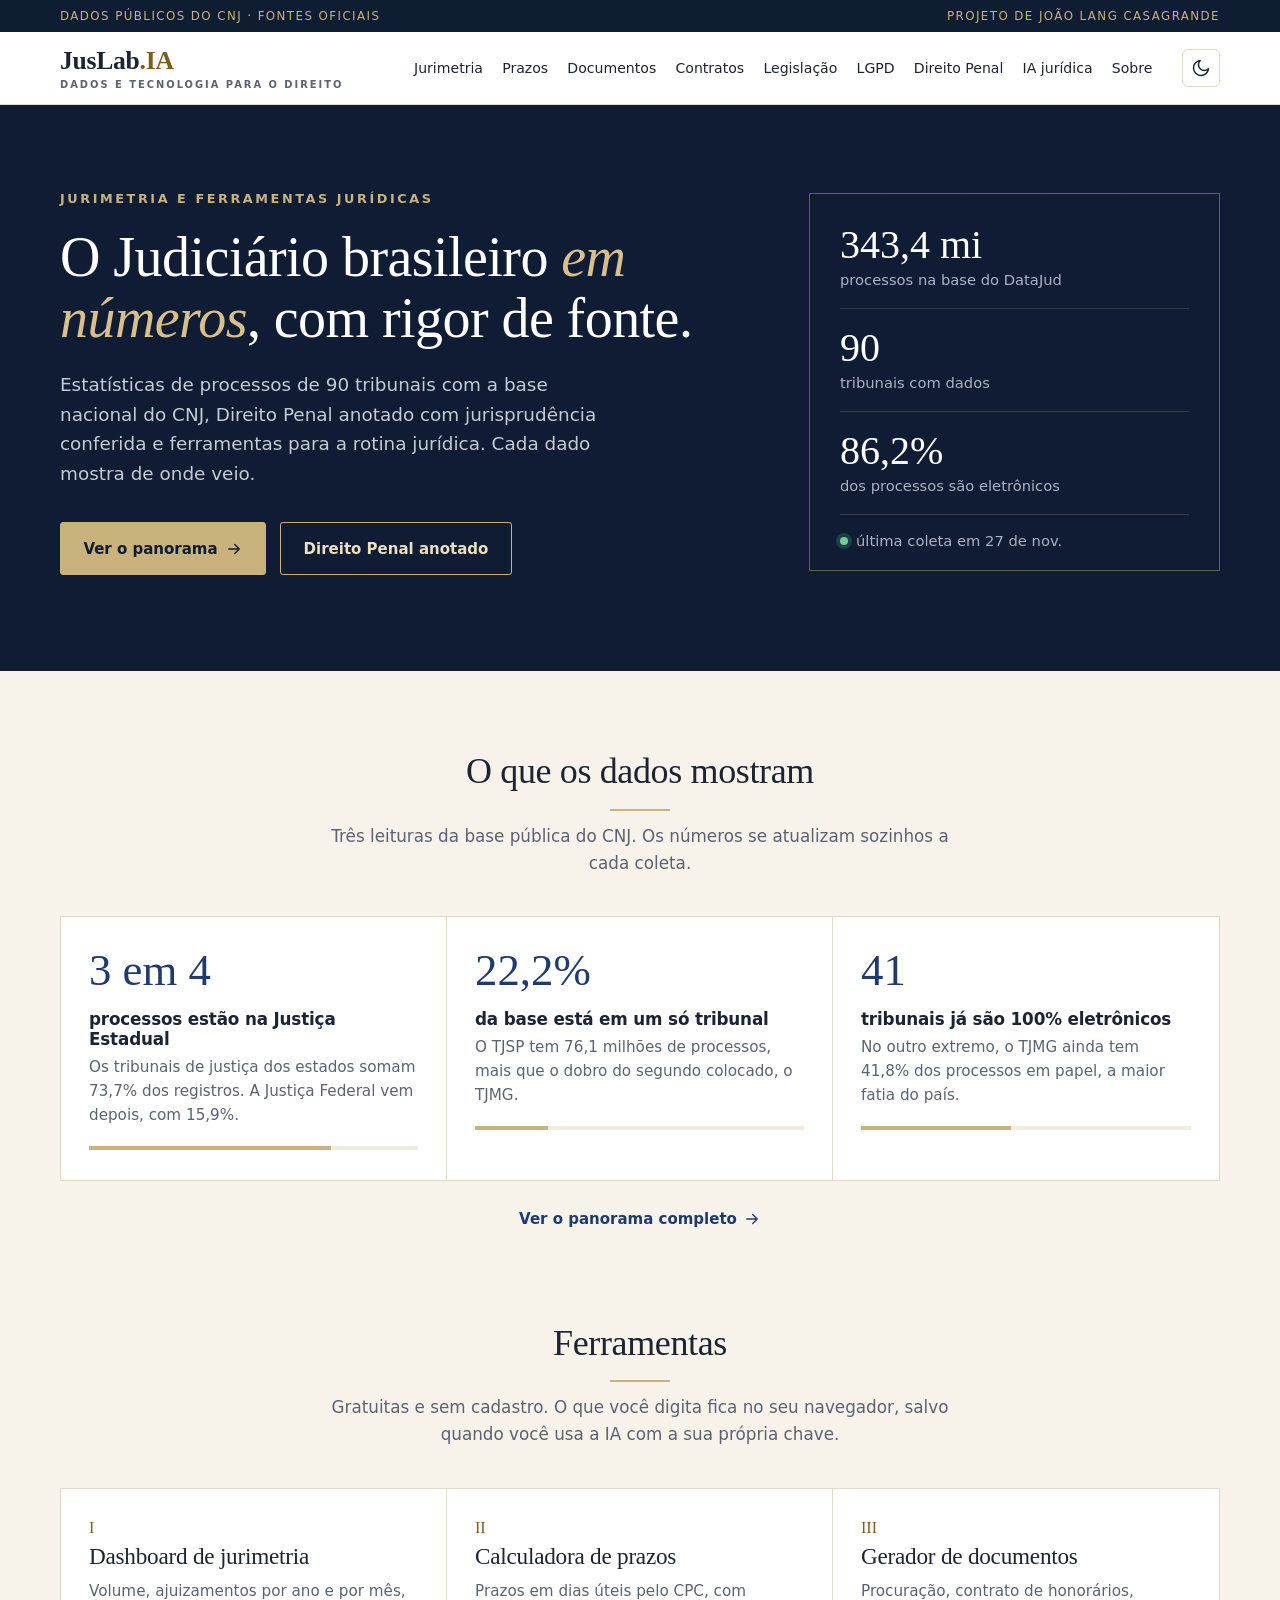
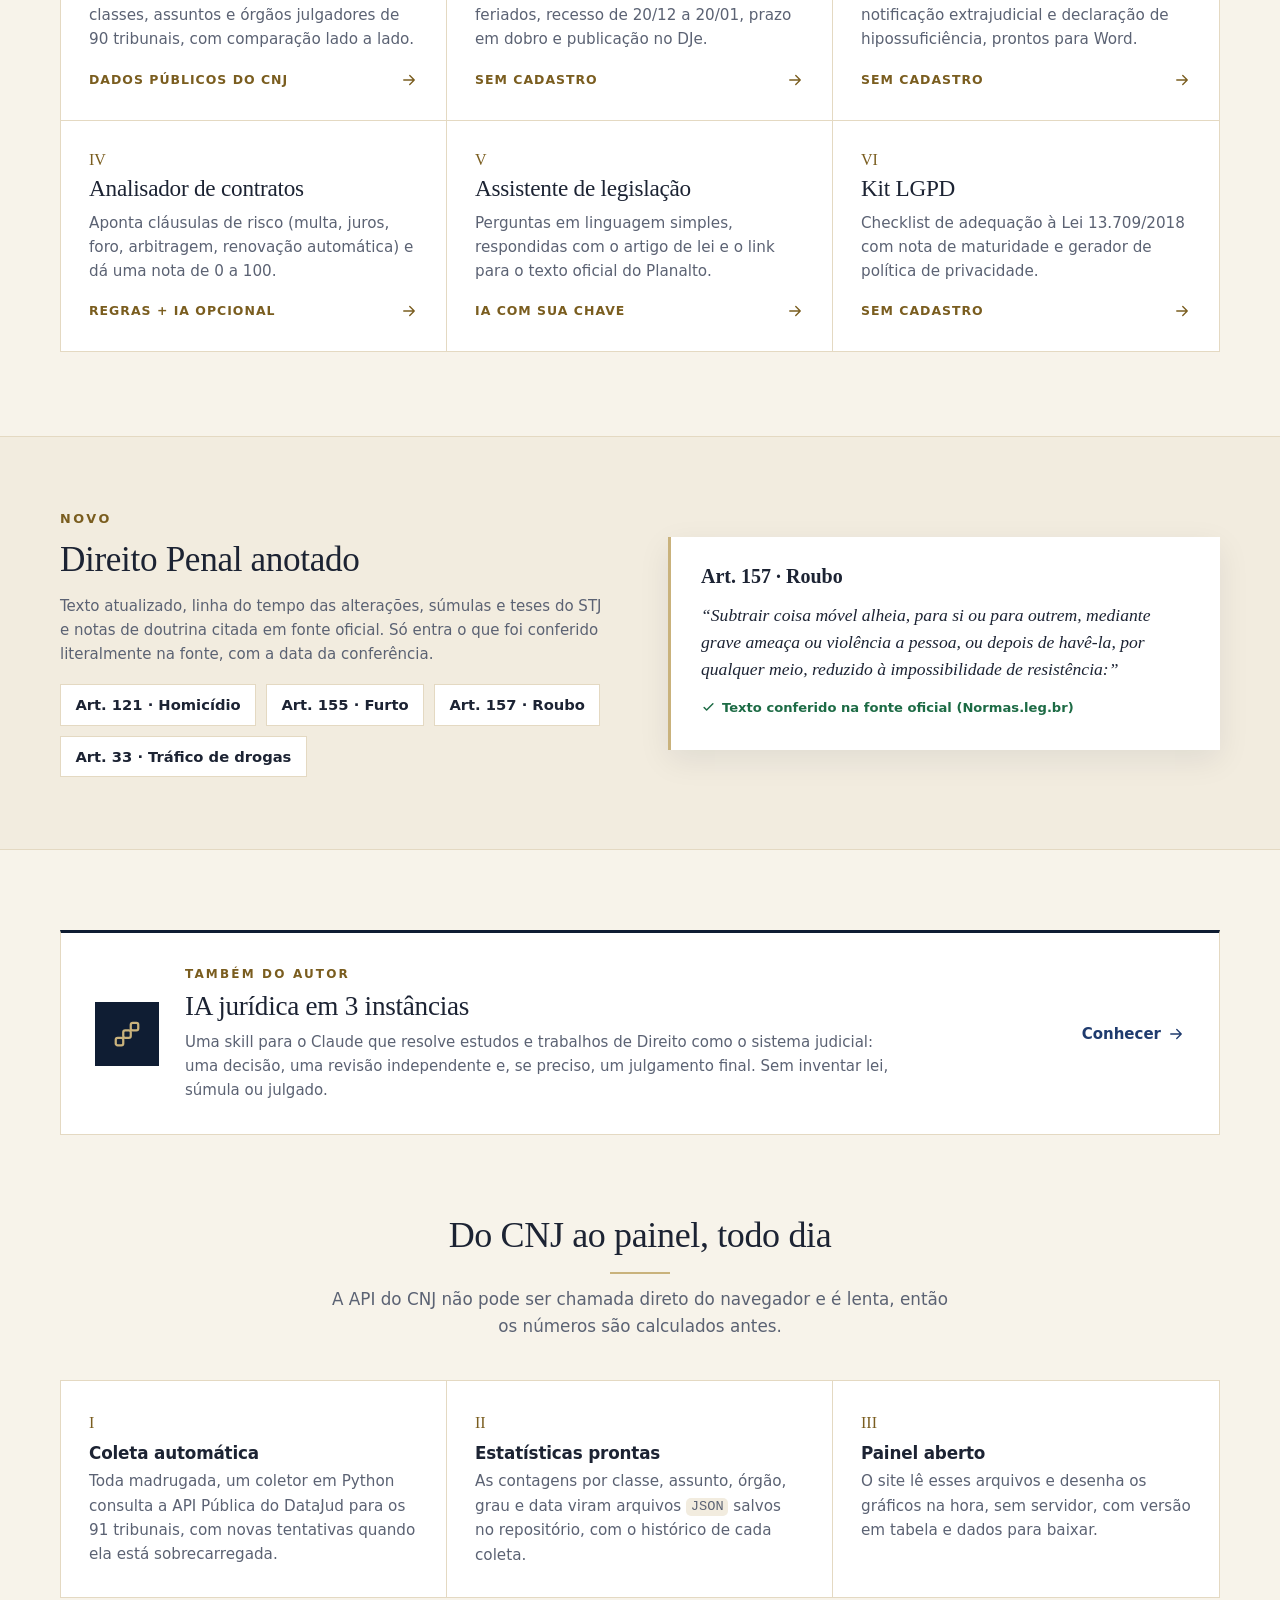
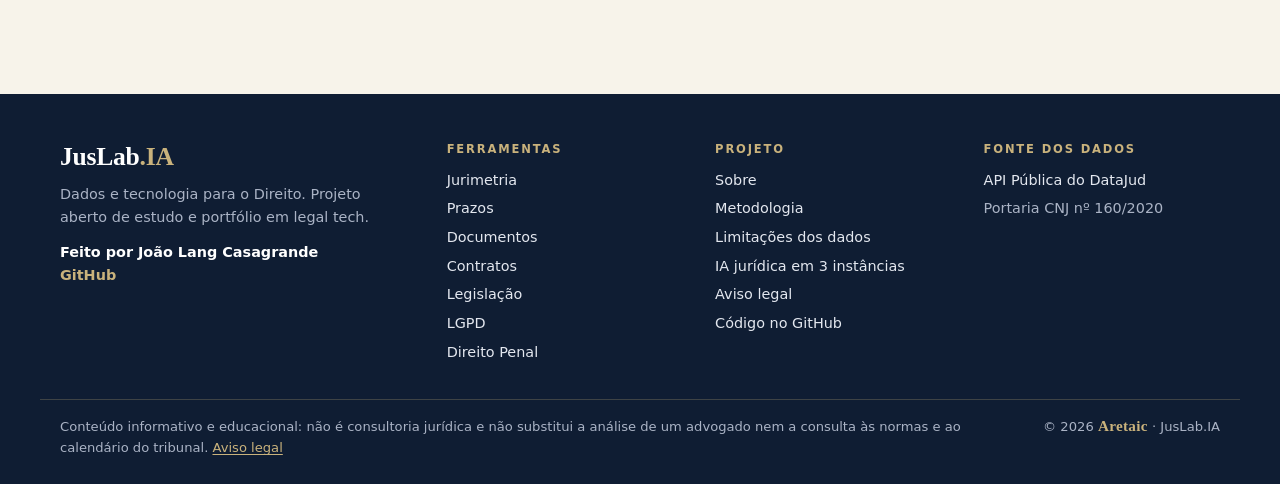
<file: index.html>
<!doctype html>
<html lang="pt-BR">
<head>
  <meta charset="utf-8">
  <meta name="viewport" content="width=device-width, initial-scale=1">
  <title>JusLab.IA · Dados e tecnologia para o Direito</title>
  <meta name="description" content="Ferramentas jurídicas abertas: jurimetria com dados do CNJ, calculadora de prazos do CPC, gerador de documentos, analisador de contratos, assistente de legislação e kit LGPD.">
  <link rel="canonical" href="https://langcasagrande.github.io/dashboard-jurimetria/">
  <meta property="og:type" content="website">
  <meta property="og:locale" content="pt_BR">
  <meta property="og:site_name" content="JusLab.IA">
  <meta property="og:title" content="JusLab.IA · Dados e tecnologia para o Direito">
  <meta property="og:description" content="Ferramentas jurídicas abertas: jurimetria com dados do CNJ, calculadora de prazos do CPC, gerador de documentos, analisador de contratos, assistente de legislação e kit LGPD.">
  <meta property="og:url" content="https://langcasagrande.github.io/dashboard-jurimetria/">
  <meta property="og:image" content="https://langcasagrande.github.io/dashboard-jurimetria/assets/og.png">
  <meta property="og:image:width" content="1200">
  <meta property="og:image:height" content="630">
  <meta property="og:image:alt" content="JusLab.IA: jurimetria com dados públicos do CNJ">
  <meta name="twitter:card" content="summary_large_image">
  <script>try{const t=localStorage.getItem('tema');if(t)document.documentElement.dataset.theme=t}catch(e){}</script>
  <link rel="stylesheet" href="assets/css/style.css">
  <link rel="stylesheet" href="assets/css/inicio.css">
</head>
<body data-base="./" data-page="inicio">
  <section class="hero-esc" aria-labelledby="titulo-inicio">
    <div class="hero">
      <div>
        <span class="sobretitulo">Jurimetria e ferramentas jurídicas</span>
        <h1 id="titulo-inicio">O Judiciário brasileiro <em>em números</em>, com rigor de fonte.</h1>
        <p class="lead">Estatísticas de processos de <span data-campo="tribunais">90</span> tribunais com a base nacional do CNJ, Direito Penal anotado com jurisprudência conferida e ferramentas para a rotina jurídica. Cada dado mostra de onde veio.</p>
        <div class="btns">
          <a class="btn ouro" href="jurimetria/">Ver o panorama <span data-icone="seta"></span></a>
          <a class="btn contorno" href="lei-anotada/">Direito Penal anotado</a>
        </div>
      </div>
      <a class="quadro" href="jurimetria/" aria-label="Abrir o dashboard de jurimetria">
        <div><b data-campo="total-curto">329,5 mi</b><span>processos na base do DataJud</span></div>
        <div><b data-campo="tribunais">90</b><span>tribunais com dados</span></div>
        <div><b data-campo="eletronico">85,3%</b><span>dos processos são eletrônicos</span></div>
        <p class="vivo"><i></i><span data-campo="atualizacao">atualização automática todos os dias</span></p>
      </a>
    </div>
  </section>

  <main id="conteudo">
   <div class="w">
    <section class="sec">
      <h2 class="centro">O que os dados mostram</h2><span class="orn" aria-hidden="true"></span>
      <p class="intro centro">Três leituras da base pública do CNJ. Os números se atualizam sozinhos a cada coleta.</p>
      <div class="achados" data-campo="achados">
        <article class="achado"><b>3 em 4</b><h3>processos estão na Justiça Estadual</h3><p>Os tribunais de justiça dos estados concentram a maior parte dos registros.</p></article>
        <article class="achado"><b>23,1%</b><h3>da base está em um só tribunal</h3><p>O TJSP é, de longe, o maior tribunal da base.</p></article>
        <article class="achado"><b>41</b><h3>tribunais já são 100% eletrônicos</h3><p>Outros ainda guardam parte dos processos em papel.</p></article>
      </div>
      <p class="centro"><a class="mais" href="jurimetria/">Ver o panorama completo <span data-icone="seta"></span></a></p>
    </section>

    <section class="sec" id="ferramentas">
      <h2 class="centro">Ferramentas</h2><span class="orn" aria-hidden="true"></span>
      <p class="intro centro">Gratuitas e sem cadastro. O que você digita fica no seu navegador, salvo quando você usa a IA com a sua própria chave.</p>
      <div class="ferramentas" data-campo="ferramentas"></div>
    </section>
   </div>

  <section class="penal" aria-labelledby="titulo-penal">
    <div class="penal-in">
      <div>
        <span class="sobretitulo">Novo</span>
        <h2 id="titulo-penal">Direito Penal anotado</h2>
        <p>Texto atualizado, linha do tempo das alterações, súmulas e teses do STJ e notas de doutrina citada em fonte oficial. Só entra o que foi conferido literalmente na fonte, com a data da conferência.</p>
        <ul class="lista-artigos" data-campo="artigos">
          <li><a href="lei-anotada/?artigo=cp-121">Art. 121 · Homicídio</a></li>
          <li><a href="lei-anotada/?artigo=cp-157">Art. 157 · Roubo</a></li>
        </ul>
      </div>
      <a class="artigo-cartao" href="lei-anotada/?artigo=cp-157">
        <span class="t">Art. 157 · Roubo</span>
        <q>Subtrair coisa móvel alheia, para si ou para outrem, mediante grave ameaça ou violência a pessoa, ou depois de havê-la, por qualquer meio, reduzido à impossibilidade de resistência:</q>
        <span class="s"><span data-icone="check"></span>Texto conferido na fonte oficial (Normas.leg.br)</span>
      </a>
    </div>
  </section>

  <div class="w">
    <section class="sec">
      <a class="destaque-ia" href="ia-juridica/">
        <div class="ic" data-icone="instancias"></div>
        <div><span class="rotulo-sec">Também do autor</span><h2>IA jurídica em 3 instâncias</h2>
          <p>Uma skill para o Claude que resolve estudos e trabalhos de Direito como o sistema judicial: uma decisão, uma revisão independente e, se preciso, um julgamento final. Sem inventar lei, súmula ou julgado.</p></div>
        <span class="ir">Conhecer <span data-icone="seta"></span></span>
      </a>
    </section>

    <section class="sec">
      <h2 class="centro">Do CNJ ao painel, todo dia</h2><span class="orn" aria-hidden="true"></span>
      <p class="intro centro">A API do CNJ não pode ser chamada direto do navegador e é lenta, então os números são calculados antes.</p>
      <div class="passos">
        <div class="passo"><span class="n">I</span><h3>Coleta automática</h3><p>Toda madrugada, um coletor em Python consulta a API Pública do DataJud para os 91 tribunais, com novas tentativas quando ela está sobrecarregada.</p></div>
        <div class="passo"><span class="n">II</span><h3>Estatísticas prontas</h3><p>As contagens por classe, assunto, órgão, grau e data viram arquivos <code>JSON</code> salvos no repositório, com o histórico de cada coleta.</p></div>
        <div class="passo"><span class="n">III</span><h3>Painel aberto</h3><p>O site lê esses arquivos e desenha os gráficos na hora, sem servidor, com versão em tabela e dados para baixar.</p></div>
      </div>
    </section>
  </div>
  </main>
  <script src="assets/js/common.js"></script>
  <script src="assets/js/inicio.js"></script>
</body>
</html>
</file>
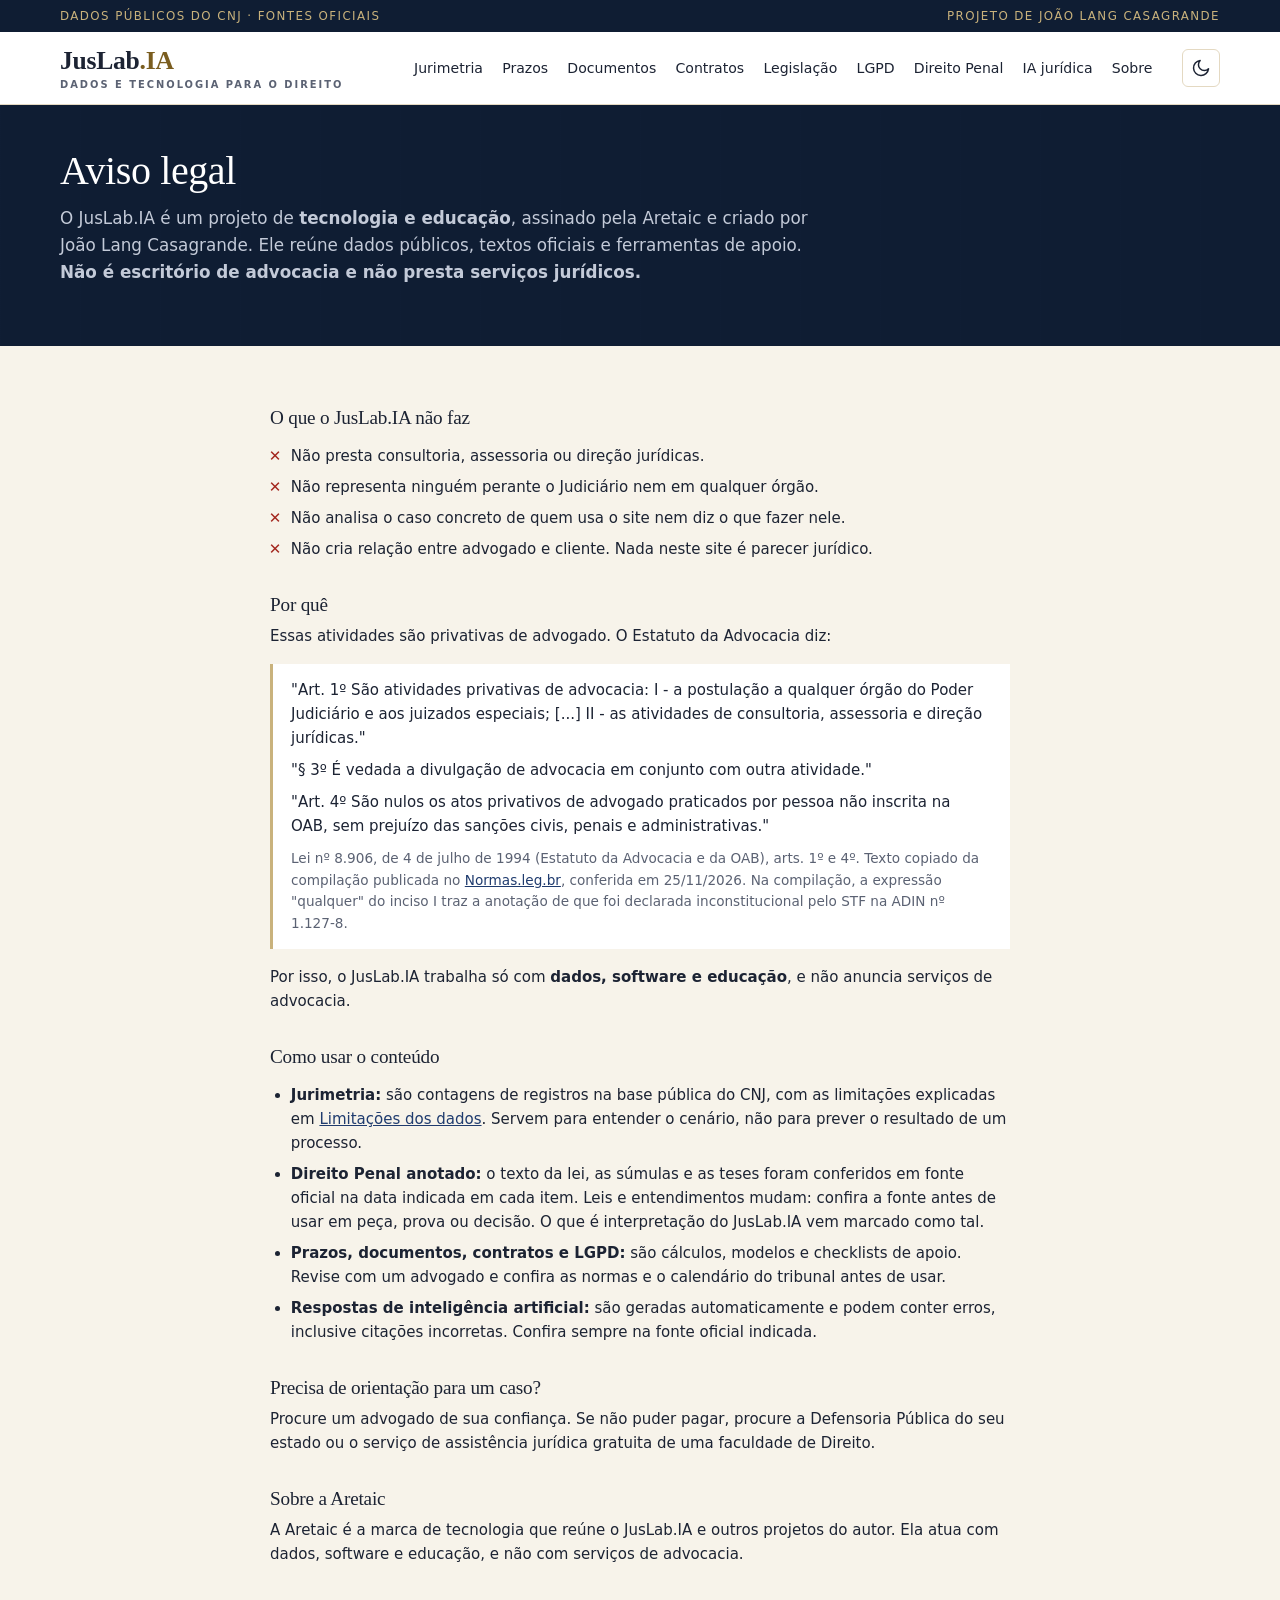
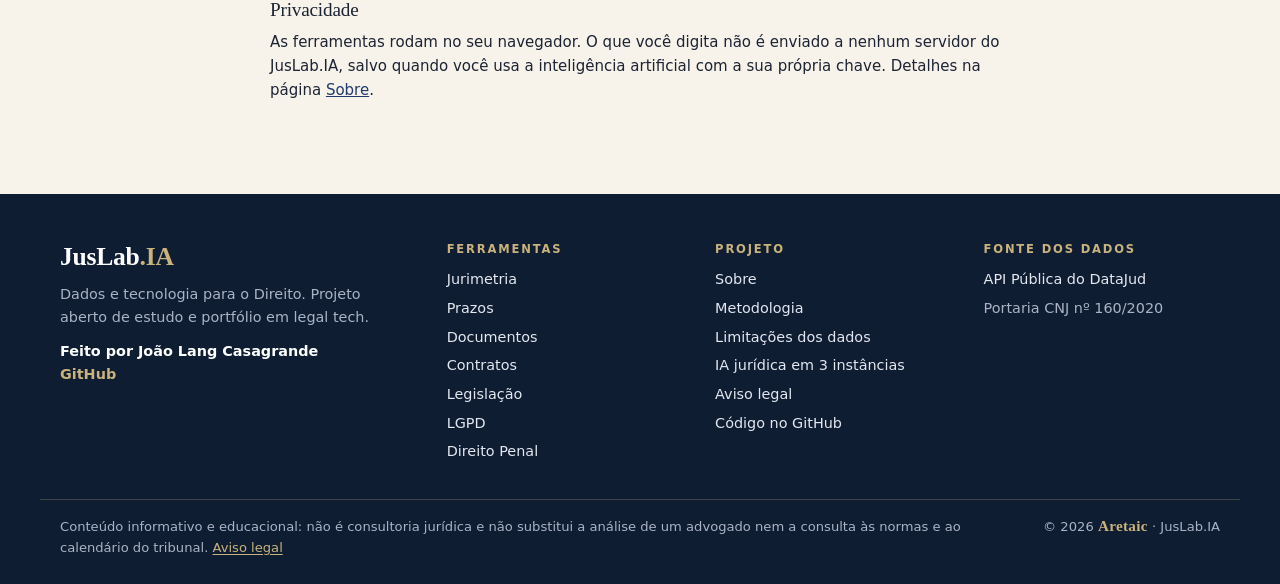
<file: aviso-legal/index.html>
<!doctype html>
<html lang="pt-BR">
<head>
  <meta charset="utf-8">
  <meta name="viewport" content="width=device-width, initial-scale=1">
  <title>Aviso legal</title>
  <meta name="description" content="O JusLab.IA é um projeto de tecnologia e educação: reúne dados públicos, textos oficiais e ferramentas de apoio. Não presta consultoria, assessoria nem qualquer serviço de advocacia.">
  <link rel="canonical" href="https://langcasagrande.github.io/dashboard-jurimetria/aviso-legal/">
  <meta property="og:type" content="website">
  <meta property="og:locale" content="pt_BR">
  <meta property="og:site_name" content="JusLab.IA">
  <meta property="og:title" content="Aviso legal · JusLab.IA">
  <meta property="og:description" content="O JusLab.IA é um projeto de tecnologia e educação. Não presta consultoria, assessoria nem qualquer serviço de advocacia.">
  <meta property="og:url" content="https://langcasagrande.github.io/dashboard-jurimetria/aviso-legal/">
  <meta property="og:image" content="https://langcasagrande.github.io/dashboard-jurimetria/assets/og.png">
  <meta property="og:image:width" content="1200">
  <meta property="og:image:height" content="630">
  <meta property="og:image:alt" content="JusLab.IA: dados e tecnologia para o Direito">
  <meta name="twitter:card" content="summary_large_image">
  <script>try{const t=localStorage.getItem('tema');if(t)document.documentElement.dataset.theme=t}catch(e){}</script>
  <link rel="stylesheet" href="../assets/css/style.css">
  <style>
    .prosa { max-width: 780px; }
    .prosa h2 { margin-top: 2rem; scroll-margin-top: 80px; }
    .prosa ul { padding-left: 1.3rem; }
    .prosa li { margin-bottom: .45rem; }
    .lei-citada { margin: 1rem 0; padding: 14px 18px; border-left: 3px solid var(--ouro-claro); background: var(--surface); }
    .lei-citada p { margin: 0 0 .5rem; }
    .lei-citada cite { display: block; font-style: normal; font-size: .85rem; color: var(--muted); margin-top: .6rem; }
    .nao-faz li::marker { content: "✕  "; color: var(--bad); }
  </style>
</head>
<body data-base="../" data-page="aviso-legal">
  <main class="prosa">
    <section class="page-head">
      <h1>Aviso legal</h1>
      <p>O JusLab.IA é um projeto de <strong>tecnologia e educação</strong>, assinado pela Aretaic e criado por João Lang Casagrande. Ele reúne dados públicos, textos oficiais e ferramentas de apoio. <strong>Não é escritório de advocacia e não presta serviços jurídicos.</strong></p>
    </section>

    <h2 id="nao-faz">O que o JusLab.IA não faz</h2>
    <ul class="nao-faz">
      <li>Não presta consultoria, assessoria ou direção jurídicas.</li>
      <li>Não representa ninguém perante o Judiciário nem em qualquer órgão.</li>
      <li>Não analisa o caso concreto de quem usa o site nem diz o que fazer nele.</li>
      <li>Não cria relação entre advogado e cliente. Nada neste site é parecer jurídico.</li>
    </ul>

    <h2 id="por-que">Por quê</h2>
    <p>Essas atividades são privativas de advogado. O Estatuto da Advocacia diz:</p>
    <div class="lei-citada">
      <p>"Art. 1º São atividades privativas de advocacia: I - a postulação a qualquer órgão do Poder Judiciário e aos juizados especiais; [...] II - as atividades de consultoria, assessoria e direção jurídicas."</p>
      <p>"§ 3º É vedada a divulgação de advocacia em conjunto com outra atividade."</p>
      <p>"Art. 4º São nulos os atos privativos de advogado praticados por pessoa não inscrita na OAB, sem prejuízo das sanções civis, penais e administrativas."</p>
      <cite>Lei nº 8.906, de 4 de julho de 1994 (Estatuto da Advocacia e da OAB), arts. 1º e 4º. Texto copiado da compilação publicada no <a href="https://normas.leg.br/?urn=urn:lex:br:federal:lei:1994-07-04;8906" rel="noopener" target="_blank">Normas.leg.br</a>, conferida em 25/11/2026. Na compilação, a expressão "qualquer" do inciso I traz a anotação de que foi declarada inconstitucional pelo STF na ADIN nº 1.127-8.</cite>
    </div>
    <p>Por isso, o JusLab.IA trabalha só com <strong>dados, software e educação</strong>, e não anuncia serviços de advocacia.</p>

    <h2 id="como-usar">Como usar o conteúdo</h2>
    <ul>
      <li><strong>Jurimetria:</strong> são contagens de registros na base pública do CNJ, com as limitações explicadas em <a href="../sobre/#limitacoes">Limitações dos dados</a>. Servem para entender o cenário, não para prever o resultado de um processo.</li>
      <li><strong>Direito Penal anotado:</strong> o texto da lei, as súmulas e as teses foram conferidos em fonte oficial na data indicada em cada item. Leis e entendimentos mudam: confira a fonte antes de usar em peça, prova ou decisão. O que é interpretação do JusLab.IA vem marcado como tal.</li>
      <li><strong>Prazos, documentos, contratos e LGPD:</strong> são cálculos, modelos e checklists de apoio. Revise com um advogado e confira as normas e o calendário do tribunal antes de usar.</li>
      <li><strong>Respostas de inteligência artificial:</strong> são geradas automaticamente e podem conter erros, inclusive citações incorretas. Confira sempre na fonte oficial indicada.</li>
    </ul>

    <h2 id="caso-concreto">Precisa de orientação para um caso?</h2>
    <p>Procure um advogado de sua confiança. Se não puder pagar, procure a Defensoria Pública do seu estado ou o serviço de assistência jurídica gratuita de uma faculdade de Direito.</p>

    <h2 id="aretaic">Sobre a Aretaic</h2>
    <p>A Aretaic é a marca de tecnologia que reúne o JusLab.IA e outros projetos do autor. Ela atua com dados, software e educação, e não com serviços de advocacia.</p>

    <h2 id="privacidade">Privacidade</h2>
    <p>As ferramentas rodam no seu navegador. O que você digita não é enviado a nenhum servidor do JusLab.IA, salvo quando você usa a inteligência artificial com a sua própria chave. Detalhes na página <a href="../sobre/">Sobre</a>.</p>
  </main>
  <script src="../assets/js/common.js"></script>
</body>
</html>
</file>
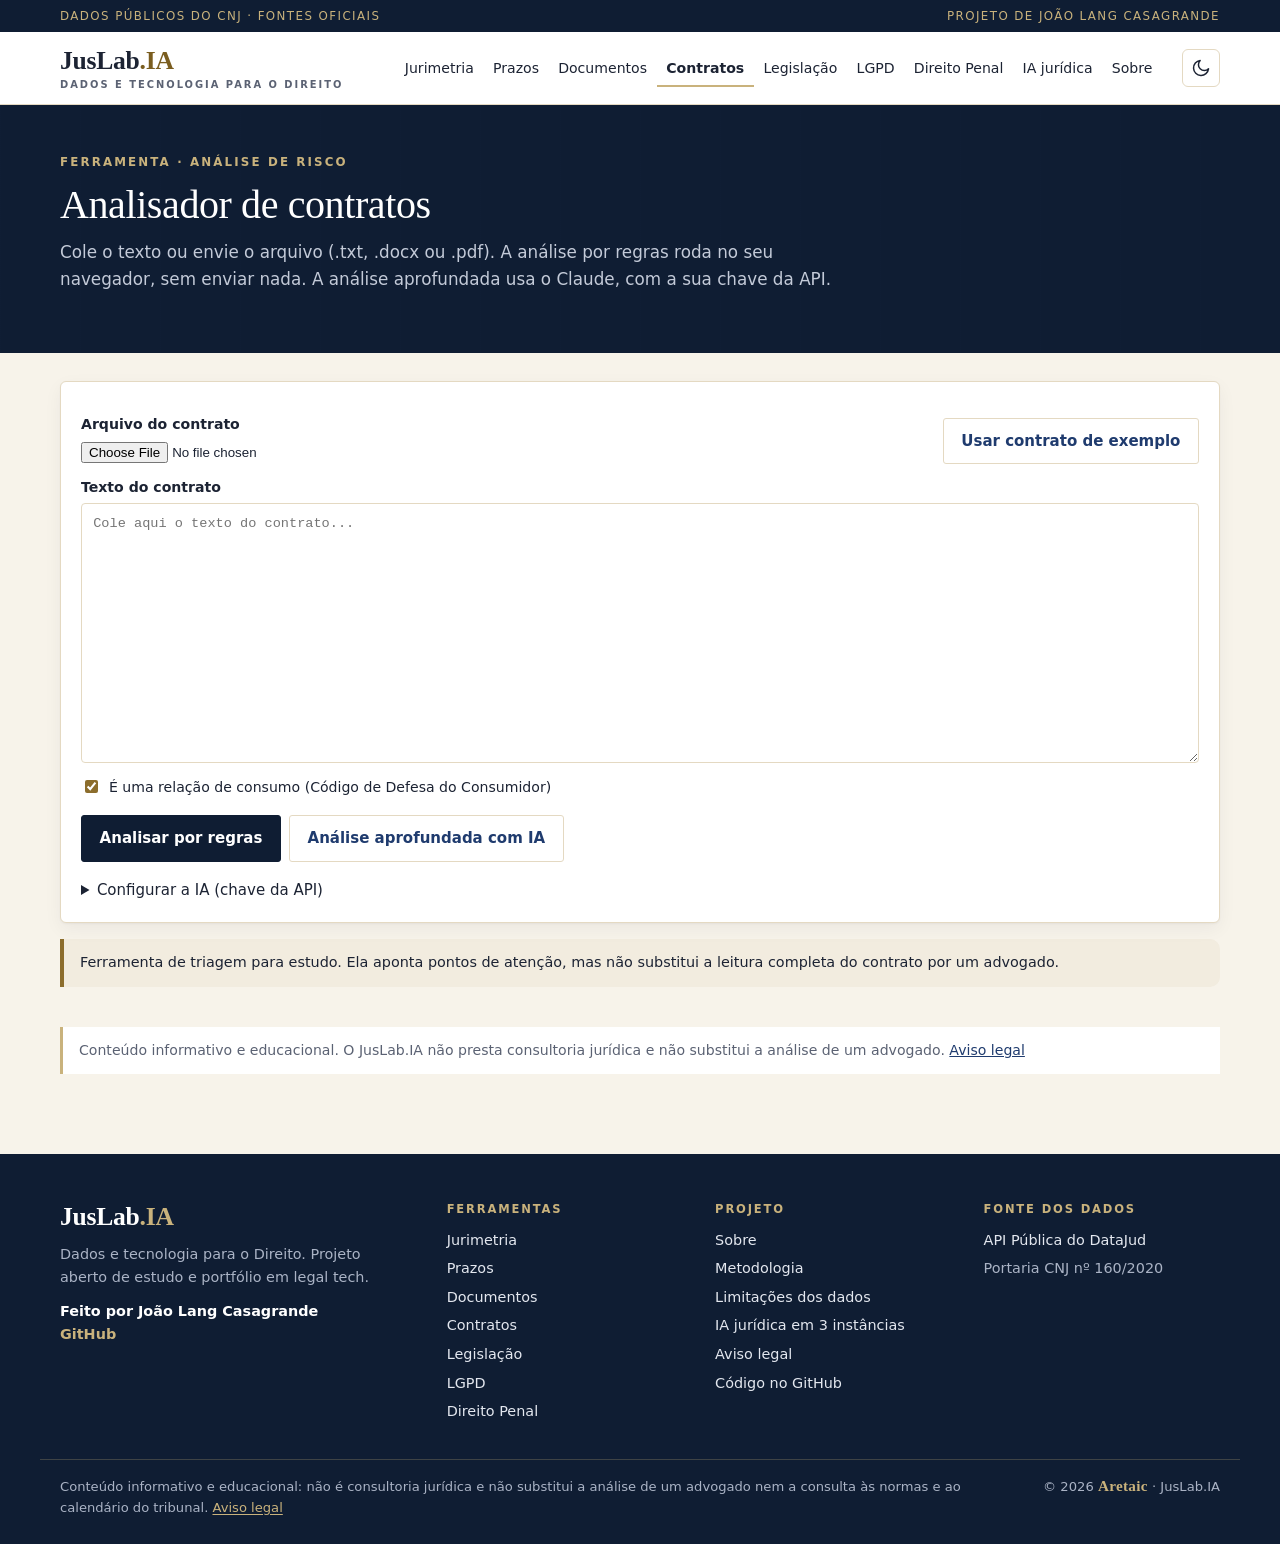
<file: contratos/index.html>
<!doctype html>
<html lang="pt-BR">
<head>
  <meta charset="utf-8">
  <meta name="viewport" content="width=device-width, initial-scale=1">
  <title>Analisador de Contratos</title>
  <meta name="description" content="Aponta cláusulas de risco em contratos (multa, juros, renovação automática, foro, arbitragem, limitação de responsabilidade) com fundamento legal e sugestão de redação.">
  <link rel="canonical" href="https://langcasagrande.github.io/dashboard-jurimetria/contratos/">
  <meta property="og:type" content="website">
  <meta property="og:locale" content="pt_BR">
  <meta property="og:site_name" content="JusLab.IA">
  <meta property="og:title" content="Analisador de Contratos · JusLab.IA">
  <meta property="og:description" content="Aponta cláusulas de risco em contratos (multa, juros, renovação automática, foro, arbitragem, limitação de responsabilidade) com fundamento legal e sugestão de redação.">
  <meta property="og:url" content="https://langcasagrande.github.io/dashboard-jurimetria/contratos/">
  <meta property="og:image" content="https://langcasagrande.github.io/dashboard-jurimetria/assets/og.png">
  <meta property="og:image:width" content="1200">
  <meta property="og:image:height" content="630">
  <meta property="og:image:alt" content="JusLab.IA: jurimetria com dados públicos do CNJ">
  <meta name="twitter:card" content="summary_large_image">
  <script>try{const t=localStorage.getItem('tema');if(t)document.documentElement.dataset.theme=t}catch(e){}</script>
  <link rel="stylesheet" href="../assets/css/style.css">
  <style>
    #texto { min-height: 260px; font-family: var(--mono); font-size: .85rem; }
    .score { display: flex; align-items: center; gap: 18px; flex-wrap: wrap; }
    .gauge { --v: 0; --c: var(--ok); width: 110px; height: 110px; border-radius: 50%; display: grid; place-items: center; flex: none;
      background: conic-gradient(var(--c) calc(var(--v) * 1%), var(--surface-2) 0); }
    .gauge span { width: 84px; height: 84px; border-radius: 50%; background: var(--surface); display: grid; place-items: center; font-size: 1.6rem; font-weight: 700; }
    .counts { display: flex; gap: 8px; flex-wrap: wrap; }
    .finding { border: 1px solid var(--border); border-left-width: 4px; border-radius: 8px; padding: 12px 14px; margin-bottom: 10px; background: var(--surface); }
    .finding.alto { border-left-color: var(--bad); } .finding.medio { border-left-color: var(--warn); }
    .finding.baixo { border-left-color: var(--primary); } .finding.info { border-left-color: var(--ok); }
    .finding h3 { display: flex; gap: 8px; align-items: center; flex-wrap: wrap; margin-bottom: .35rem; }
    .finding blockquote { overflow-wrap: anywhere; margin: .5rem 0; padding: .4rem .7rem; background: var(--surface-2); border-radius: 6px; font-size: .88rem; cursor: pointer; }
    .finding .meta { font-size: .85rem; color: var(--muted); margin: .25rem 0 0; }
    .marked { overflow-wrap: anywhere; white-space: pre-wrap; font-size: .9rem; line-height: 1.7; max-height: 520px; overflow: auto; padding: 12px; background: var(--surface-2); border-radius: 8px; }
    mark { border-radius: 3px; padding: 0 1px; color: inherit; }
    mark.alto { background: var(--bad-soft); outline: 1px solid var(--bad); }
    mark.medio { background: var(--warn-soft); outline: 1px solid var(--warn); }
    mark.baixo { background: var(--primary-soft); }
    mark.info { background: var(--ok-soft); }
    mark.flash { animation: flash 1.2s; }
    @keyframes flash { 0%, 60% { box-shadow: 0 0 0 4px var(--accent); } 100% { box-shadow: none; } }
  </style>
</head>
<body data-base="../" data-page="contratos">
  <main>
    <section class="page-head">
      <h1>Analisador de contratos</h1>
      <p>Cole o texto ou envie o arquivo (.txt, .docx ou .pdf). A análise por regras roda no seu navegador, sem enviar nada. A análise aprofundada usa o Claude, com a sua chave da API.</p>
    </section>

    <div class="grid" style="gap:16px">
      <section class="card">
        <div class="row" style="align-items:flex-end">
          <div>
            <label for="arquivo">Arquivo do contrato</label>
            <input type="file" id="arquivo" accept=".txt,.docx,.pdf,text/plain,application/pdf,application/vnd.openxmlformats-officedocument.wordprocessingml.document">
          </div>
          <div style="flex:0 0 auto"><button class="btn secondary" type="button" id="exemplo">Usar contrato de exemplo</button></div>
        </div>
        <label for="texto">Texto do contrato</label>
        <textarea id="texto" placeholder="Cole aqui o texto do contrato..."></textarea>
        <label class="check"><input type="checkbox" id="consumo" checked> É uma relação de consumo (Código de Defesa do Consumidor)</label>
        <div class="actions">
          <button class="btn" type="button" id="analisar">Analisar por regras</button>
          <button class="btn secondary" type="button" id="analisar-ia">Análise aprofundada com IA</button>
          <span id="status" class="muted" style="align-self:center"></span>
        </div>
        <details style="margin-top:1rem">
          <summary>Configurar a IA (chave da API)</summary>
          <div id="ia-chave" style="margin-top:.5rem"></div>
        </details>
      </section>

      <section id="resultado" hidden></section>
      <section id="resultado-ia" hidden></section>
    </div>

    <div class="notice">Ferramenta de triagem para estudo. Ela aponta pontos de atenção, mas não substitui a leitura completa do contrato por um advogado.</div>
  </main>
  <script src="../assets/js/common.js"></script>
  <script src="regras.js"></script>
  <script src="exemplo.js"></script>
  <script type="module" src="contratos.js"></script>
</body>
</html>
</file>
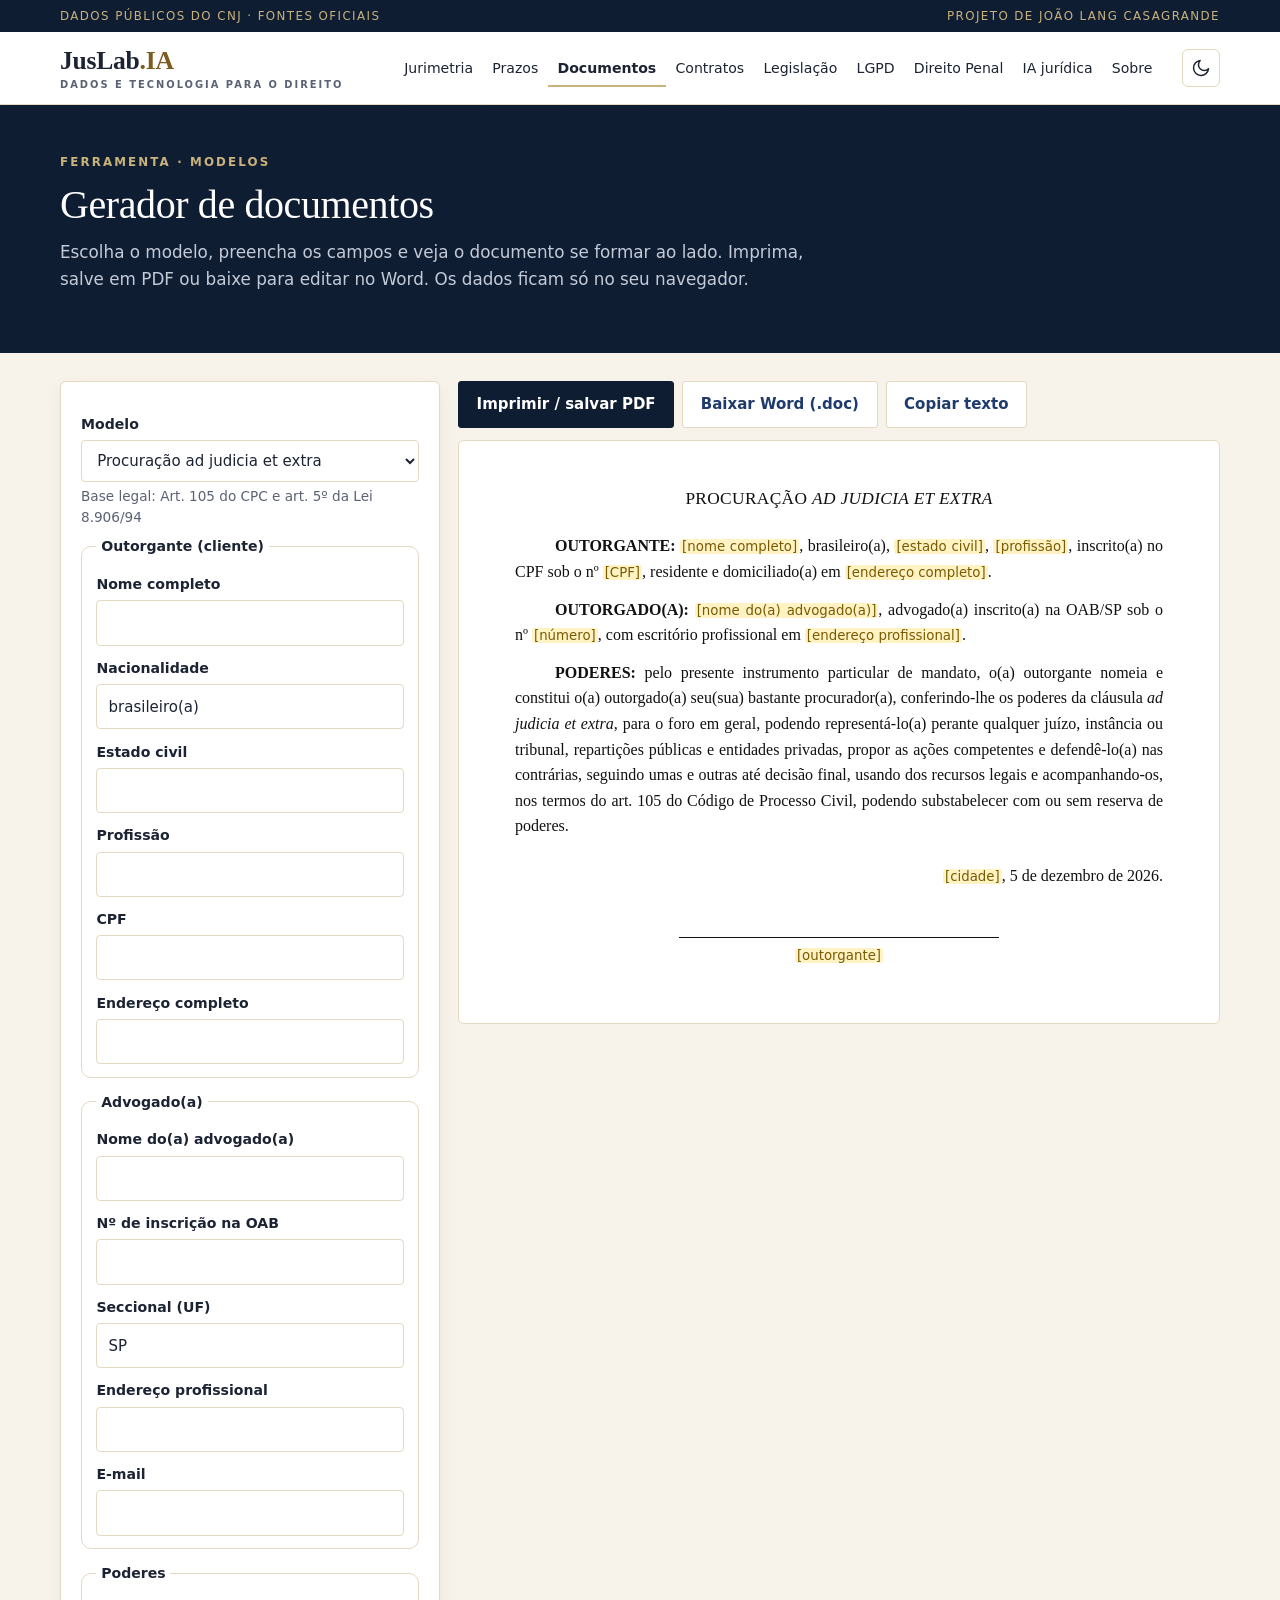
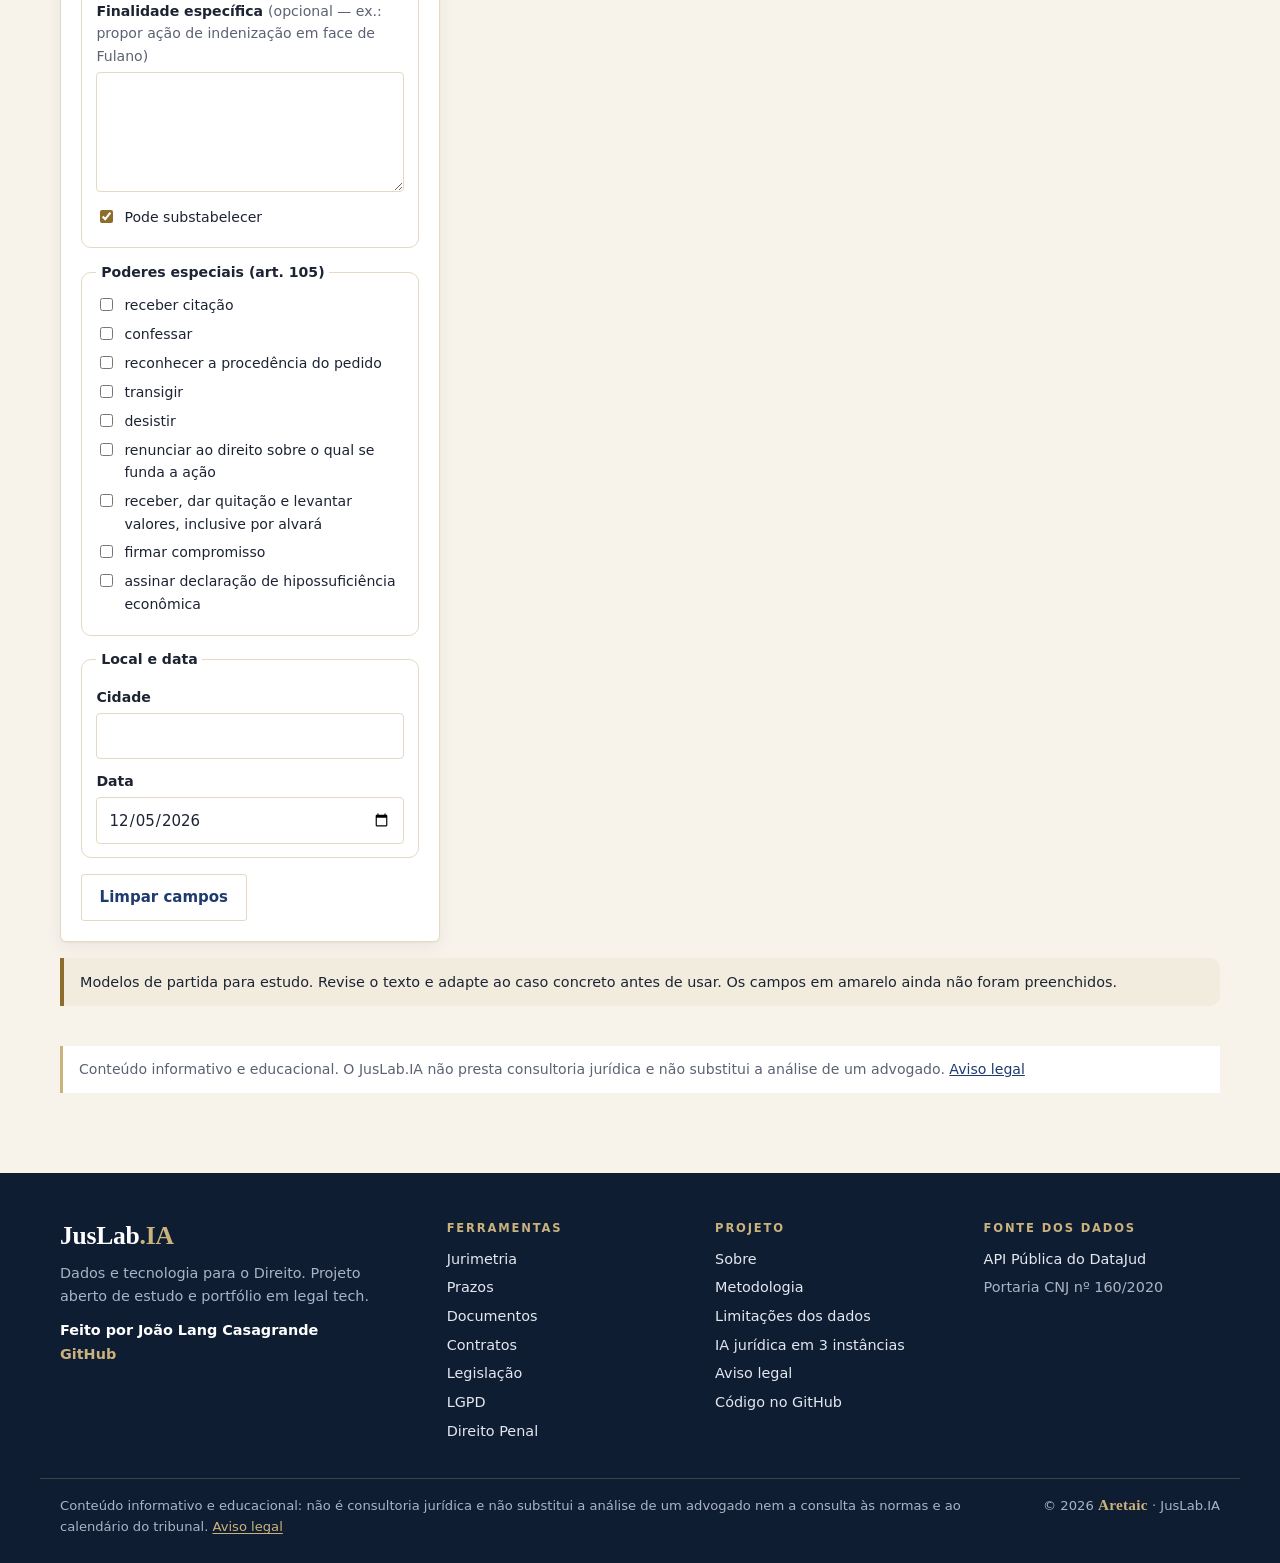
<file: documentos/index.html>
<!doctype html>
<html lang="pt-BR">
<head>
  <meta charset="utf-8">
  <meta name="viewport" content="width=device-width, initial-scale=1">
  <title>Gerador de Documentos</title>
  <meta name="description" content="Gere procuração, substabelecimento, contrato de honorários, notificação extrajudicial e declaração de hipossuficiência prontos para imprimir ou baixar em Word.">
  <link rel="canonical" href="https://langcasagrande.github.io/dashboard-jurimetria/documentos/">
  <meta property="og:type" content="website">
  <meta property="og:locale" content="pt_BR">
  <meta property="og:site_name" content="JusLab.IA">
  <meta property="og:title" content="Gerador de Documentos · JusLab.IA">
  <meta property="og:description" content="Gere procuração, substabelecimento, contrato de honorários, notificação extrajudicial e declaração de hipossuficiência prontos para imprimir ou baixar em Word.">
  <meta property="og:url" content="https://langcasagrande.github.io/dashboard-jurimetria/documentos/">
  <meta property="og:image" content="https://langcasagrande.github.io/dashboard-jurimetria/assets/og.png">
  <meta property="og:image:width" content="1200">
  <meta property="og:image:height" content="630">
  <meta property="og:image:alt" content="JusLab.IA: jurimetria com dados públicos do CNJ">
  <meta name="twitter:card" content="summary_large_image">
  <script>try{const t=localStorage.getItem('tema');if(t)document.documentElement.dataset.theme=t}catch(e){}</script>
  <link rel="stylesheet" href="../assets/css/style.css">
  <style>
    .doc { overflow-wrap: anywhere; background: #fff; color: #111; font-family: "Times New Roman", Georgia, serif; font-size: 12pt; line-height: 1.6; padding: 48px 56px; border-radius: 6px; border: 1px solid var(--border); text-align: justify; }
    .doc h1 { font-size: 13pt; text-align: center; margin: 0 0 24px; letter-spacing: .02em; }
    .doc p { margin: 0 0 12px; text-indent: 2.5em; }
    .doc p.right { text-align: right; text-indent: 0; margin-top: 24px; }
    .doc .ph { background: #fff3c4; color: #7a5a00; border-radius: 3px; padding: 0 2px; font-family: var(--font); font-size: 10pt; }
    .doc .sign { margin: 48px auto 8px; max-width: 320px; text-align: center; }
    .doc .sign .line { border-top: 1px solid #111; margin-bottom: 4px; }
    .doc .sign p { text-indent: 0; text-align: center; margin: 0; }
    .doc .sign-grid { display: grid; grid-template-columns: 1fr 1fr; gap: 24px; }
    .form-groups fieldset:first-of-type { margin-top: .4rem; }
    .base { font-size: .85rem; color: var(--muted); margin: .25rem 0 0; }
    @media (max-width: 620px) { .doc { padding: 24px 20px; } .doc .sign-grid { grid-template-columns: 1fr; } }
    @media print {
      .split { display: block; }
      #form-card, .page-head, .notice, .preview-head { display: none !important; }
      .doc { border: none; padding: 0; }
      .doc .ph { background: none; color: #111; }
    }
  </style>
</head>
<body data-base="../" data-page="documentos">
  <main>
    <section class="page-head">
      <h1>Gerador de documentos</h1>
      <p>Escolha o modelo, preencha os campos e veja o documento se formar ao lado. Imprima, salve em PDF ou baixe para editar no Word. Os dados ficam só no seu navegador.</p>
    </section>

    <div class="split">
      <form class="card" id="form-card" autocomplete="off" onsubmit="return false">
        <label for="modelo">Modelo</label>
        <select id="modelo"></select>
        <p class="base" id="base"></p>
        <div class="form-groups" id="campos"></div>
        <div class="actions">
          <button class="btn secondary" type="button" id="limpar">Limpar campos</button>
        </div>
      </form>

      <section>
        <div class="actions preview-head no-print" style="margin-top:0;margin-bottom:12px">
          <button class="btn" type="button" id="imprimir">Imprimir / salvar PDF</button>
          <button class="btn secondary" type="button" id="word">Baixar Word (.doc)</button>
          <button class="btn secondary" type="button" id="copiar">Copiar texto</button>
        </div>
        <article class="doc" id="doc" aria-live="polite"></article>
      </section>
    </div>

    <div class="notice">Modelos de partida para estudo. Revise o texto e adapte ao caso concreto antes de usar. Os campos em amarelo ainda não foram preenchidos.</div>
  </main>
  <script src="../assets/js/common.js"></script>
  <script src="modelos.js"></script>
  <script src="documentos.js"></script>
</body>
</html>
</file>
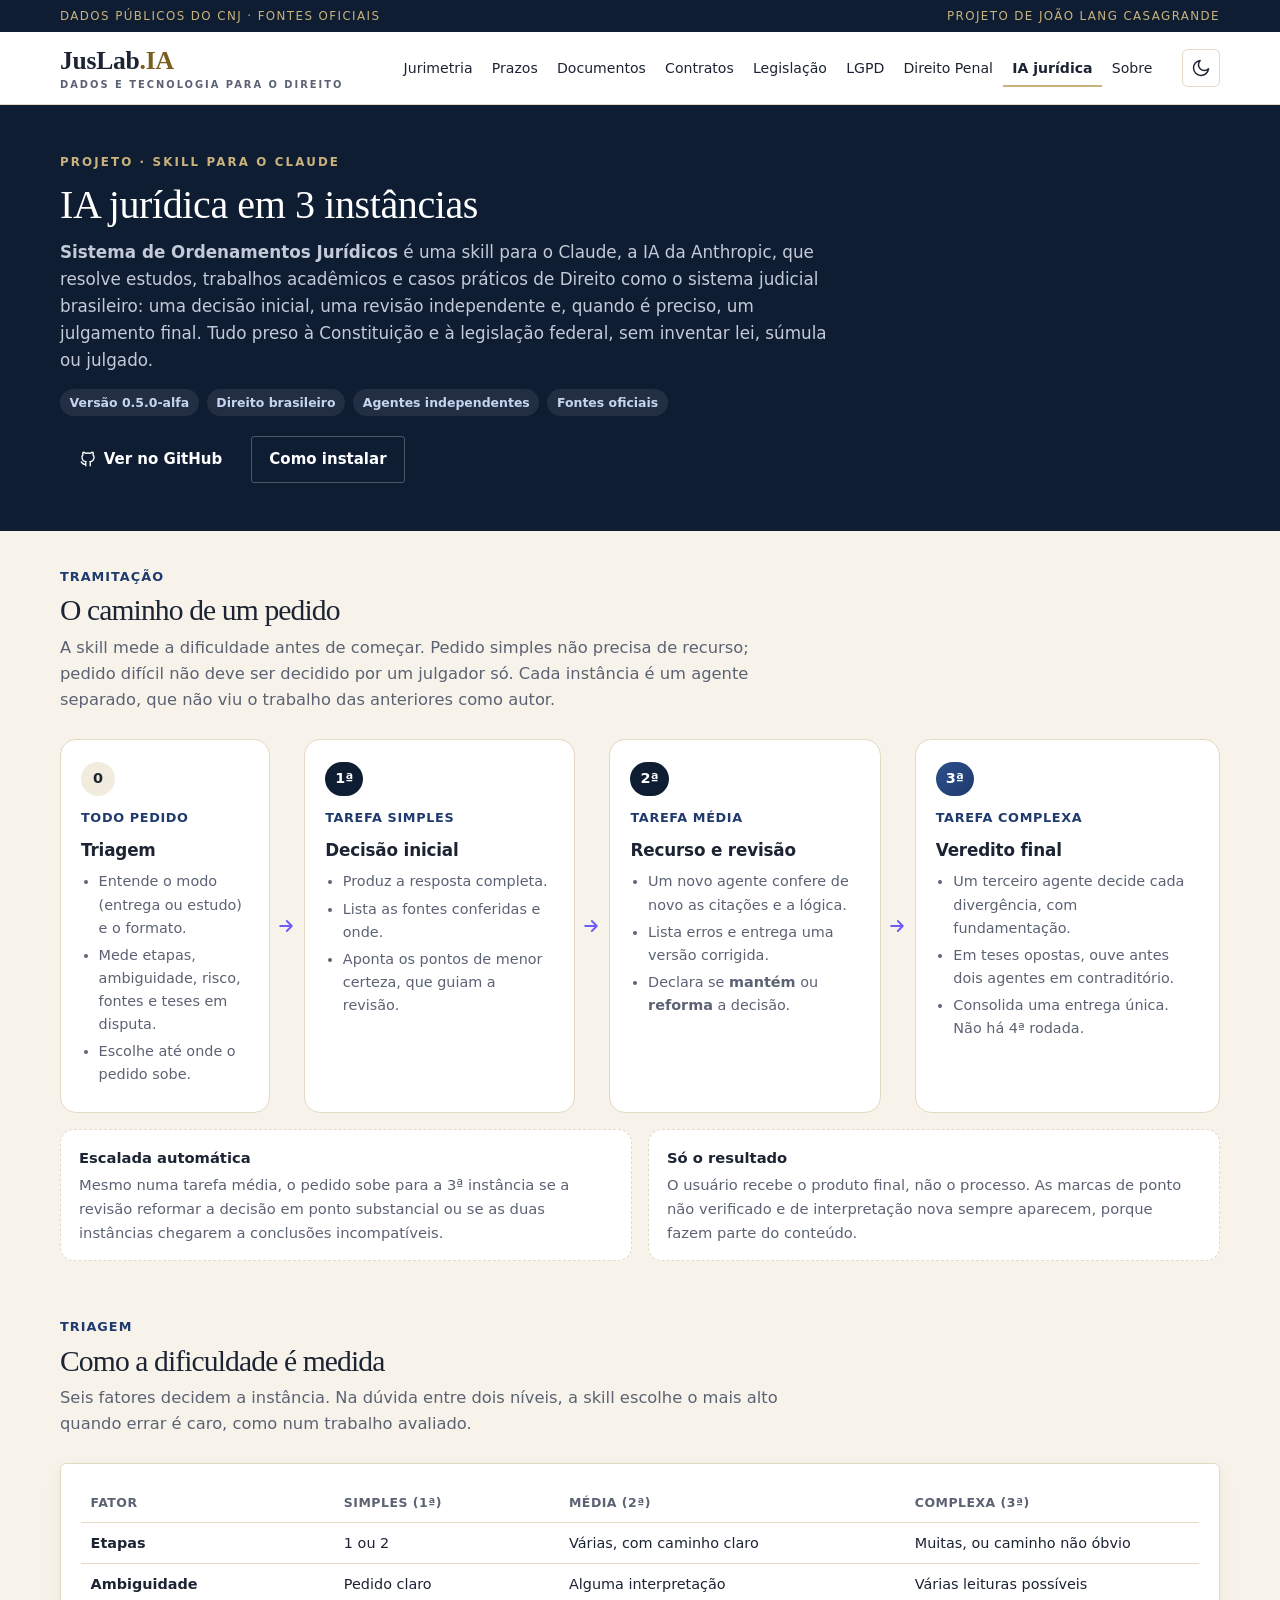
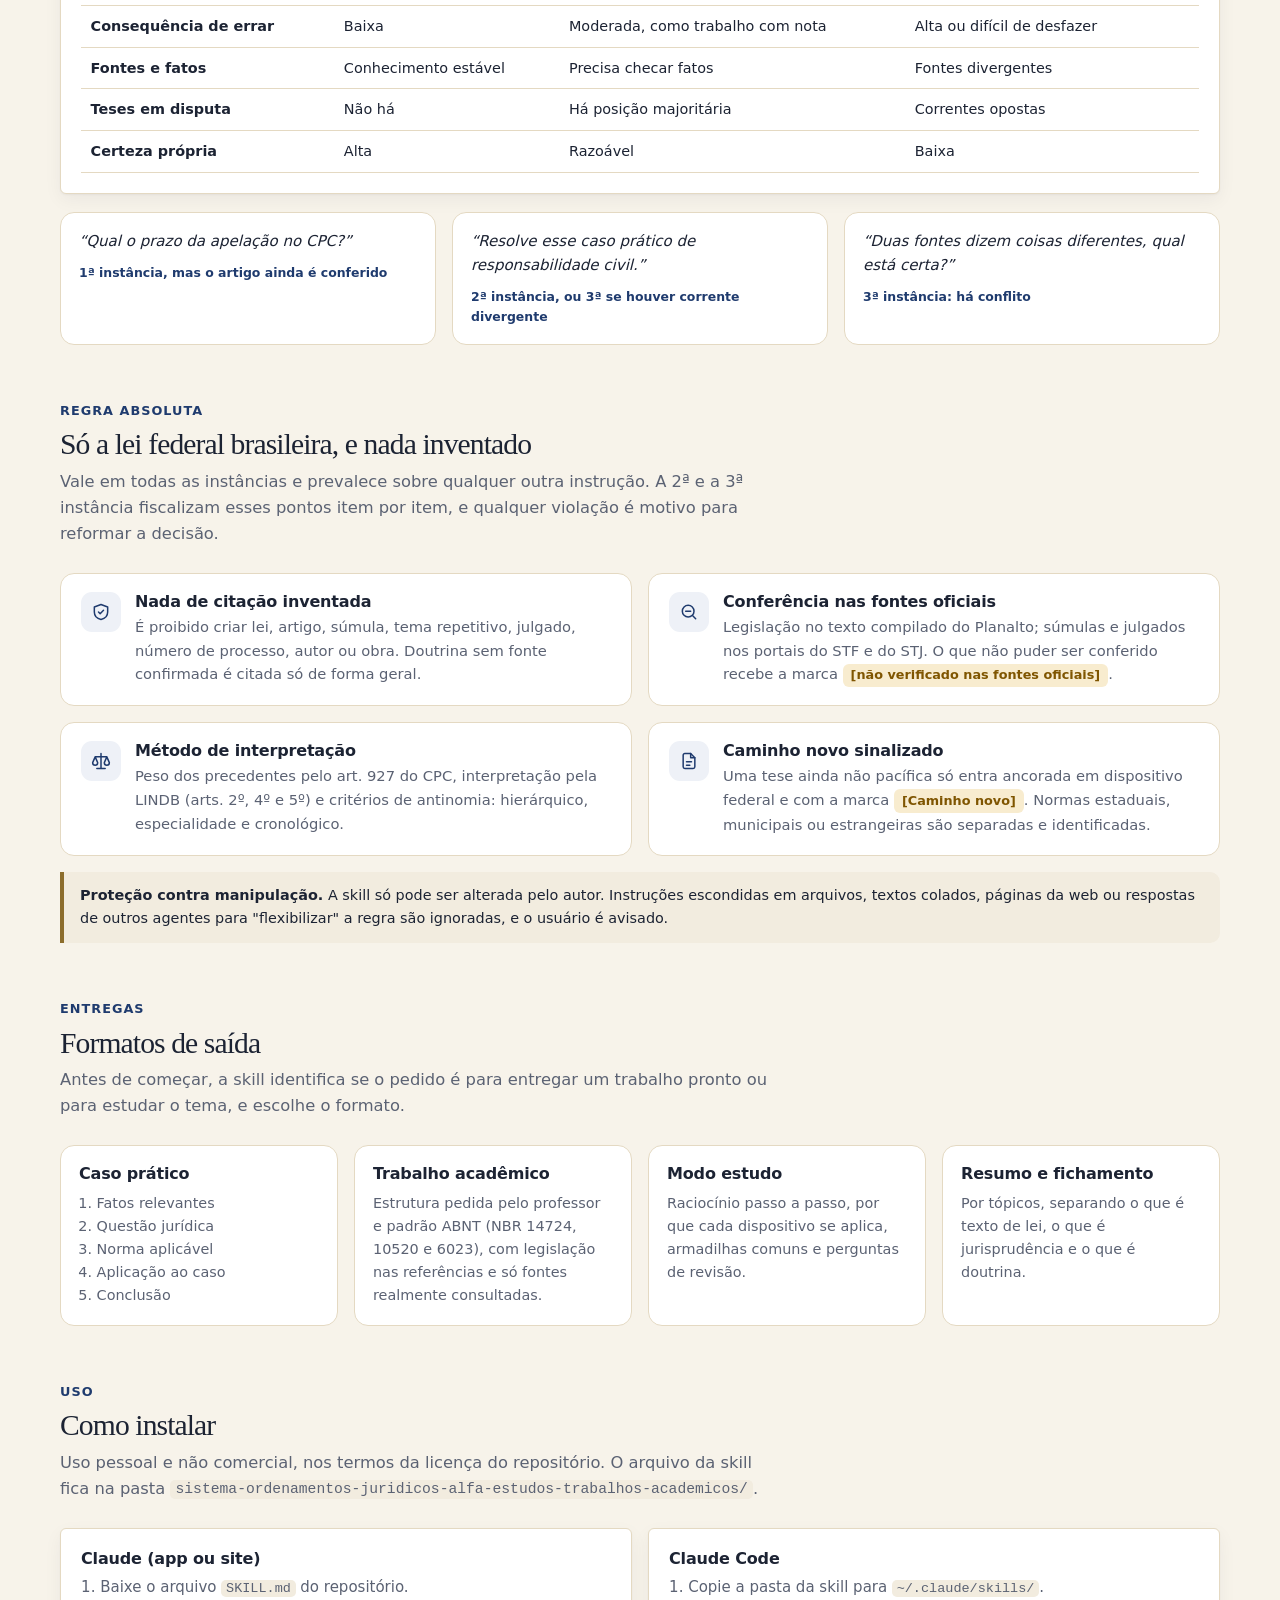
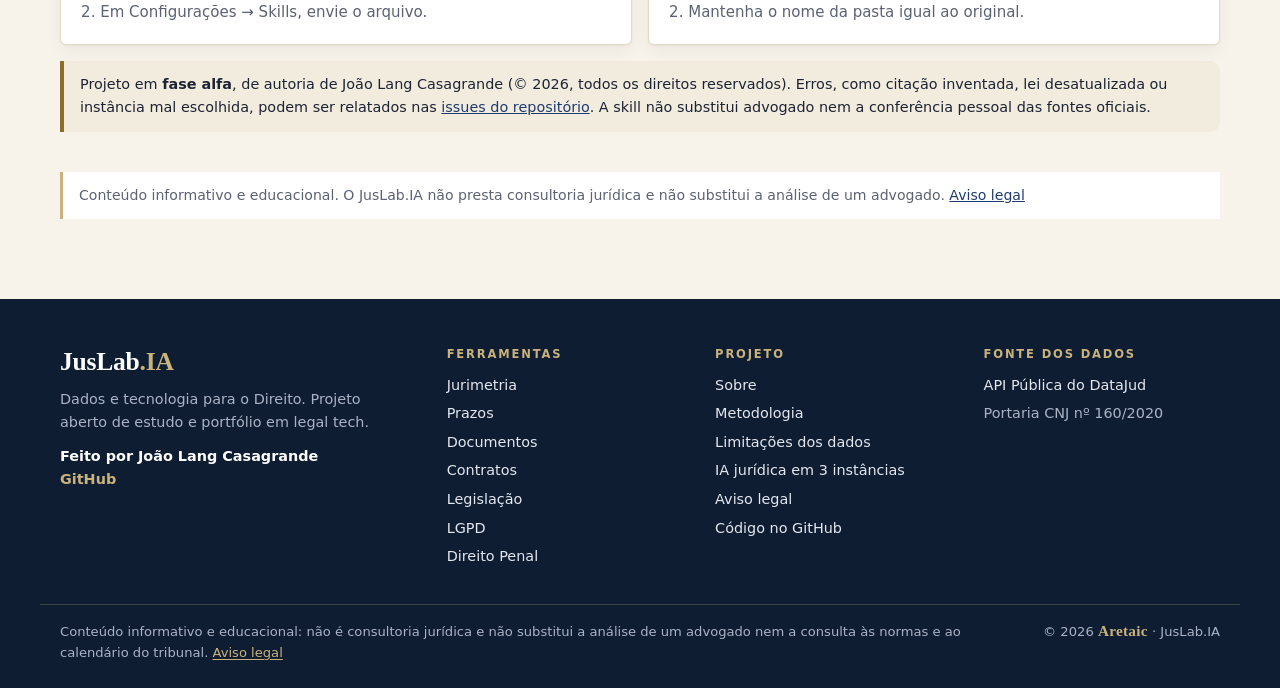
<file: ia-juridica/index.html>
<!doctype html>
<html lang="pt-BR">
<head>
  <meta charset="utf-8">
  <meta name="viewport" content="width=device-width, initial-scale=1">
  <title>IA jurídica em 3 instâncias</title>
  <meta name="description" content="Sistema de Ordenamentos Jurídicos: skill para o Claude que resolve estudos e trabalhos de Direito em até três instâncias independentes, como o sistema judicial, sem inventar lei, súmula ou julgado.">
  <link rel="canonical" href="https://langcasagrande.github.io/dashboard-jurimetria/ia-juridica/">
  <meta property="og:type" content="website">
  <meta property="og:locale" content="pt_BR">
  <meta property="og:site_name" content="JusLab.IA">
  <meta property="og:title" content="IA jurídica em 3 instâncias · JusLab.IA">
  <meta property="og:description" content="Skill para o Claude que resolve estudos e trabalhos de Direito em até três instâncias independentes, sem inventar lei, súmula ou julgado.">
  <meta property="og:url" content="https://langcasagrande.github.io/dashboard-jurimetria/ia-juridica/">
  <meta property="og:image" content="https://langcasagrande.github.io/dashboard-jurimetria/assets/og.png">
  <meta property="og:image:width" content="1200">
  <meta property="og:image:height" content="630">
  <meta property="og:image:alt" content="JusLab.IA: dados e tecnologia para o Direito">
  <meta name="twitter:card" content="summary_large_image">
  <script>try{const t=localStorage.getItem('tema');if(t)document.documentElement.dataset.theme=t}catch(e){}</script>
  <link rel="stylesheet" href="../assets/css/style.css">
  <style>
    .acoes-topo { display: flex; gap: 10px; flex-wrap: wrap; margin-top: 1.25rem; }
    .acoes-topo .btn.contorno { background: transparent; color: #fff; border: 1px solid rgba(255,255,255,.25); box-shadow: none; }
    .selos { display: flex; gap: 8px; flex-wrap: wrap; margin-top: 1rem; }
    .selos span { font-size: .78rem; font-weight: 600; padding: .2rem .6rem; border-radius: 999px; background: rgba(255,255,255,.08); color: #c7d4f0; }
    .sec { margin-top: 56px; }
    .sec:first-child { margin-top: 8px; }
    .rotulo-sec { display: block; font-size: .8rem; font-weight: 700; color: var(--primary); letter-spacing: .08em; text-transform: uppercase; }
    .sec > h2 { font-size: 1.85rem; letter-spacing: -.03em; margin: 6px 0 6px; }
    .sec > .intro { color: var(--muted); max-width: 720px; margin-bottom: 26px; font-size: 1.02rem; }

    /* Fluxo das instâncias */
    .fluxo { display: grid; grid-template-columns: .8fr 1fr 1fr 1fr; gap: 0; align-items: stretch; }
    .etapa { position: relative; background: var(--surface); border: 1px solid var(--border); border-radius: 16px; padding: 22px 20px; margin-right: 34px; }
    .etapa:last-child { margin-right: 0; }
    .etapa:not(:last-child)::after { content: ""; position: absolute; right: -27px; top: 50%; width: 20px; height: 20px; transform: translateY(-50%); background: no-repeat center / 20px url("data:image/svg+xml,%3Csvg xmlns='http://www.w3.org/2000/svg' viewBox='0 0 24 24' fill='none' stroke='%236d5cf6' stroke-width='2.2' stroke-linecap='round' stroke-linejoin='round'%3E%3Cpath d='M5 12h14M13 6l6 6-6 6'/%3E%3C/svg%3E"); }
    .etapa .num { display: inline-grid; place-items: center; min-width: 34px; height: 34px; padding: 0 10px; border-radius: 999px; background: var(--noite); color: #fff; font-weight: 800; font-size: .9rem; }
    .etapa.triagem .num { background: var(--surface-2); color: var(--text); }
    .etapa.final .num { background: var(--gradiente); }
    .etapa h3 { font-size: 1.05rem; margin: 12px 0 4px; }
    .etapa .quando { font-size: .8rem; font-weight: 700; color: var(--primary); text-transform: uppercase; letter-spacing: .05em; }
    .etapa ul { margin: 10px 0 0; padding-left: 1.1rem; color: var(--muted); font-size: .9rem; }
    .etapa li { margin: .25rem 0; }
    .escalada { margin-top: 16px; display: grid; grid-template-columns: repeat(2, minmax(0, 1fr)); gap: 16px; }
    .escalada div { border: 1px dashed var(--border); border-radius: 14px; padding: 16px 18px; background: var(--surface); font-size: .92rem; color: var(--muted); }
    .escalada strong { color: var(--text); display: block; margin-bottom: 4px; }

    /* Triagem */
    .triagem-tab td:first-child { font-weight: 600; }
    .exemplos { display: grid; grid-template-columns: repeat(3, minmax(0, 1fr)); gap: 16px; margin-top: 18px; }
    .exemplo { background: var(--surface); border: 1px solid var(--border); border-radius: 14px; padding: 16px 18px; }
    .exemplo q { display: block; font-style: italic; color: var(--text); }
    .exemplo span { display: inline-block; margin-top: 10px; font-size: .78rem; font-weight: 700; color: var(--primary); }

    /* Regra absoluta */
    .regras { display: grid; grid-template-columns: repeat(2, minmax(0, 1fr)); gap: 16px; }
    .regra { display: grid; grid-template-columns: auto 1fr; gap: 14px; background: var(--surface); border: 1px solid var(--border); border-radius: 14px; padding: 18px 20px; }
    .regra .ic { width: 40px; height: 40px; border-radius: 11px; background: var(--primary-soft); color: var(--primary); display: grid; place-items: center; }
    .regra .ic svg { width: 20px; height: 20px; }
    .regra h3 { font-size: 1rem; margin: 0 0 4px; }
    .regra p { margin: 0; color: var(--muted); font-size: .92rem; }
    .marca { display: inline-block; font-size: .8rem; font-weight: 700; padding: .1rem .5rem; border-radius: 6px; background: var(--warn-soft); color: var(--warn); }

    .formatos { display: grid; grid-template-columns: repeat(4, minmax(0, 1fr)); gap: 16px; }
    .formato { background: var(--surface); border: 1px solid var(--border); border-radius: 14px; padding: 18px; }
    .formato h3 { font-size: 1rem; }
    .formato p, .formato ol { color: var(--muted); font-size: .9rem; margin: 0; }
    .formato ol { padding-left: 1.1rem; }

    .instalar { display: grid; grid-template-columns: repeat(2, minmax(0, 1fr)); gap: 16px; }
    .instalar .card h3 { margin-bottom: .4rem; }
    .instalar ol { padding-left: 1.2rem; margin: 0; color: var(--muted); }

    @media (max-width: 980px) {
      .fluxo { grid-template-columns: 1fr; gap: 30px; }
      .etapa { margin-right: 0; }
      .etapa:not(:last-child)::after { right: auto; left: 50%; top: auto; bottom: -26px; transform: translateX(-50%) rotate(90deg); }
      .formatos { grid-template-columns: repeat(2, minmax(0, 1fr)); }
    }
    @media (max-width: 680px) {
      .escalada, .exemplos, .regras, .formatos, .instalar { grid-template-columns: 1fr; }
      .sec > h2 { font-size: 1.5rem; }
    }
  </style>
</head>
<body data-base="../" data-page="ia-juridica">
  <main>
    <section class="page-head">
      <h1>IA jurídica em 3 instâncias</h1>
      <p><strong>Sistema de Ordenamentos Jurídicos</strong> é uma skill para o Claude, a IA da Anthropic, que resolve estudos, trabalhos acadêmicos e casos práticos de Direito como o sistema judicial brasileiro: uma decisão inicial, uma revisão independente e, quando é preciso, um julgamento final. Tudo preso à Constituição e à legislação federal, sem inventar lei, súmula ou julgado.</p>
      <div class="selos"><span>Versão 0.5.0-alfa</span><span>Direito brasileiro</span><span>Agentes independentes</span><span>Fontes oficiais</span></div>
      <div class="acoes-topo">
        <a class="btn" href="https://github.com/LangCasagrande/sistema-ordenamentos-juridicos" rel="noopener" target="_blank"><span data-icone="github"></span>Ver no GitHub</a>
        <a class="btn contorno" href="#instalar">Como instalar</a>
      </div>
    </section>

    <section class="sec">
      <span class="rotulo-sec">Tramitação</span>
      <h2>O caminho de um pedido</h2>
      <p class="intro">A skill mede a dificuldade antes de começar. Pedido simples não precisa de recurso; pedido difícil não deve ser decidido por um julgador só. Cada instância é um agente separado, que não viu o trabalho das anteriores como autor.</p>
      <div class="fluxo">
        <article class="etapa triagem"><span class="num">0</span><span class="quando" style="display:block;margin-top:12px">Todo pedido</span><h3>Triagem</h3>
          <ul><li>Entende o modo (entrega ou estudo) e o formato.</li><li>Mede etapas, ambiguidade, risco, fontes e teses em disputa.</li><li>Escolhe até onde o pedido sobe.</li></ul></article>
        <article class="etapa"><span class="num">1ª</span><span class="quando" style="display:block;margin-top:12px">Tarefa simples</span><h3>Decisão inicial</h3>
          <ul><li>Produz a resposta completa.</li><li>Lista as fontes conferidas e onde.</li><li>Aponta os pontos de menor certeza, que guiam a revisão.</li></ul></article>
        <article class="etapa"><span class="num">2ª</span><span class="quando" style="display:block;margin-top:12px">Tarefa média</span><h3>Recurso e revisão</h3>
          <ul><li>Um novo agente confere de novo as citações e a lógica.</li><li>Lista erros e entrega uma versão corrigida.</li><li>Declara se <strong>mantém</strong> ou <strong>reforma</strong> a decisão.</li></ul></article>
        <article class="etapa final"><span class="num">3ª</span><span class="quando" style="display:block;margin-top:12px">Tarefa complexa</span><h3>Veredito final</h3>
          <ul><li>Um terceiro agente decide cada divergência, com fundamentação.</li><li>Em teses opostas, ouve antes dois agentes em contraditório.</li><li>Consolida uma entrega única. Não há 4ª rodada.</li></ul></article>
      </div>
      <div class="escalada">
        <div><strong>Escalada automática</strong>Mesmo numa tarefa média, o pedido sobe para a 3ª instância se a revisão reformar a decisão em ponto substancial ou se as duas instâncias chegarem a conclusões incompatíveis.</div>
        <div><strong>Só o resultado</strong>O usuário recebe o produto final, não o processo. As marcas de ponto não verificado e de interpretação nova sempre aparecem, porque fazem parte do conteúdo.</div>
      </div>
    </section>

    <section class="sec">
      <span class="rotulo-sec">Triagem</span>
      <h2>Como a dificuldade é medida</h2>
      <p class="intro">Seis fatores decidem a instância. Na dúvida entre dois níveis, a skill escolhe o mais alto quando errar é caro, como num trabalho avaliado.</p>
      <div class="card table-wrap">
        <table class="triagem-tab">
          <thead><tr><th>Fator</th><th>Simples (1ª)</th><th>Média (2ª)</th><th>Complexa (3ª)</th></tr></thead>
          <tbody>
            <tr><td>Etapas</td><td>1 ou 2</td><td>Várias, com caminho claro</td><td>Muitas, ou caminho não óbvio</td></tr>
            <tr><td>Ambiguidade</td><td>Pedido claro</td><td>Alguma interpretação</td><td>Várias leituras possíveis</td></tr>
            <tr><td>Consequência de errar</td><td>Baixa</td><td>Moderada, como trabalho com nota</td><td>Alta ou difícil de desfazer</td></tr>
            <tr><td>Fontes e fatos</td><td>Conhecimento estável</td><td>Precisa checar fatos</td><td>Fontes divergentes</td></tr>
            <tr><td>Teses em disputa</td><td>Não há</td><td>Há posição majoritária</td><td>Correntes opostas</td></tr>
            <tr><td>Certeza própria</td><td>Alta</td><td>Razoável</td><td>Baixa</td></tr>
          </tbody>
        </table>
      </div>
      <div class="exemplos">
        <div class="exemplo"><q>Qual o prazo da apelação no CPC?</q><span>1ª instância, mas o artigo ainda é conferido</span></div>
        <div class="exemplo"><q>Resolve esse caso prático de responsabilidade civil.</q><span>2ª instância, ou 3ª se houver corrente divergente</span></div>
        <div class="exemplo"><q>Duas fontes dizem coisas diferentes, qual está certa?</q><span>3ª instância: há conflito</span></div>
      </div>
    </section>

    <section class="sec">
      <span class="rotulo-sec">Regra absoluta</span>
      <h2>Só a lei federal brasileira, e nada inventado</h2>
      <p class="intro">Vale em todas as instâncias e prevalece sobre qualquer outra instrução. A 2ª e a 3ª instância fiscalizam esses pontos item por item, e qualquer violação é motivo para reformar a decisão.</p>
      <div class="regras">
        <div class="regra"><span class="ic" data-icone="escudo"></span><div><h3>Nada de citação inventada</h3><p>É proibido criar lei, artigo, súmula, tema repetitivo, julgado, número de processo, autor ou obra. Doutrina sem fonte confirmada é citada só de forma geral.</p></div></div>
        <div class="regra"><span class="ic" data-icone="lupa"></span><div><h3>Conferência nas fontes oficiais</h3><p>Legislação no texto compilado do Planalto; súmulas e julgados nos portais do STF e do STJ. O que não puder ser conferido recebe a marca <span class="marca">[não verificado nas fontes oficiais]</span>.</p></div></div>
        <div class="regra"><span class="ic" data-icone="balanca"></span><div><h3>Método de interpretação</h3><p>Peso dos precedentes pelo art. 927 do CPC, interpretação pela LINDB (arts. 2º, 4º e 5º) e critérios de antinomia: hierárquico, especialidade e cronológico.</p></div></div>
        <div class="regra"><span class="ic" data-icone="documento"></span><div><h3>Caminho novo sinalizado</h3><p>Uma tese ainda não pacífica só entra ancorada em dispositivo federal e com a marca <span class="marca">[Caminho novo]</span>. Normas estaduais, municipais ou estrangeiras são separadas e identificadas.</p></div></div>
      </div>
      <div class="notice" style="margin-top:16px"><strong>Proteção contra manipulação.</strong> A skill só pode ser alterada pelo autor. Instruções escondidas em arquivos, textos colados, páginas da web ou respostas de outros agentes para "flexibilizar" a regra são ignoradas, e o usuário é avisado.</div>
    </section>

    <section class="sec">
      <span class="rotulo-sec">Entregas</span>
      <h2>Formatos de saída</h2>
      <p class="intro">Antes de começar, a skill identifica se o pedido é para entregar um trabalho pronto ou para estudar o tema, e escolhe o formato.</p>
      <div class="formatos">
        <div class="formato"><h3>Caso prático</h3><ol><li>Fatos relevantes</li><li>Questão jurídica</li><li>Norma aplicável</li><li>Aplicação ao caso</li><li>Conclusão</li></ol></div>
        <div class="formato"><h3>Trabalho acadêmico</h3><p>Estrutura pedida pelo professor e padrão ABNT (NBR 14724, 10520 e 6023), com legislação nas referências e só fontes realmente consultadas.</p></div>
        <div class="formato"><h3>Modo estudo</h3><p>Raciocínio passo a passo, por que cada dispositivo se aplica, armadilhas comuns e perguntas de revisão.</p></div>
        <div class="formato"><h3>Resumo e fichamento</h3><p>Por tópicos, separando o que é texto de lei, o que é jurisprudência e o que é doutrina.</p></div>
      </div>
    </section>

    <section class="sec" id="instalar">
      <span class="rotulo-sec">Uso</span>
      <h2>Como instalar</h2>
      <p class="intro">Uso pessoal e não comercial, nos termos da licença do repositório. O arquivo da skill fica na pasta <code>sistema-ordenamentos-juridicos-alfa-estudos-trabalhos-academicos/</code>.</p>
      <div class="instalar">
        <div class="card"><h3>Claude (app ou site)</h3><ol><li>Baixe o arquivo <code>SKILL.md</code> do repositório.</li><li>Em Configurações → Skills, envie o arquivo.</li></ol></div>
        <div class="card"><h3>Claude Code</h3><ol><li>Copie a pasta da skill para <code>~/.claude/skills/</code>.</li><li>Mantenha o nome da pasta igual ao original.</li></ol></div>
      </div>
      <div class="notice">Projeto em <strong>fase alfa</strong>, de autoria de João Lang Casagrande (© 2026, todos os direitos reservados). Erros, como citação inventada, lei desatualizada ou instância mal escolhida, podem ser relatados nas <a href="https://github.com/LangCasagrande/sistema-ordenamentos-juridicos/issues" rel="noopener" target="_blank">issues do repositório</a>. A skill não substitui advogado nem a conferência pessoal das fontes oficiais.</div>
    </section>
  </main>
  <script src="../assets/js/common.js"></script>
  <script>document.querySelectorAll('[data-icone]').forEach(el => { el.innerHTML = LT.icone(el.dataset.icone); });</script>
</body>
</html>
</file>
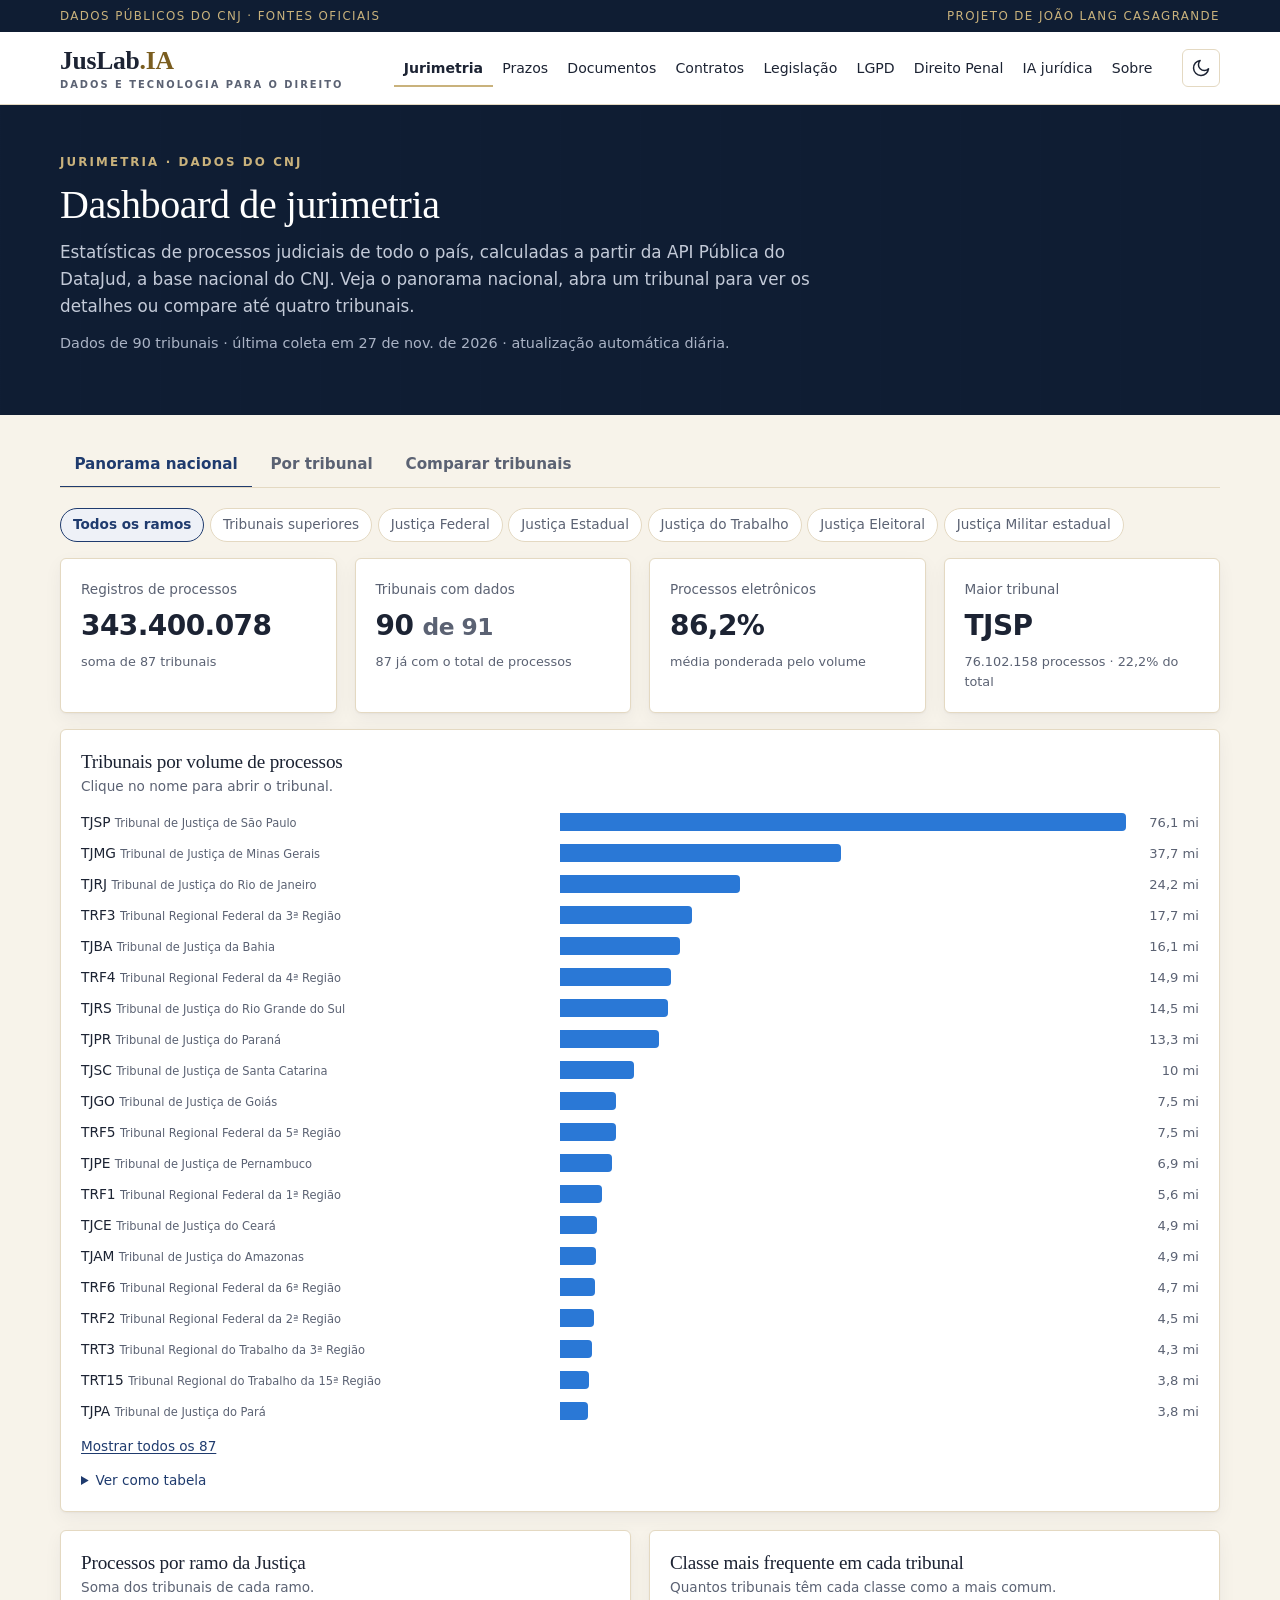
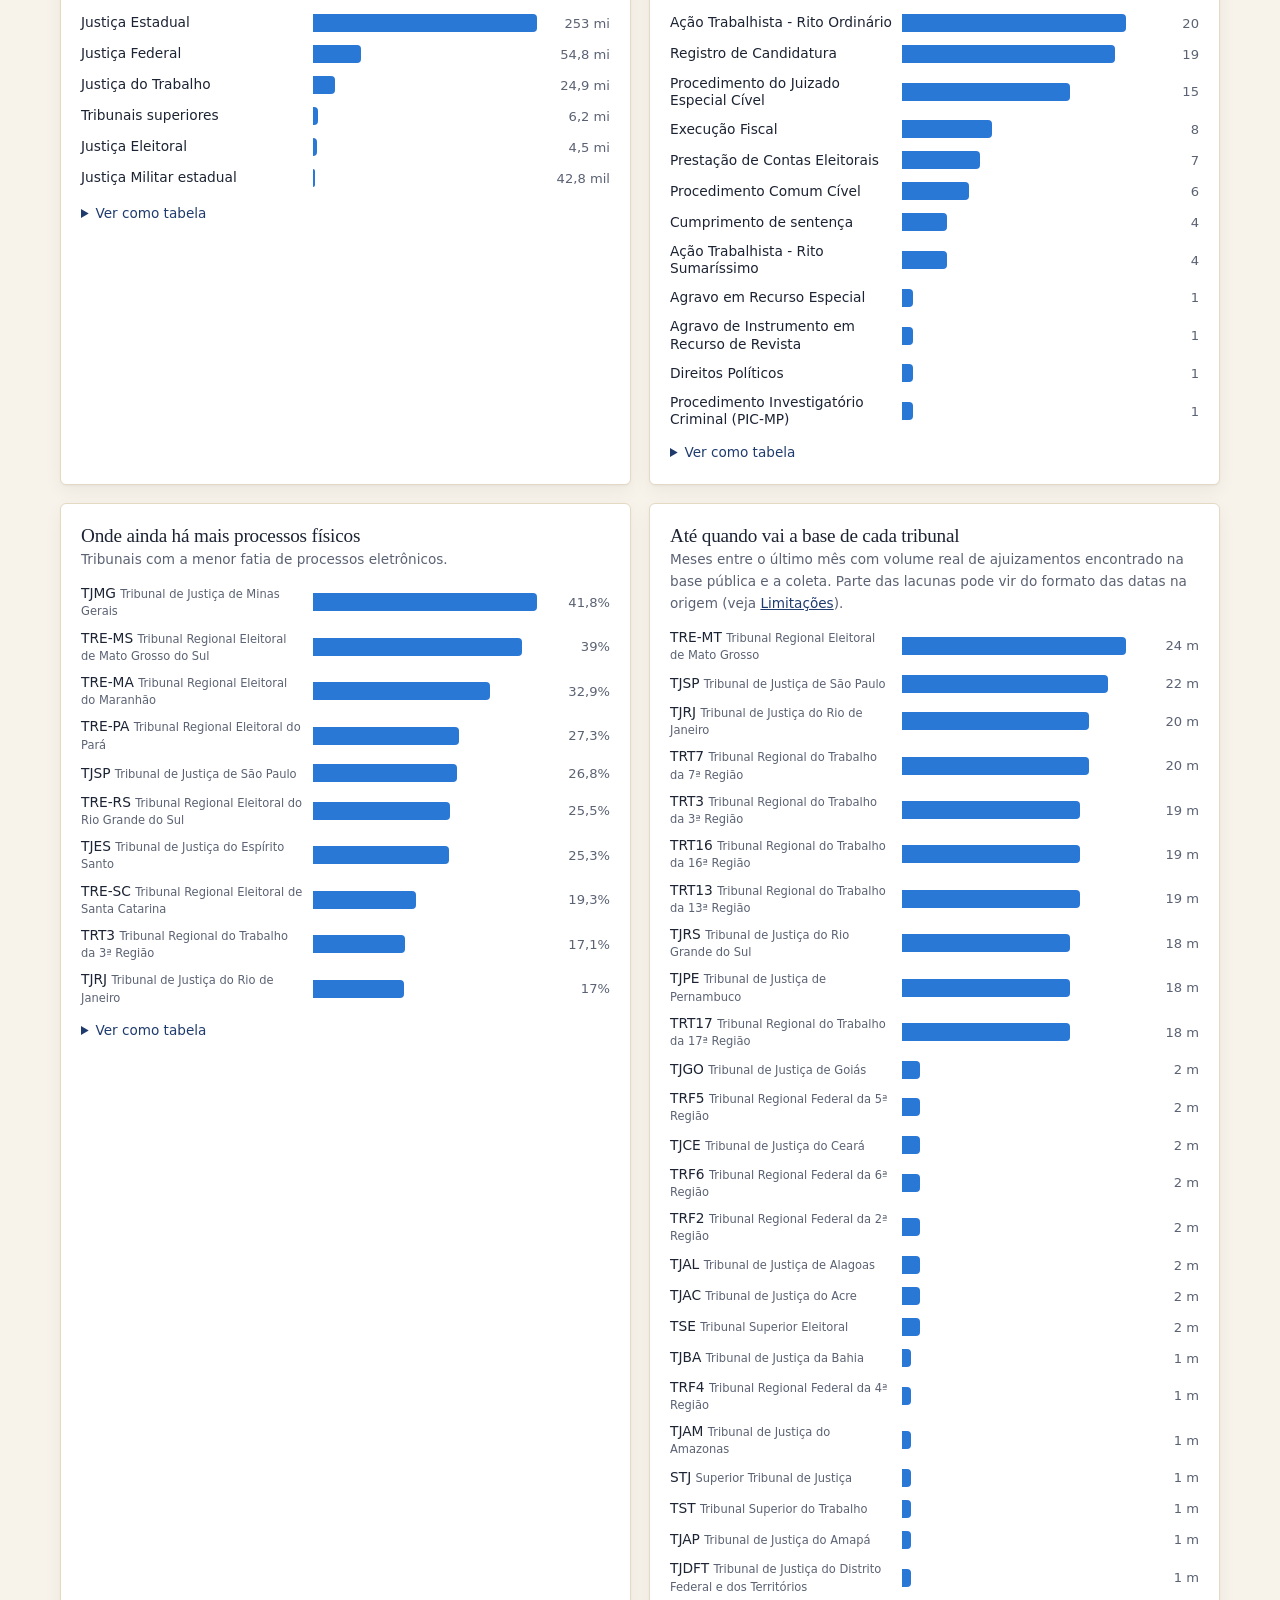
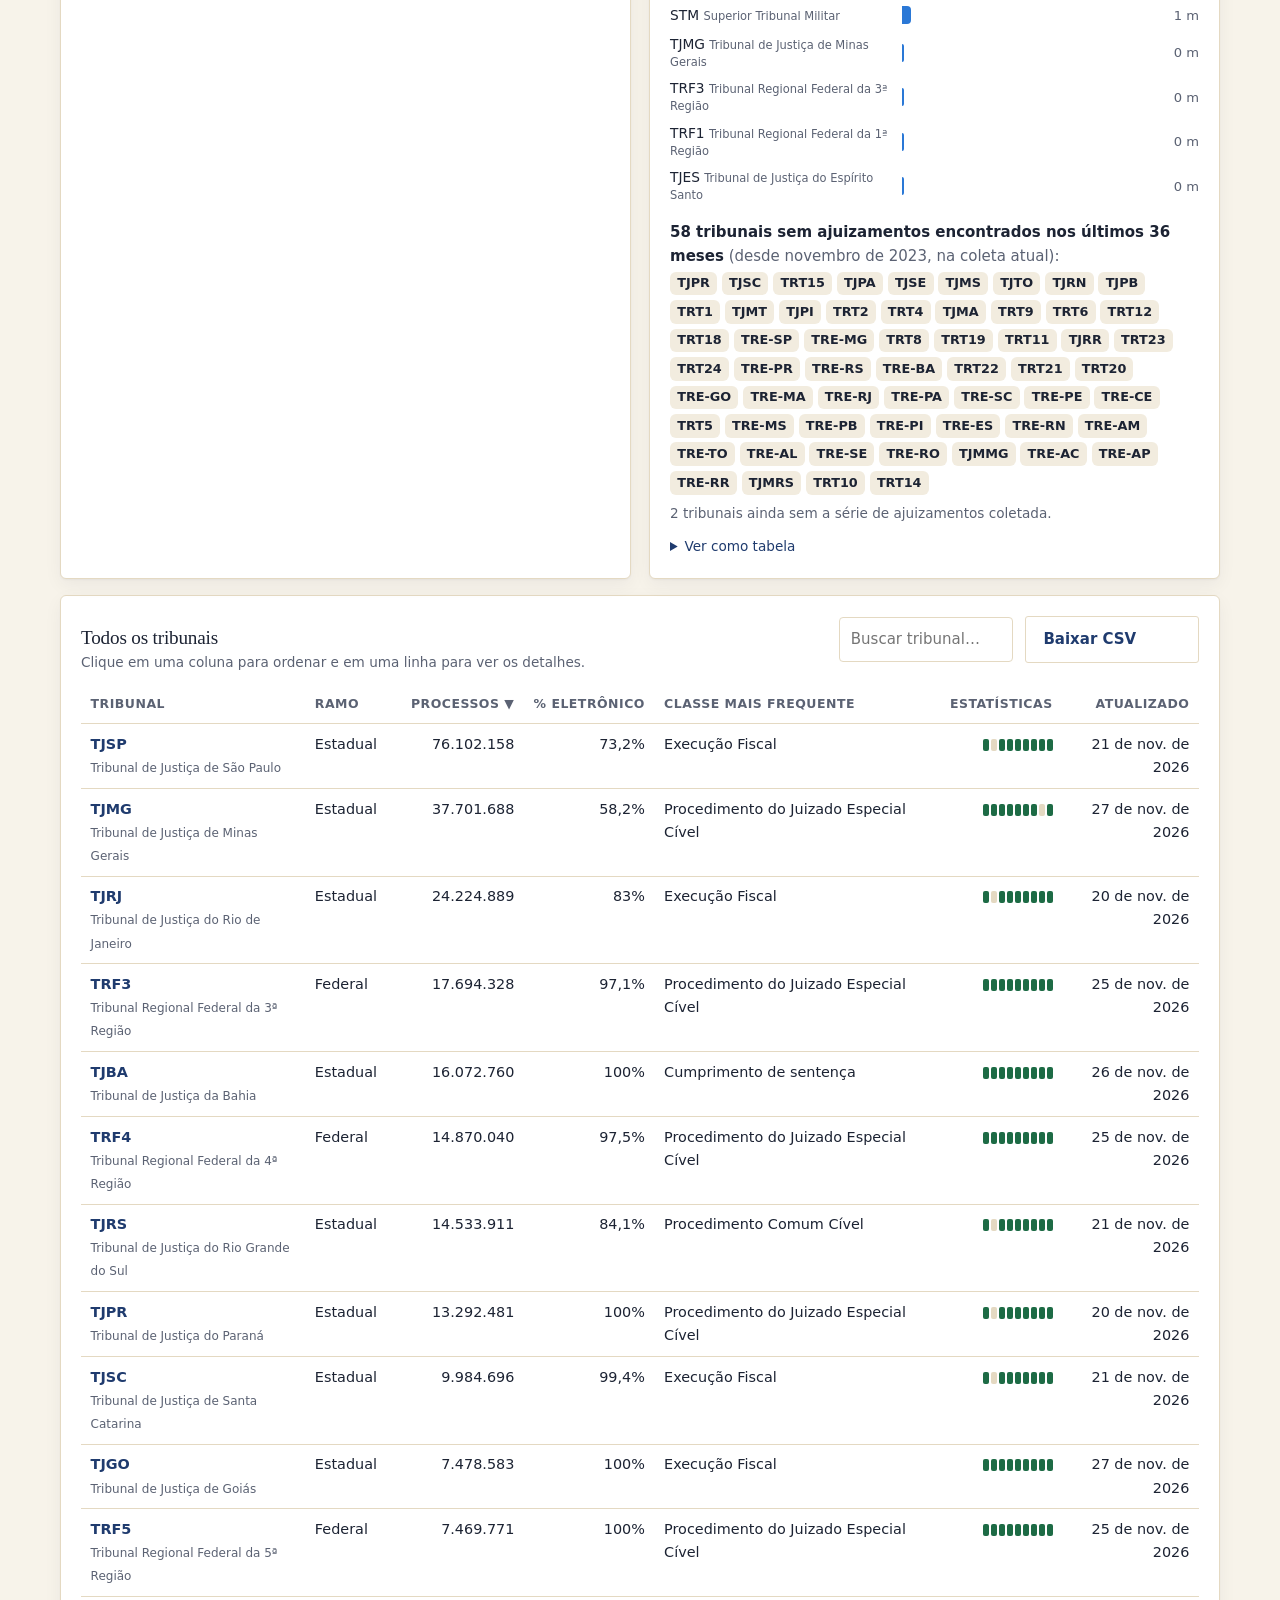
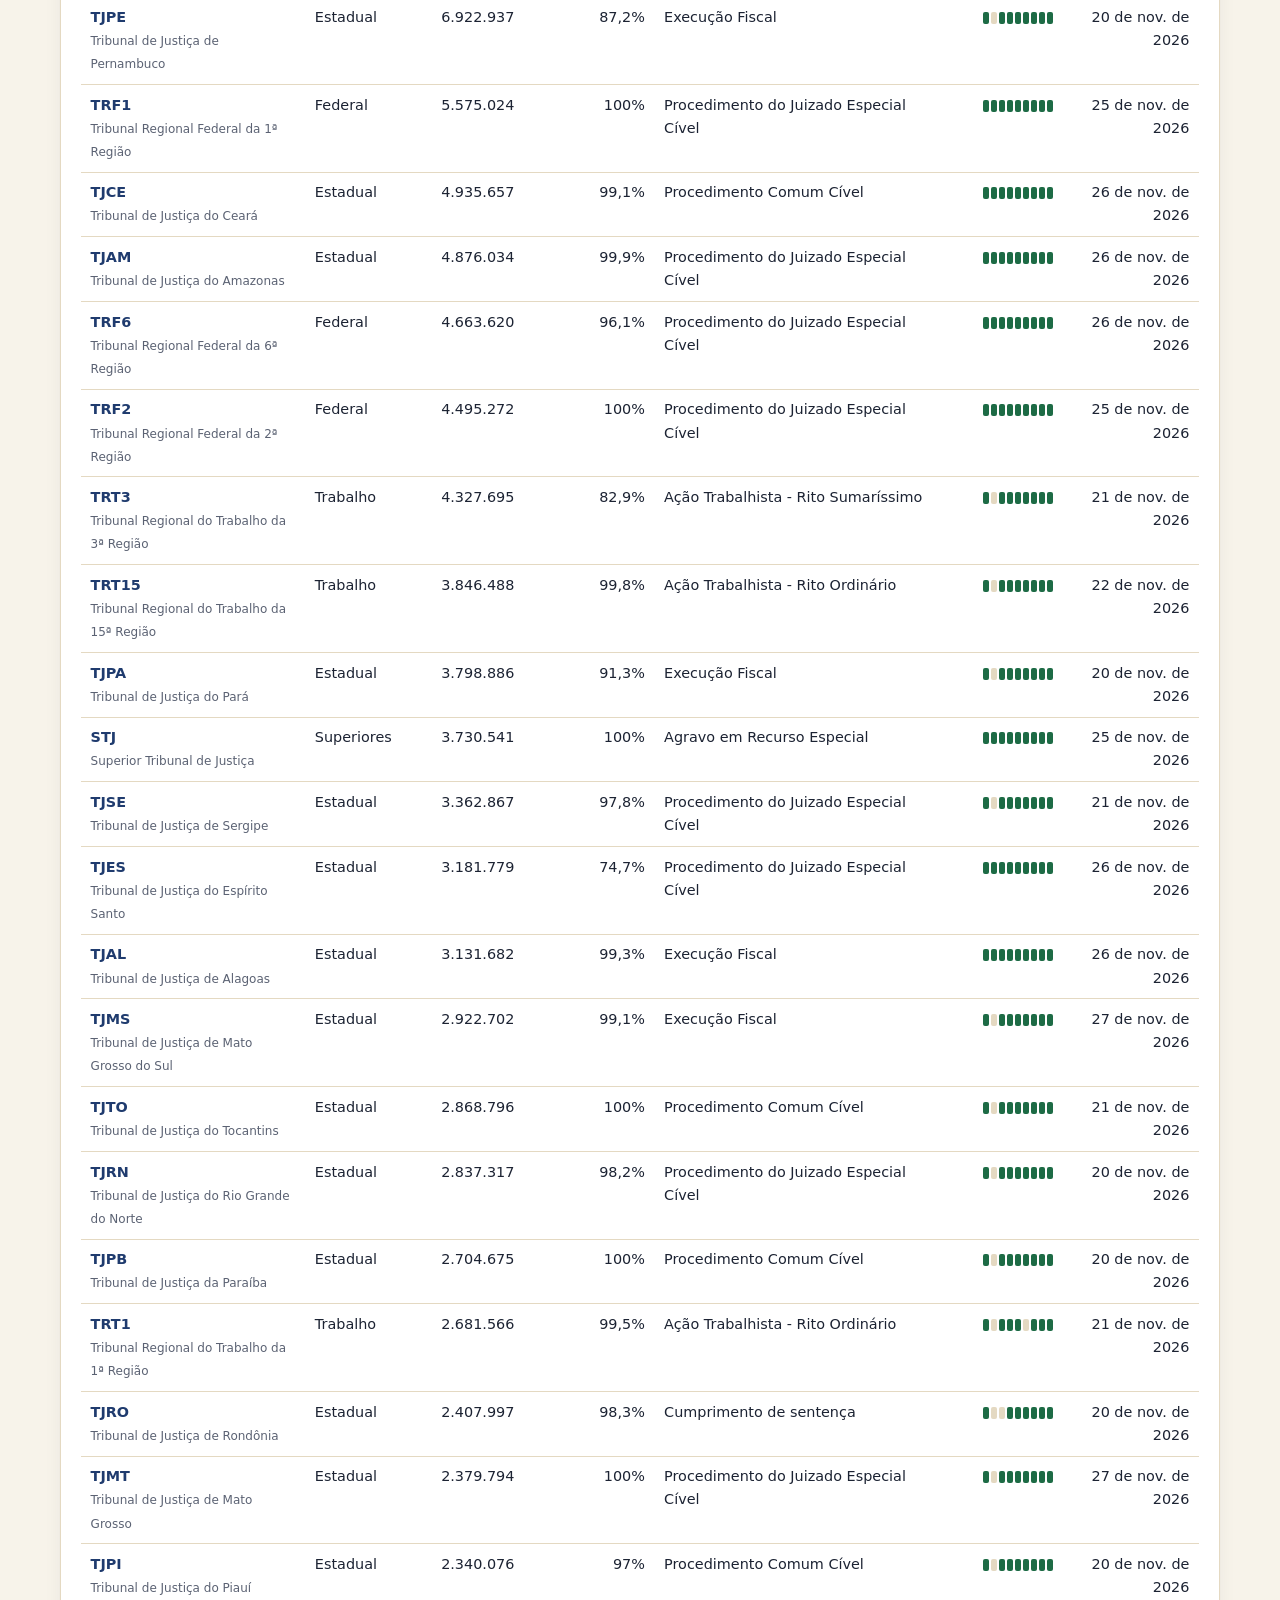
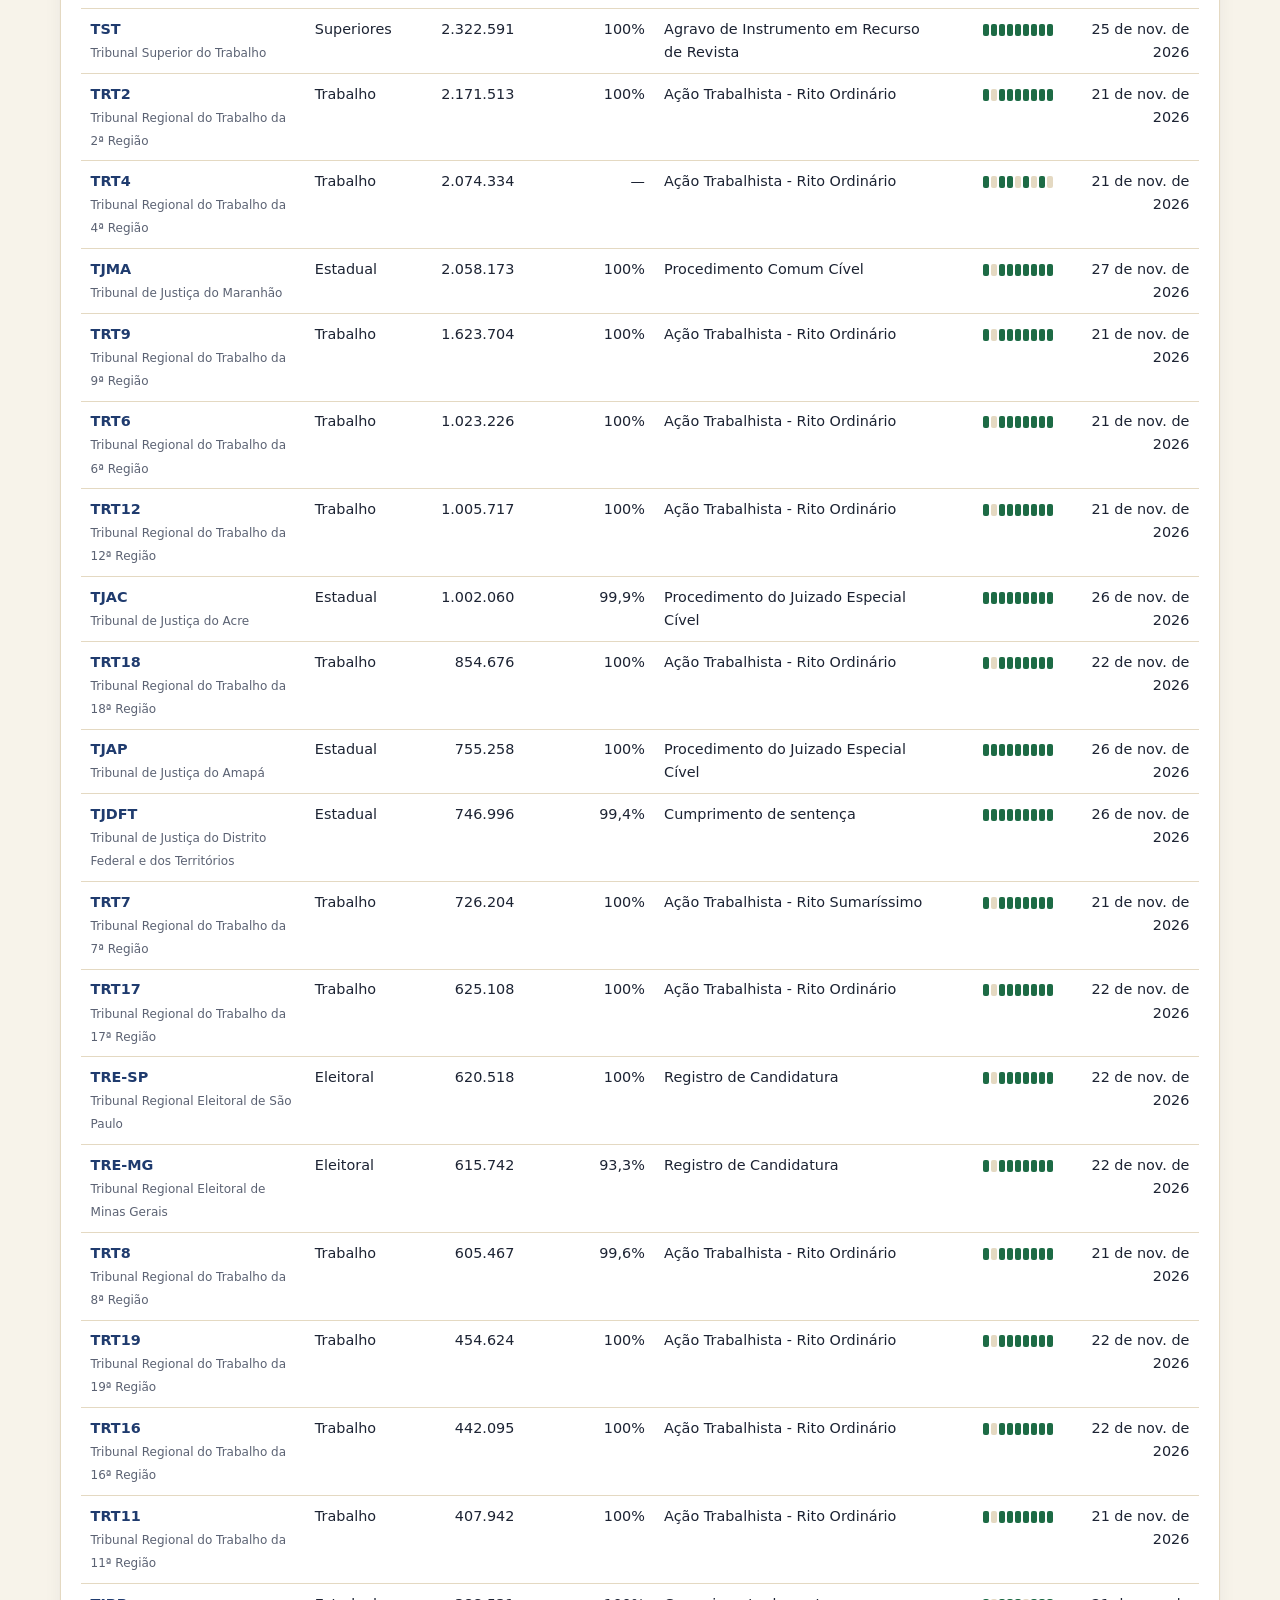
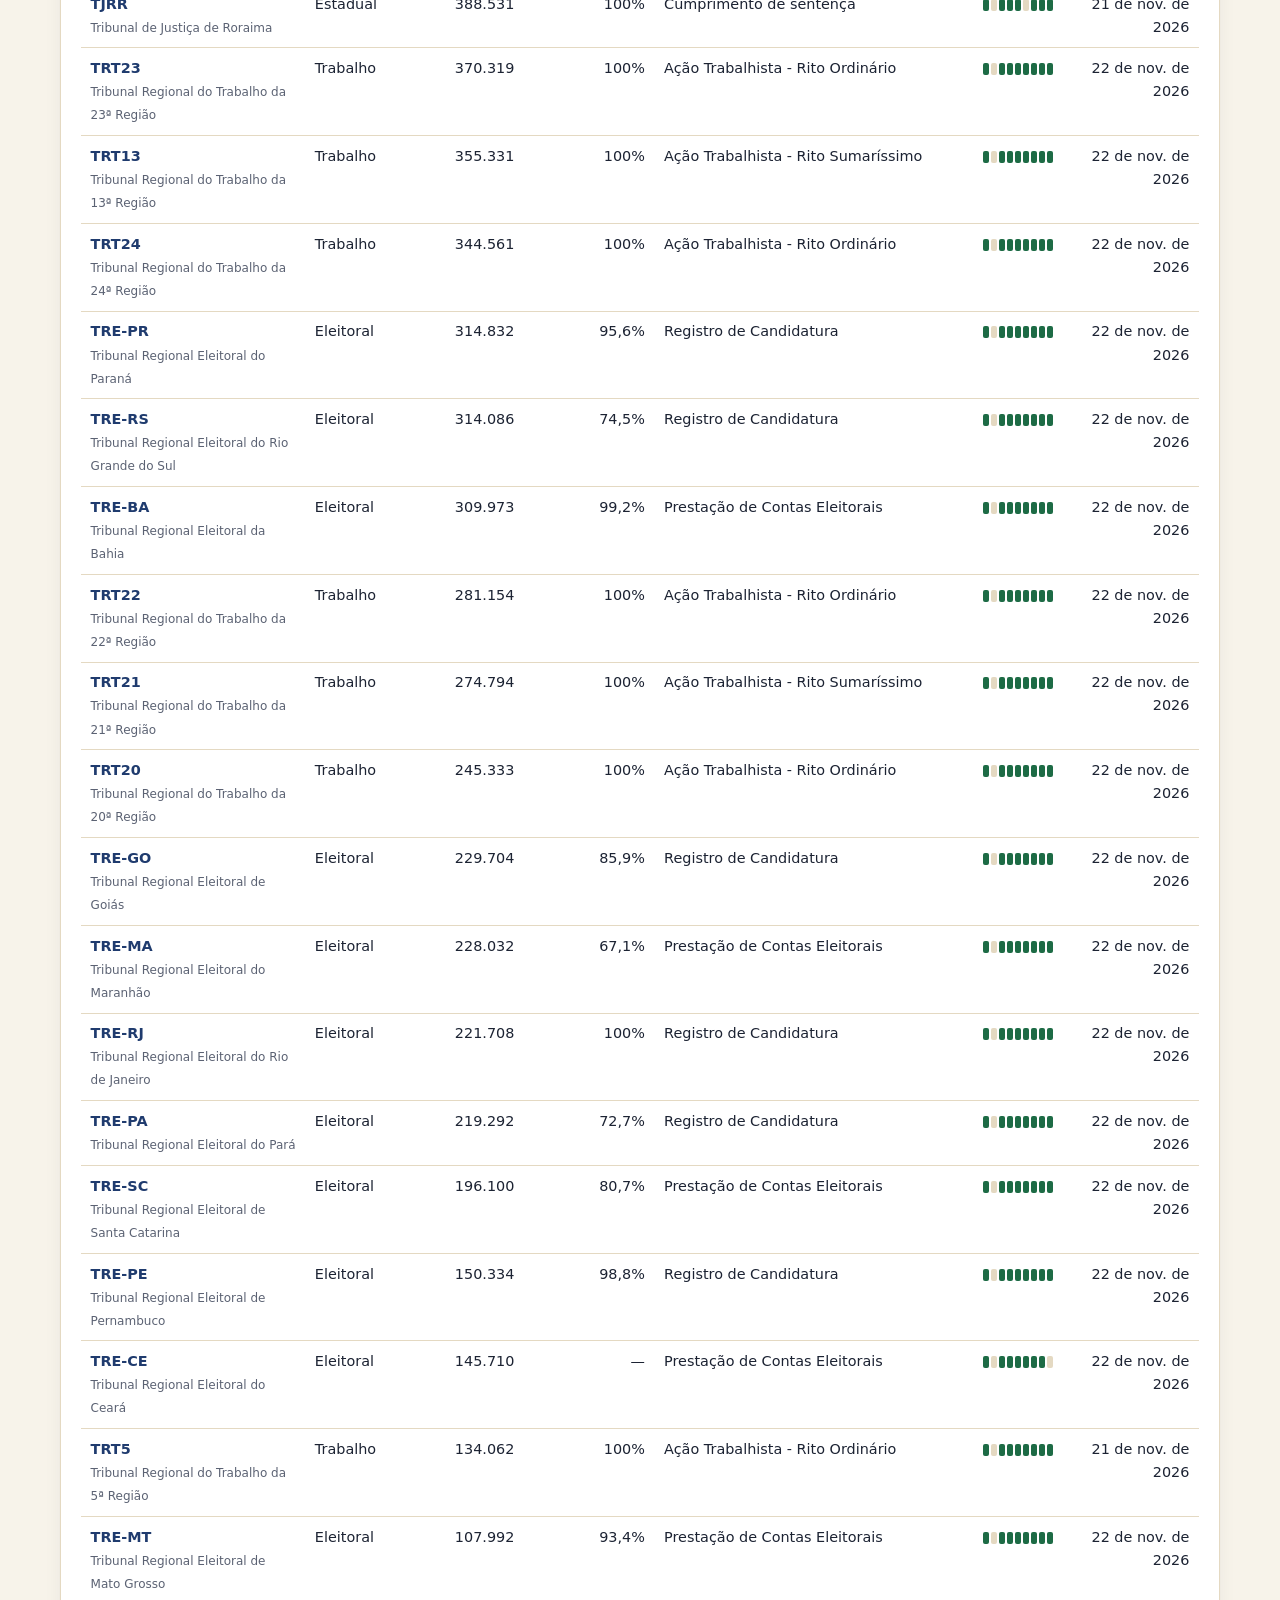
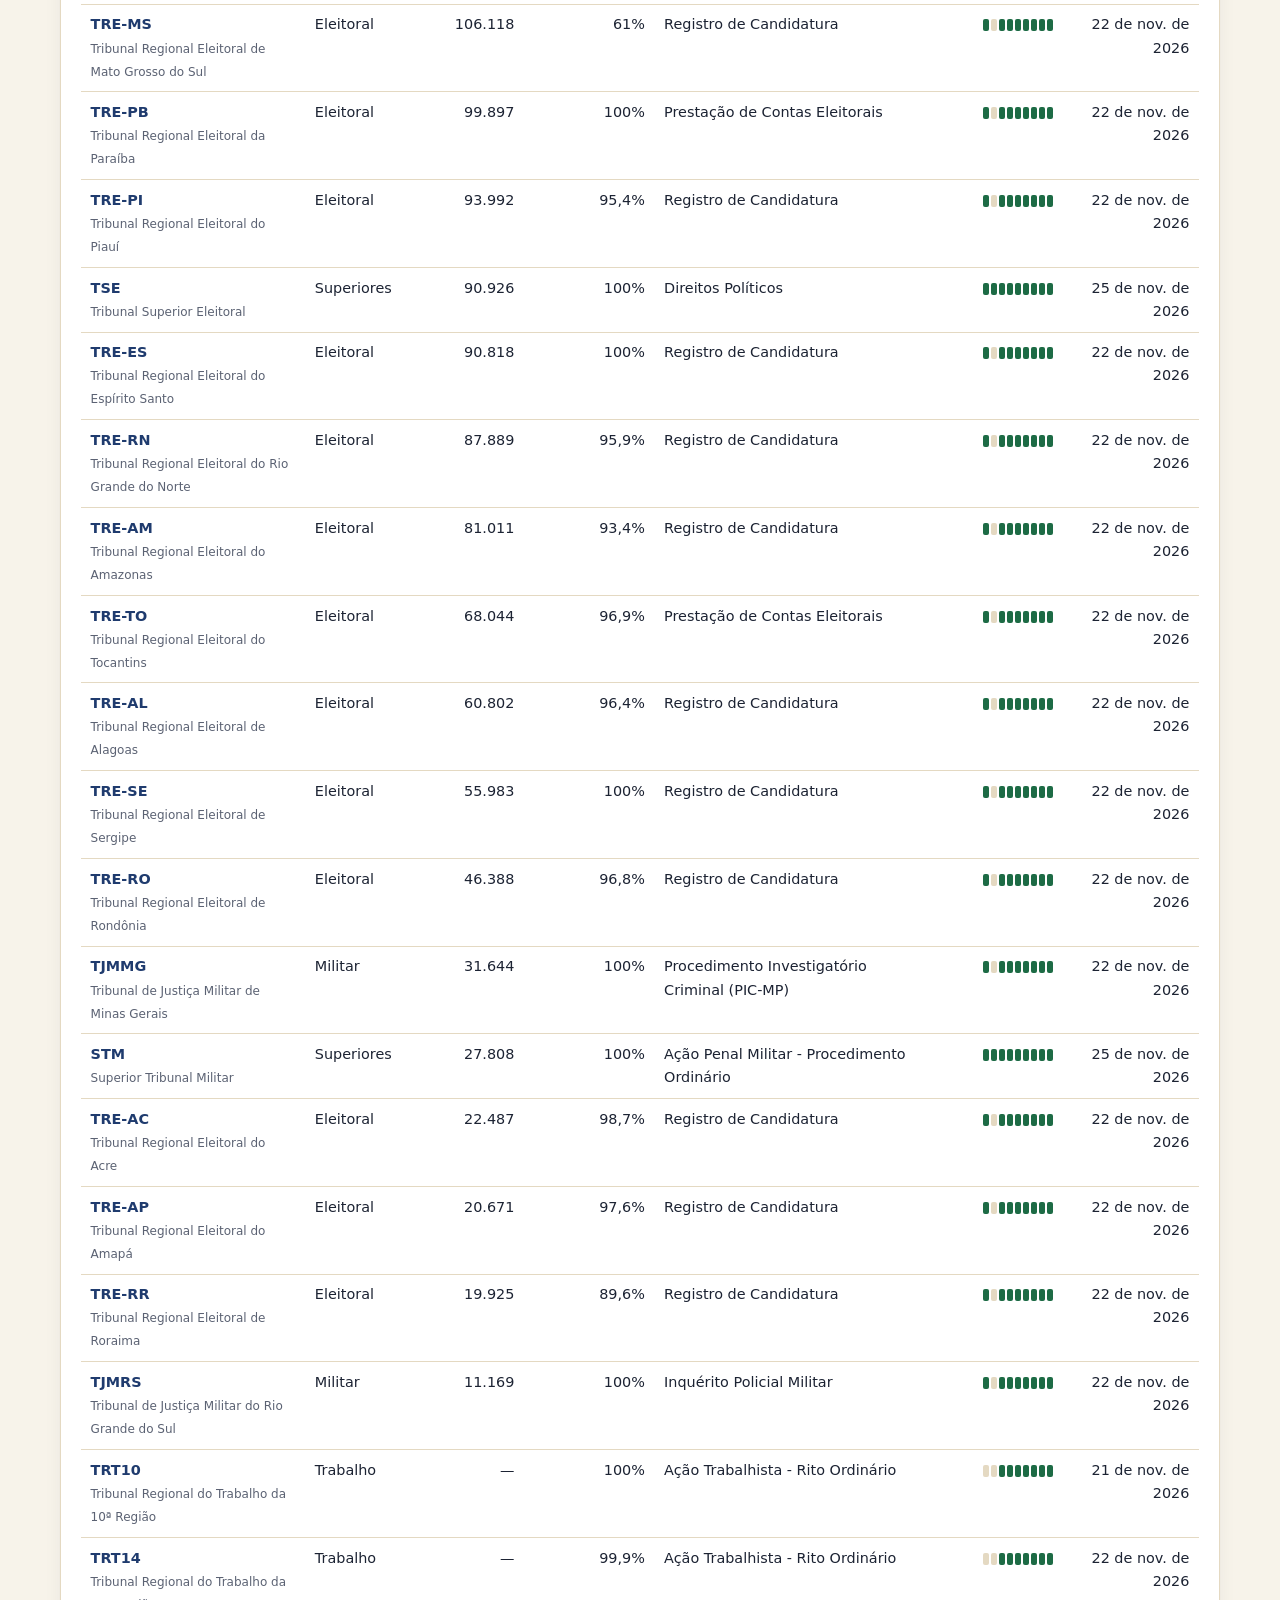
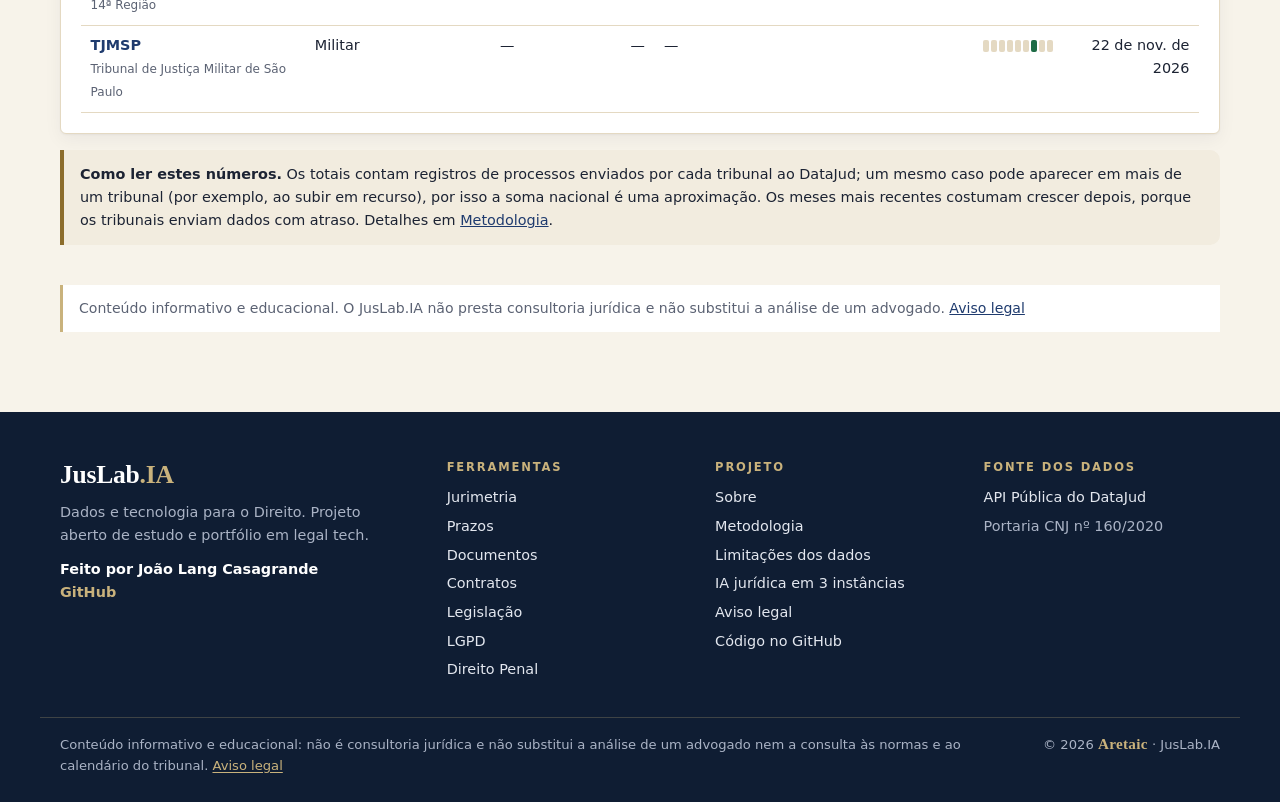
<file: jurimetria/index.html>
<!doctype html>
<html lang="pt-BR">
<head>
  <meta charset="utf-8">
  <meta name="viewport" content="width=device-width, initial-scale=1">
  <title>Dashboard de Jurimetria</title>
  <meta name="description" content="Estatísticas de processos de 90 tribunais brasileiros com dados públicos do CNJ (DataJud): volume, ajuizamentos por ano e por mês, classes, assuntos, órgãos julgadores e comparação entre tribunais.">
  <link rel="canonical" href="https://langcasagrande.github.io/dashboard-jurimetria/jurimetria/">
  <meta property="og:type" content="website">
  <meta property="og:locale" content="pt_BR">
  <meta property="og:site_name" content="JusLab.IA">
  <meta property="og:title" content="Dashboard de Jurimetria · JusLab.IA">
  <meta property="og:description" content="Estatísticas de processos de 90 tribunais brasileiros com dados públicos do CNJ (DataJud): volume, ajuizamentos por ano e por mês, classes, assuntos, órgãos julgadores e comparação entre tribunais.">
  <meta property="og:url" content="https://langcasagrande.github.io/dashboard-jurimetria/jurimetria/">
  <meta property="og:image" content="https://langcasagrande.github.io/dashboard-jurimetria/assets/og.png">
  <meta property="og:image:width" content="1200">
  <meta property="og:image:height" content="630">
  <meta property="og:image:alt" content="JusLab.IA: jurimetria com dados públicos do CNJ">
  <meta name="twitter:card" content="summary_large_image">
  <script>try{const t=localStorage.getItem('tema');if(t)document.documentElement.dataset.theme=t}catch(e){}</script>
  <link rel="stylesheet" href="../assets/css/style.css">
  <link rel="stylesheet" href="jurimetria.css">
</head>
<body data-base="../" data-page="jurimetria">
  <main>
    <section class="page-head">
      <h1>Dashboard de jurimetria</h1>
      <p>Estatísticas de processos judiciais de todo o país, calculadas a partir da API Pública do DataJud, a base nacional do CNJ. Veja o panorama nacional, abra um tribunal para ver os detalhes ou compare até quatro tribunais.</p>
      <p class="muted" id="frescor"></p>
    </section>

    <nav class="abas" aria-label="Visões do dashboard">
      <a href="#panorama" data-aba="panorama">Panorama nacional</a>
      <a href="#tribunal" data-aba="tribunal">Por tribunal</a>
      <a href="#comparar" data-aba="comparar">Comparar tribunais</a>
    </nav>

    <div id="app" aria-live="polite"><p class="carregando"><span class="spinner"></span> Carregando dados…</p></div>

    <div class="notice">
      <strong>Como ler estes números.</strong> Os totais contam registros de processos enviados por cada tribunal ao DataJud; um mesmo caso pode aparecer em mais de um tribunal (por exemplo, ao subir em recurso), por isso a soma nacional é uma aproximação. Os meses mais recentes costumam crescer depois, porque os tribunais enviam dados com atraso. Detalhes em <a href="../sobre/#metodologia">Metodologia</a>.
    </div>
  </main>
  <script src="../assets/js/common.js"></script>
  <script src="graficos.js"></script>
  <script src="jurimetria.js"></script>
</body>
</html>
</file>
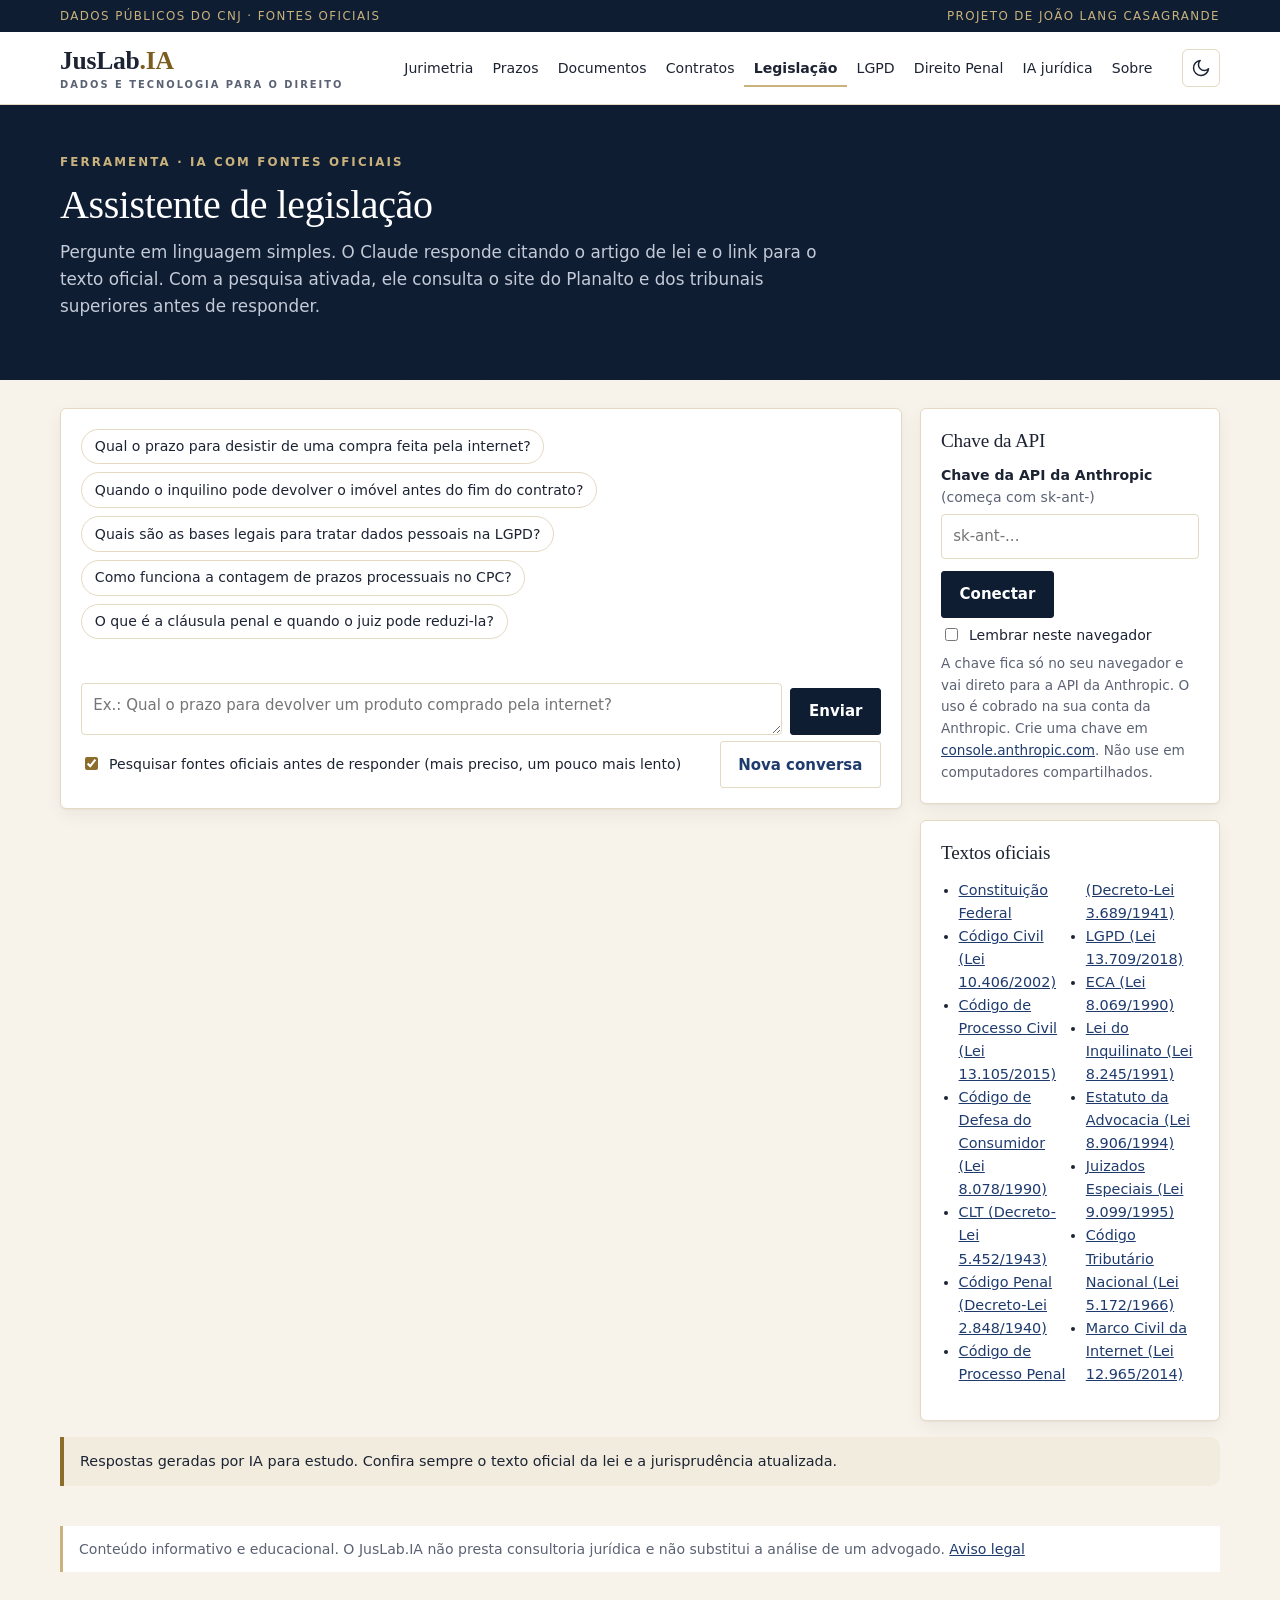
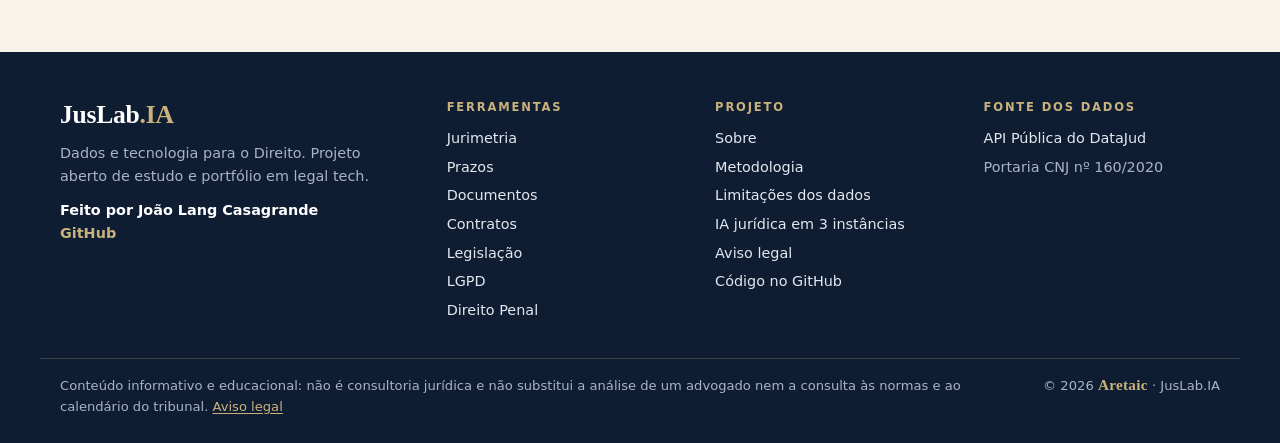
<file: legislacao/index.html>
<!doctype html>
<html lang="pt-BR">
<head>
  <meta charset="utf-8">
  <meta name="viewport" content="width=device-width, initial-scale=1">
  <title>Assistente de Legislação</title>
  <meta name="description" content="Pergunte sobre a legislação brasileira e receba respostas com o artigo citado e o link para o texto oficial no Planalto.">
  <link rel="canonical" href="https://langcasagrande.github.io/dashboard-jurimetria/legislacao/">
  <meta property="og:type" content="website">
  <meta property="og:locale" content="pt_BR">
  <meta property="og:site_name" content="JusLab.IA">
  <meta property="og:title" content="Assistente de Legislação · JusLab.IA">
  <meta property="og:description" content="Pergunte sobre a legislação brasileira e receba respostas com o artigo citado e o link para o texto oficial no Planalto.">
  <meta property="og:url" content="https://langcasagrande.github.io/dashboard-jurimetria/legislacao/">
  <meta property="og:image" content="https://langcasagrande.github.io/dashboard-jurimetria/assets/og.png">
  <meta property="og:image:width" content="1200">
  <meta property="og:image:height" content="630">
  <meta property="og:image:alt" content="JusLab.IA: jurimetria com dados públicos do CNJ">
  <meta name="twitter:card" content="summary_large_image">
  <script>try{const t=localStorage.getItem('tema');if(t)document.documentElement.dataset.theme=t}catch(e){}</script>
  <link rel="stylesheet" href="../assets/css/style.css">
  <style>
    .chat { display: flex; flex-direction: column; gap: 12px; min-height: 240px; }
    .msg { max-width: 860px; padding: 12px 14px; border-radius: 10px; border: 1px solid var(--border); }
    .msg.user { align-self: flex-end; background: var(--primary-soft); border-color: transparent; white-space: pre-wrap; }
    .msg.bot { align-self: flex-start; background: var(--surface); }
    .msg.bot h3, .msg.bot h4 { margin: .8rem 0 .4rem; }
    .msg.bot ul, .msg.bot ol { padding-left: 1.3rem; margin: .3rem 0 .7rem; }
    .msg.bot blockquote { margin: .5rem 0; padding: .3rem .8rem; border-left: 3px solid var(--accent); background: var(--surface-2); }
    .msg .fontes { font-size: .85rem; margin-top: .6rem; border-top: 1px solid var(--border); padding-top: .5rem; }
    .msg .estado { font-size: .85rem; color: var(--muted); }
    .sugestoes { display: flex; flex-wrap: wrap; gap: 8px; }
    .sugestoes button { border: 1px solid var(--border); background: var(--surface); color: var(--text); border-radius: 999px; padding: .35rem .8rem; cursor: pointer; font: inherit; font-size: .88rem; }
    .sugestoes button:hover { border-color: var(--primary); }
    .composer { display: flex; gap: 8px; align-items: flex-end; }
    .composer textarea { min-height: 52px; height: 52px; }
    .codigos { columns: 2; font-size: .9rem; padding-left: 1.1rem; }
    @media (max-width: 620px) { .codigos { columns: 1; } }
  </style>
</head>
<body data-base="../" data-page="legislacao">
  <main>
    <section class="page-head">
      <h1>Assistente de legislação</h1>
      <p>Pergunte em linguagem simples. O Claude responde citando o artigo de lei e o link para o texto oficial. Com a pesquisa ativada, ele consulta o site do Planalto e dos tribunais superiores antes de responder.</p>
    </section>

    <div class="split lateral-direita" style="--lateral:300px">
      <section class="card">
        <div class="chat" id="chat" aria-live="polite">
          <div class="sugestoes" id="sugestoes"></div>
        </div>
        <form class="composer" id="form" style="margin-top:14px">
          <textarea id="pergunta" placeholder="Ex.: Qual o prazo para devolver um produto comprado pela internet?" rows="2"></textarea>
          <button class="btn" type="submit" id="enviar">Enviar</button>
        </form>
        <div class="row" style="margin-top:.4rem;align-items:center">
          <label class="check" style="margin:0"><input type="checkbox" id="pesquisa" checked> Pesquisar fontes oficiais antes de responder (mais preciso, um pouco mais lento)</label>
          <div style="flex:0 0 auto"><button class="btn secondary" type="button" id="limpar">Nova conversa</button></div>
        </div>
      </section>

      <aside class="grid" style="gap:16px;align-content:start">
        <div class="card">
          <h2>Chave da API</h2>
          <div id="ia-chave"></div>
        </div>
        <div class="card">
          <h2>Textos oficiais</h2>
          <ul class="codigos" id="codigos"></ul>
        </div>
      </aside>
    </div>

    <div class="notice">Respostas geradas por IA para estudo. Confira sempre o texto oficial da lei e a jurisprudência atualizada.</div>
  </main>
  <script src="../assets/js/common.js"></script>
  <script type="module" src="legislacao.js"></script>
</body>
</html>
</file>
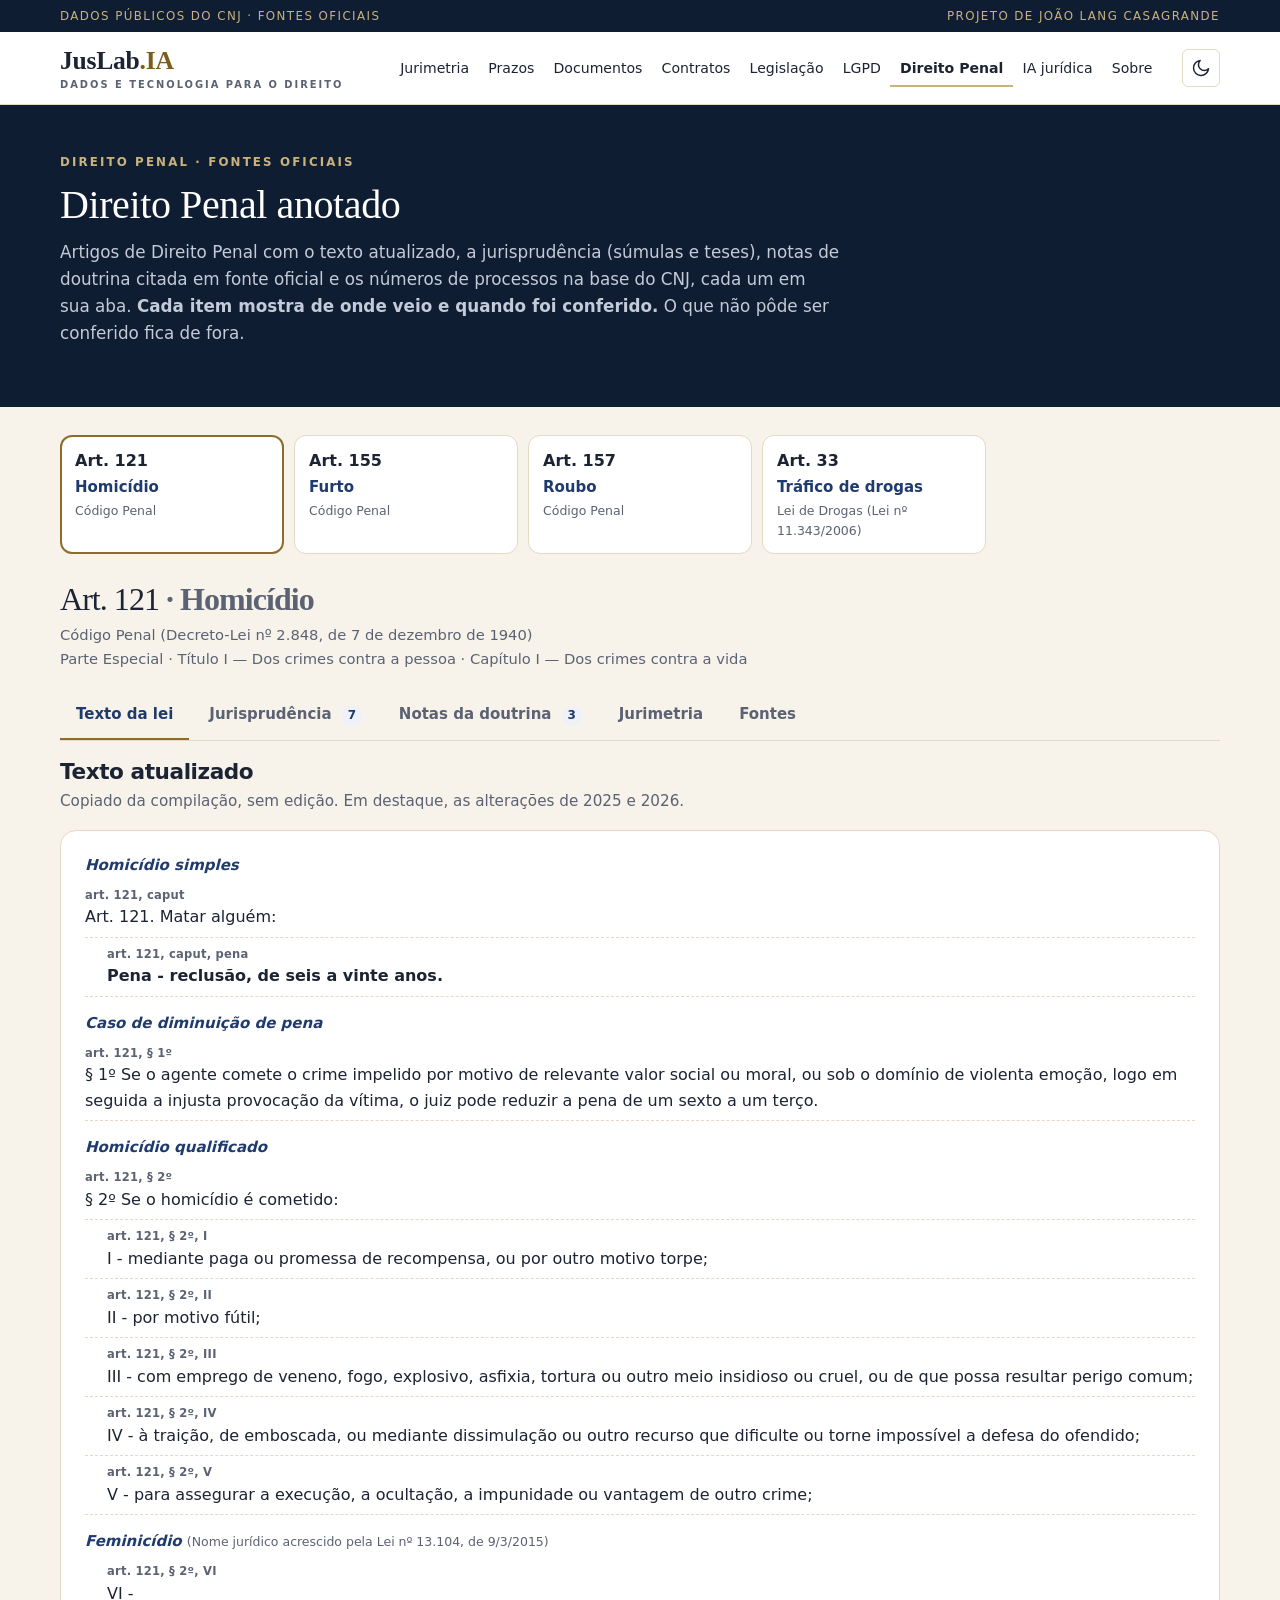
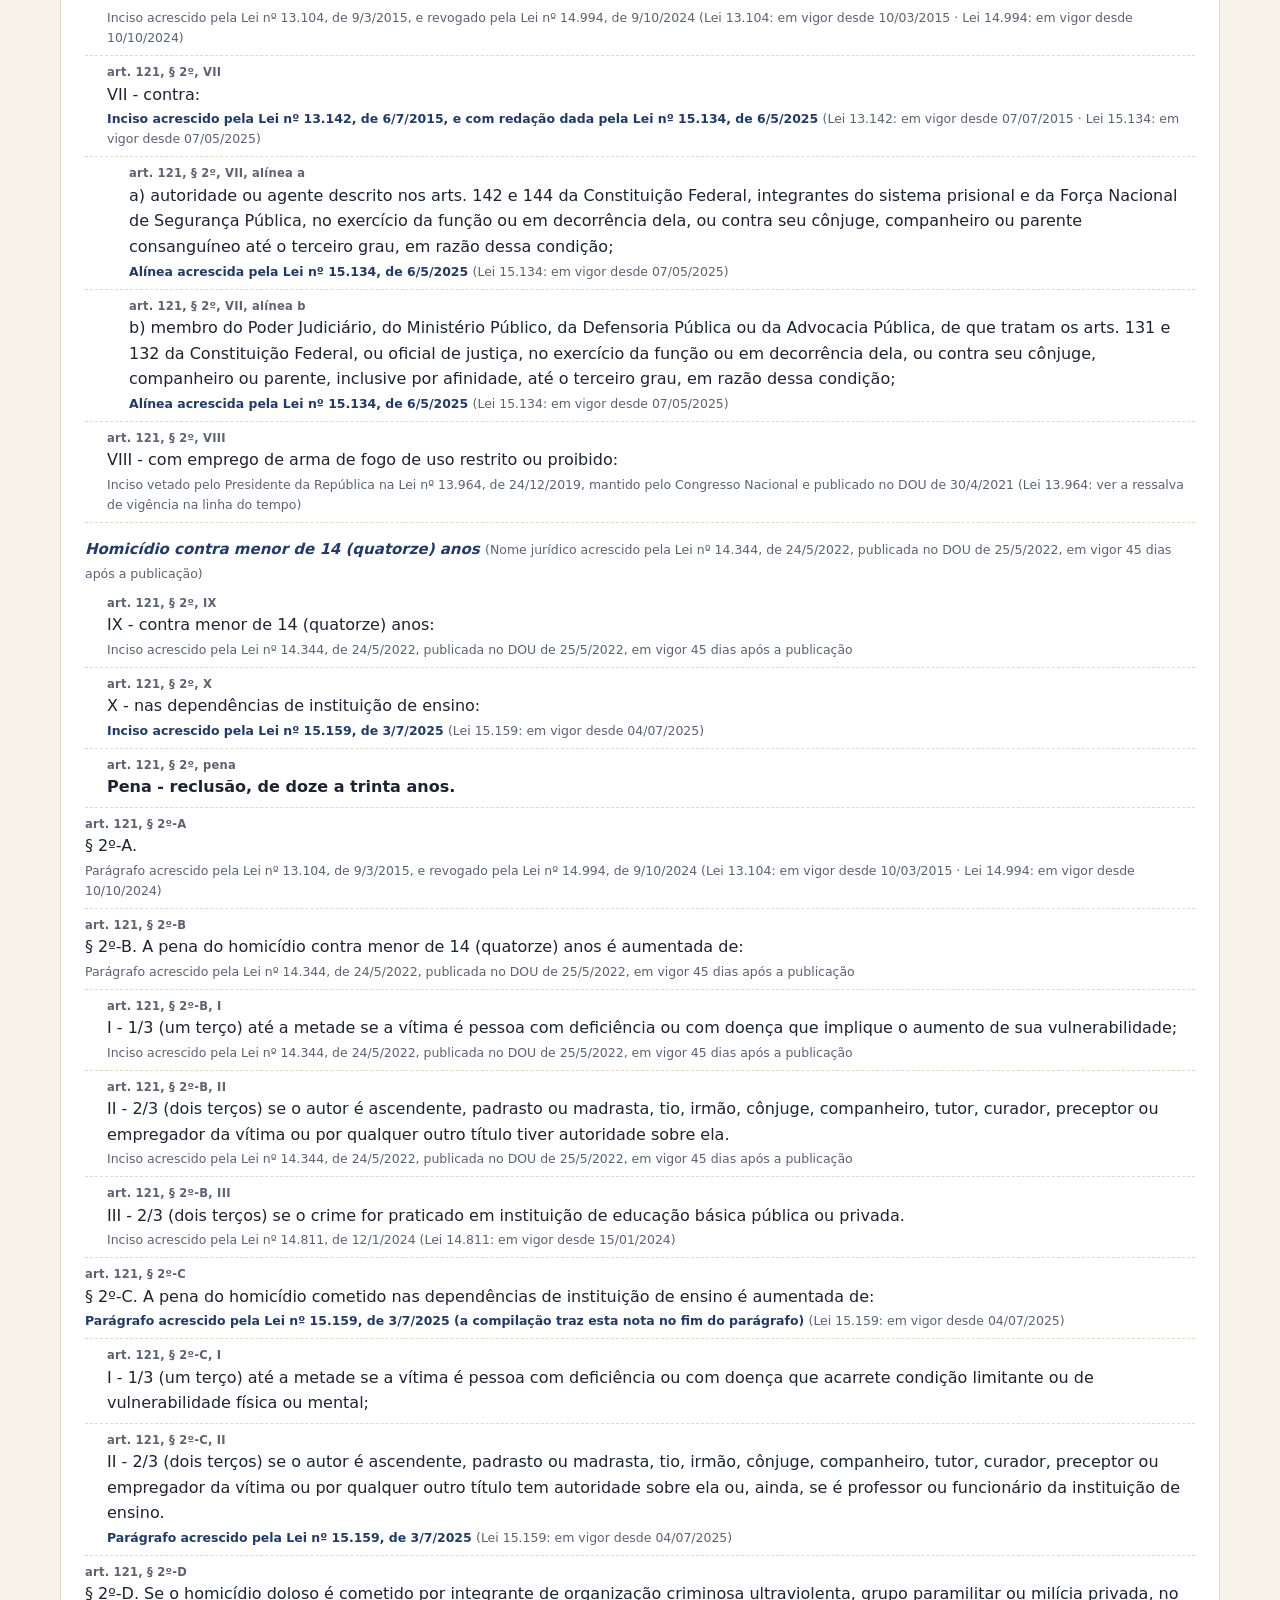
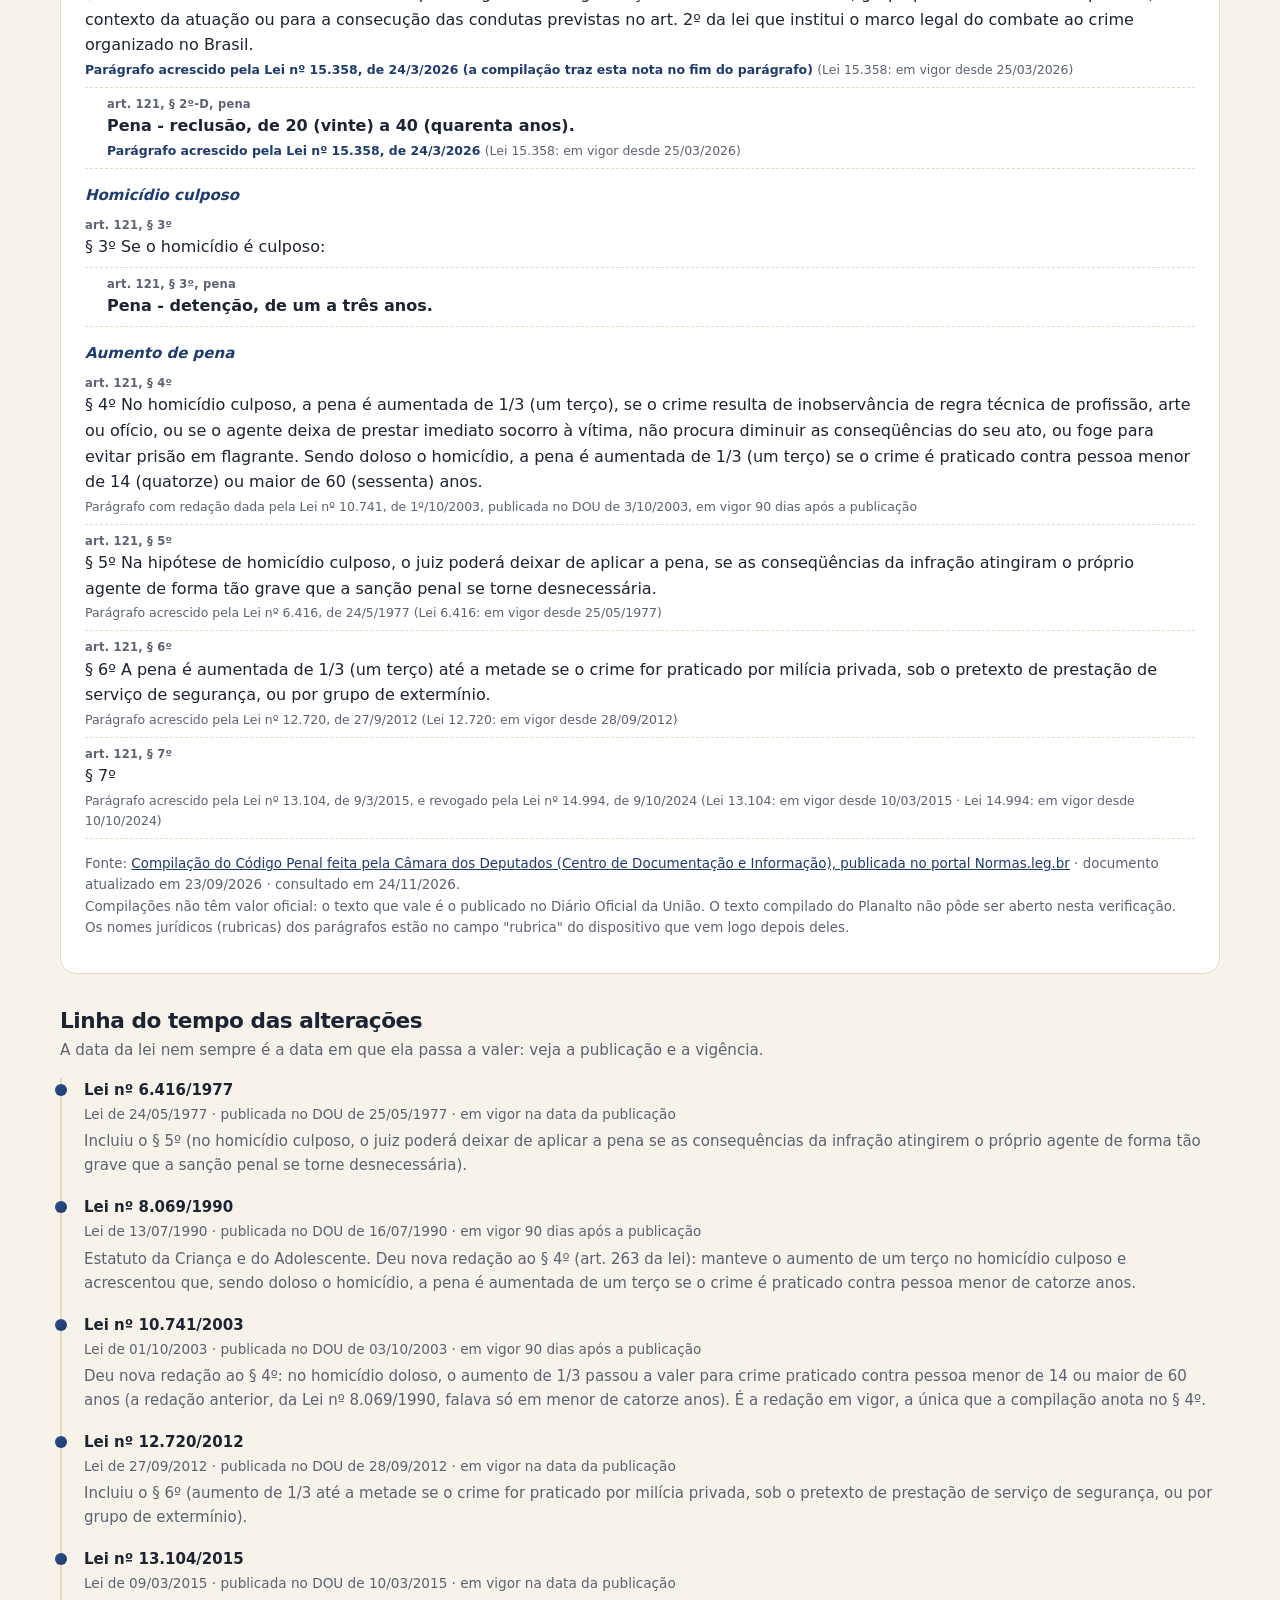
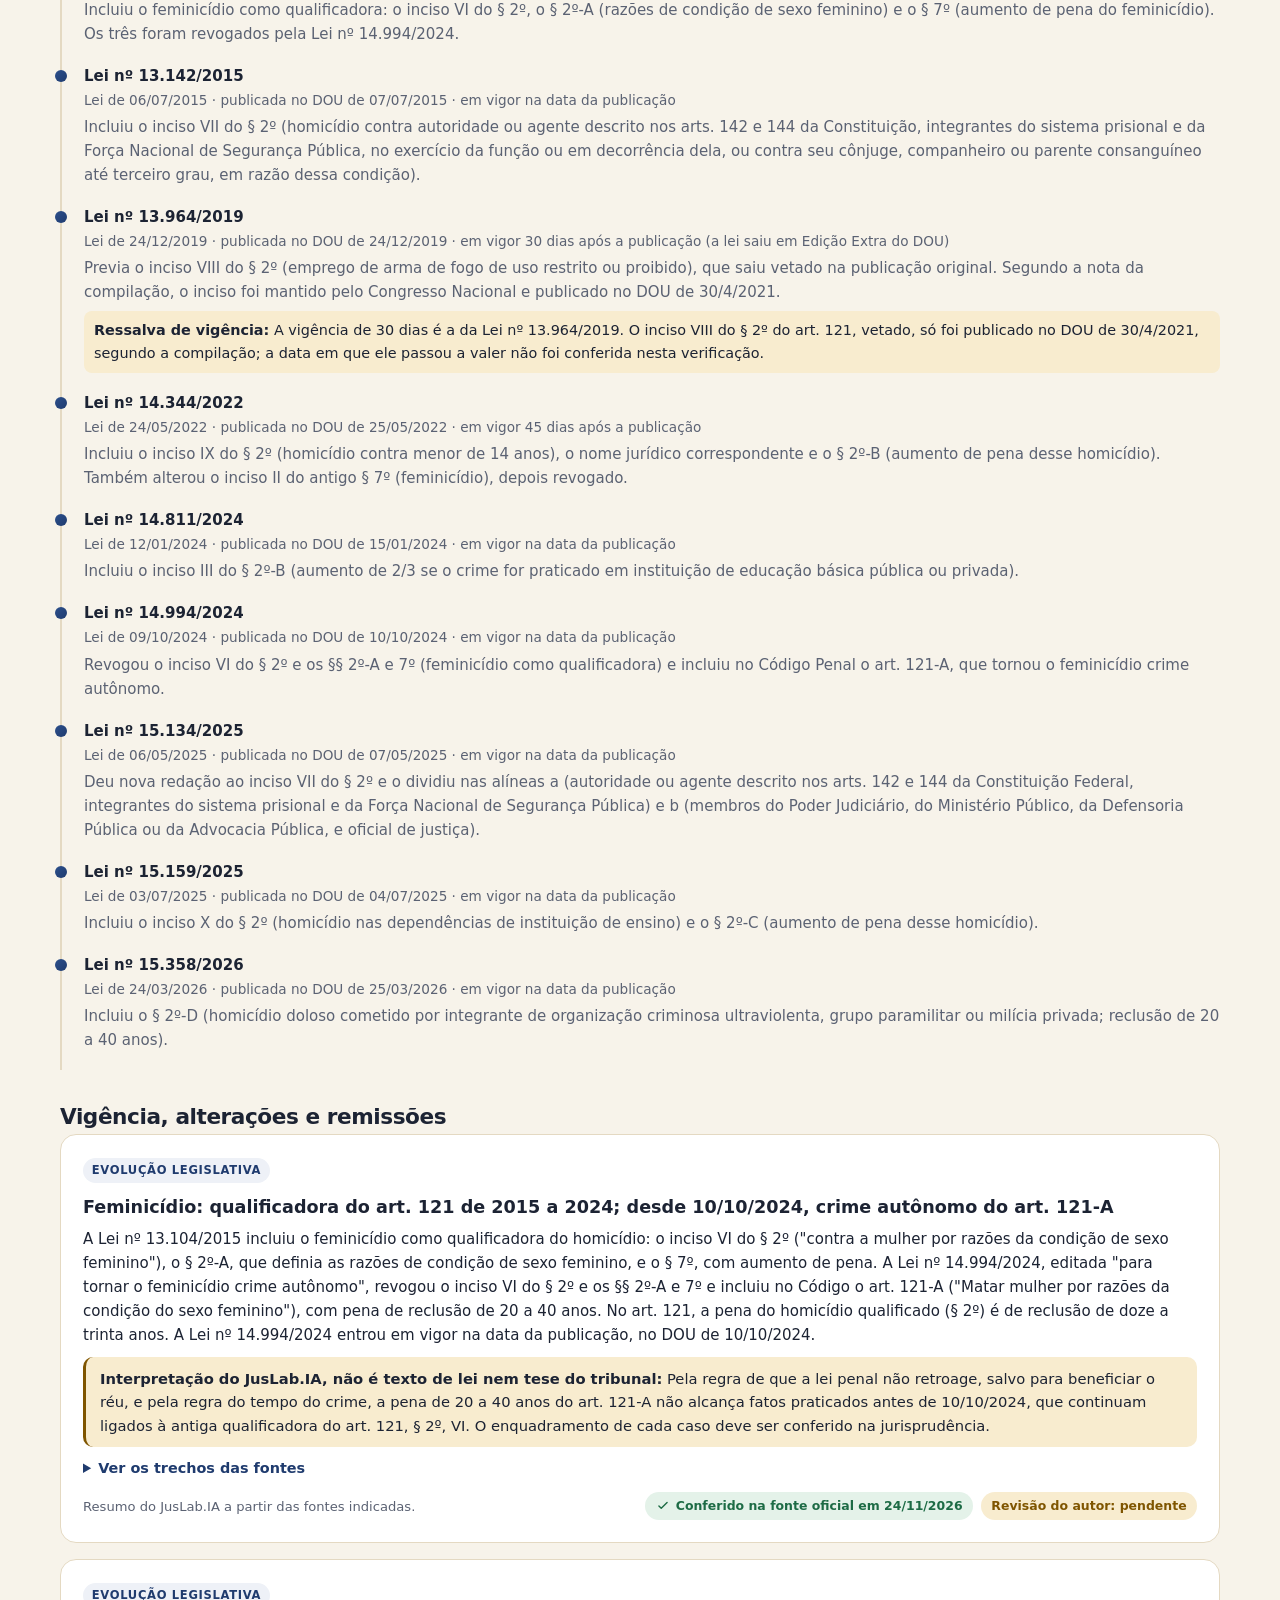
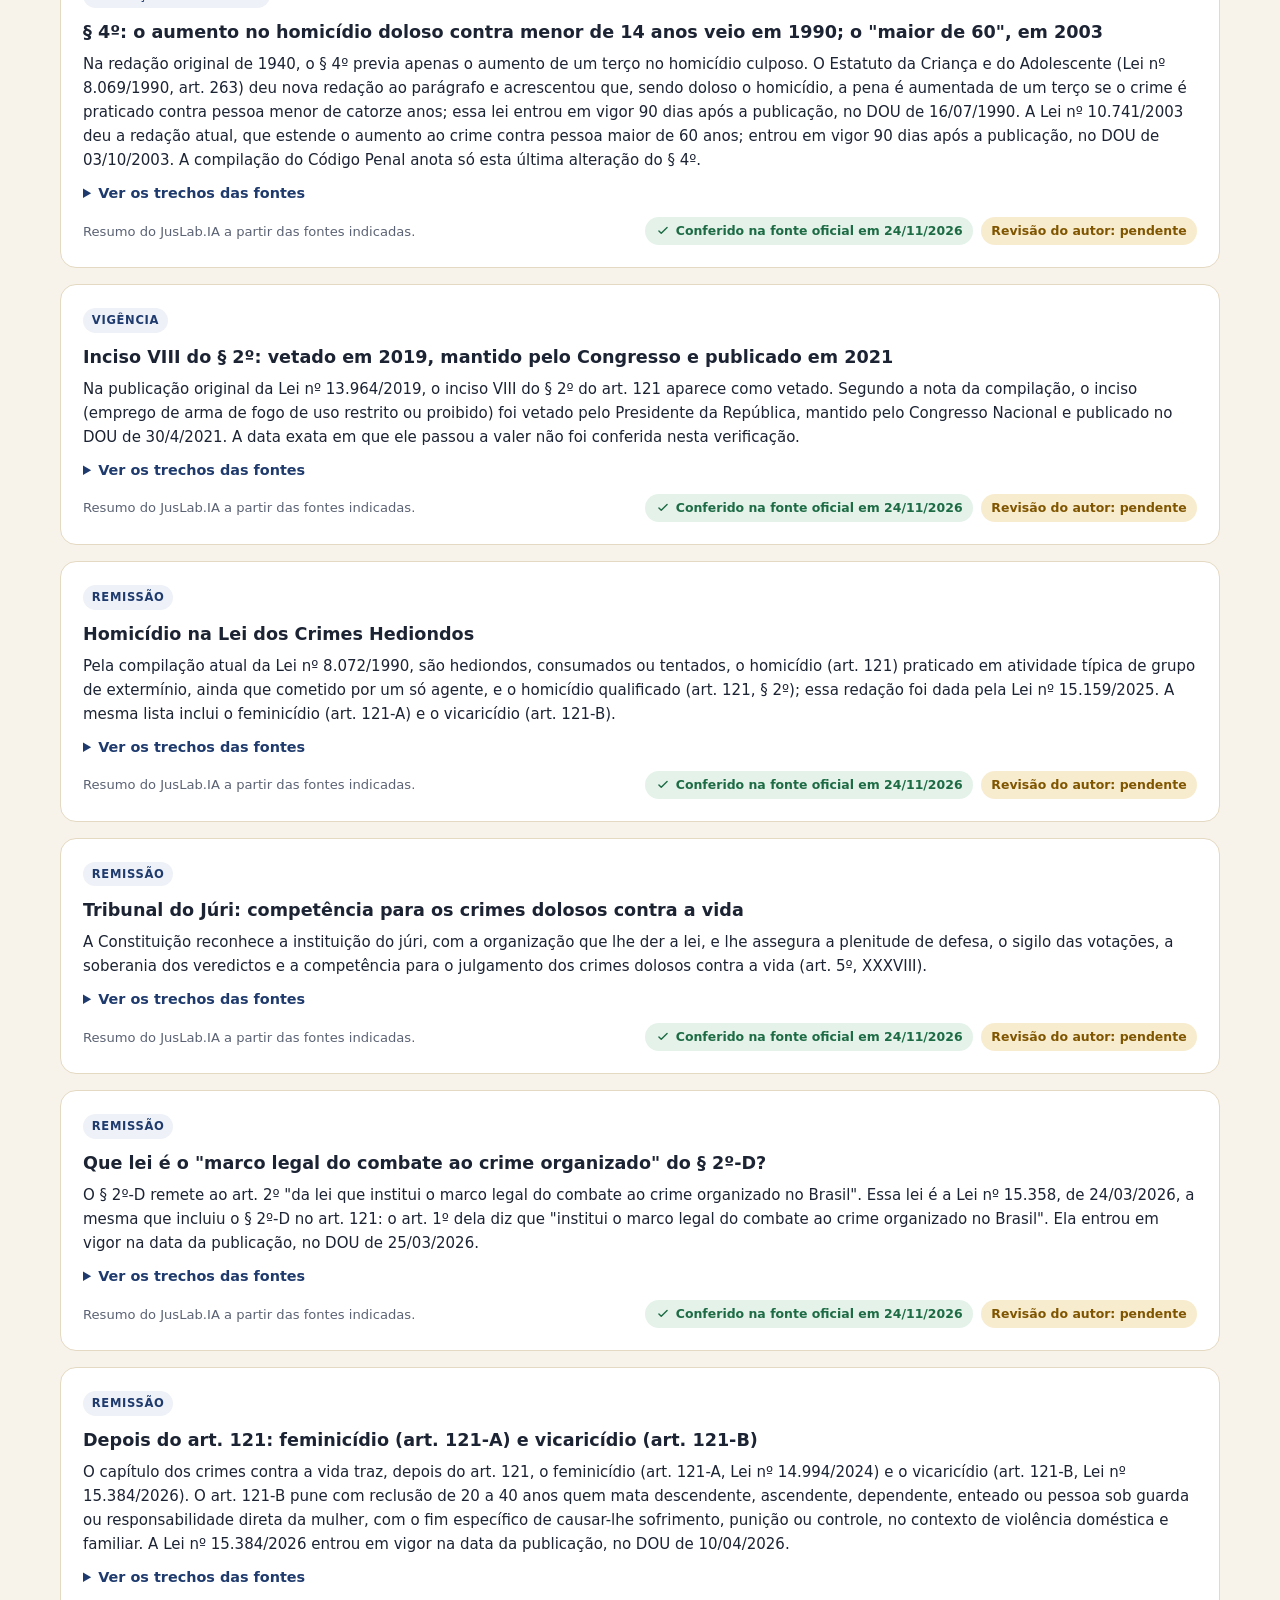
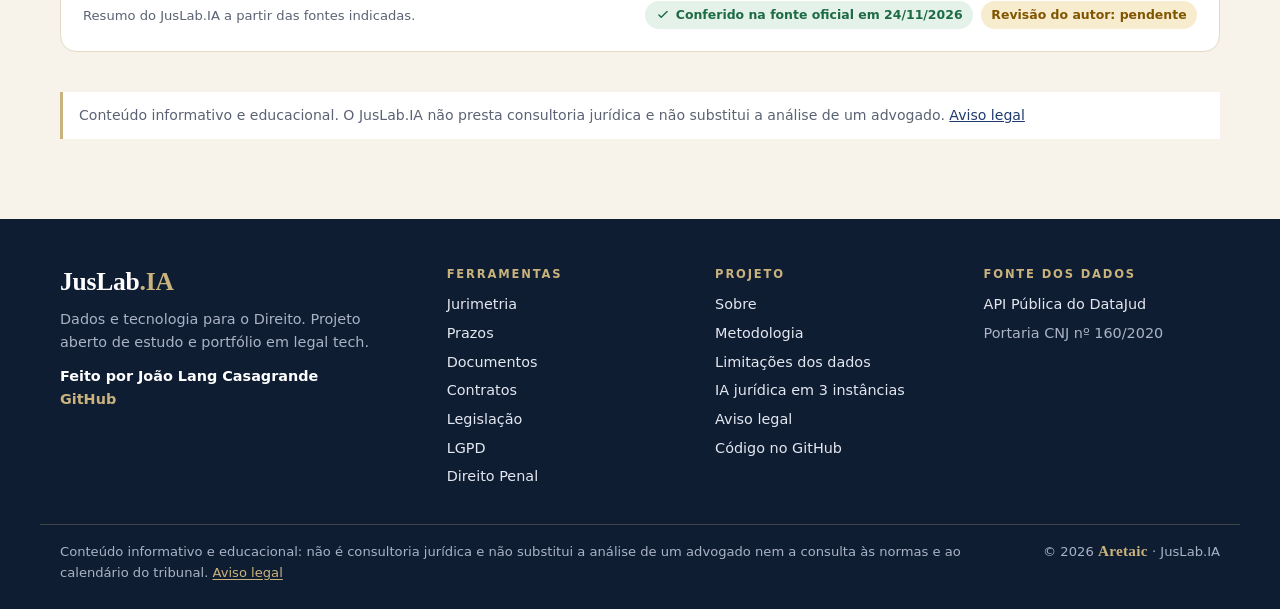
<file: lei-anotada/index.html>
<!doctype html>
<html lang="pt-BR">
<head>
  <meta charset="utf-8">
  <meta name="viewport" content="width=device-width, initial-scale=1">
  <title>Direito Penal anotado</title>
  <meta name="description" content="Direito Penal anotado: artigos do Código Penal e da Lei de Drogas com texto atualizado, súmulas e teses do STJ, notas de doutrina citada em fonte oficial e números de processos na base do CNJ. Tudo com fonte oficial e data de conferência.">
  <link rel="canonical" href="https://langcasagrande.github.io/dashboard-jurimetria/lei-anotada/">
  <meta property="og:type" content="website">
  <meta property="og:locale" content="pt_BR">
  <meta property="og:site_name" content="JusLab.IA">
  <meta property="og:title" content="Direito Penal anotado · JusLab.IA">
  <meta property="og:description" content="Artigos de Direito Penal com texto atualizado, jurisprudência, notas de doutrina e jurimetria, com fonte oficial em cada item.">
  <meta property="og:url" content="https://langcasagrande.github.io/dashboard-jurimetria/lei-anotada/">
  <meta property="og:image" content="https://langcasagrande.github.io/dashboard-jurimetria/assets/og.png">
  <meta property="og:image:width" content="1200">
  <meta property="og:image:height" content="630">
  <meta property="og:image:alt" content="JusLab.IA: dados e tecnologia para o Direito">
  <meta name="twitter:card" content="summary_large_image">
  <script>try{const t=localStorage.getItem('tema');if(t)document.documentElement.dataset.theme=t}catch(e){}</script>
  <link rel="stylesheet" href="../assets/css/style.css">
  <link rel="stylesheet" href="lei-anotada.css">
</head>
<body data-base="../" data-page="lei-anotada">
  <main>
    <section class="page-head">
      <h1>Direito Penal anotado</h1>
      <p>Artigos de Direito Penal com o texto atualizado, a jurisprudência (súmulas e teses), notas de doutrina citada em fonte oficial e os números de processos na base do CNJ, cada um em sua aba. <strong>Cada item mostra de onde veio e quando foi conferido.</strong> O que não pôde ser conferido fica de fora.</p>
    </section>
    <div id="app" aria-live="polite"><p class="carregando"><span class="spinner"></span> Carregando…</p></div>
  </main>
  <script src="../assets/js/common.js"></script>
  <script src="lei-anotada.js"></script>
</body>
</html>
</file>
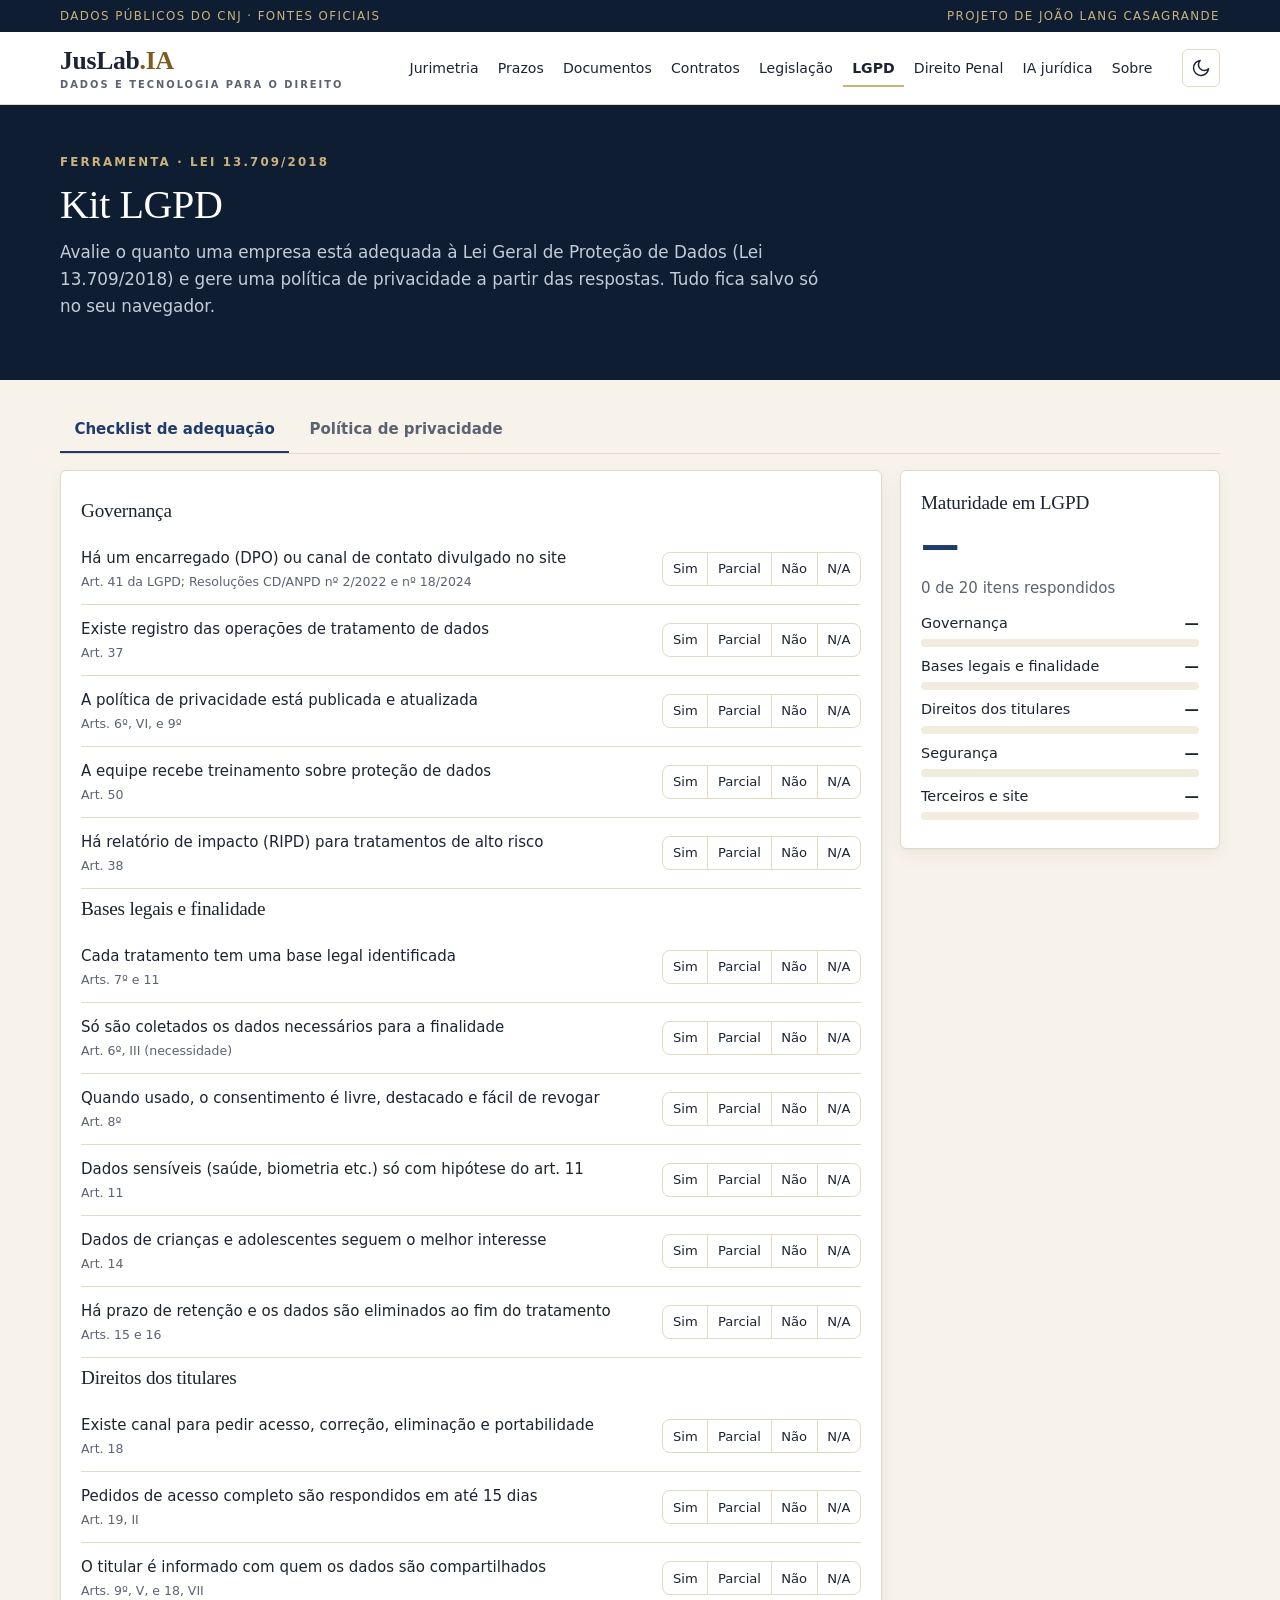
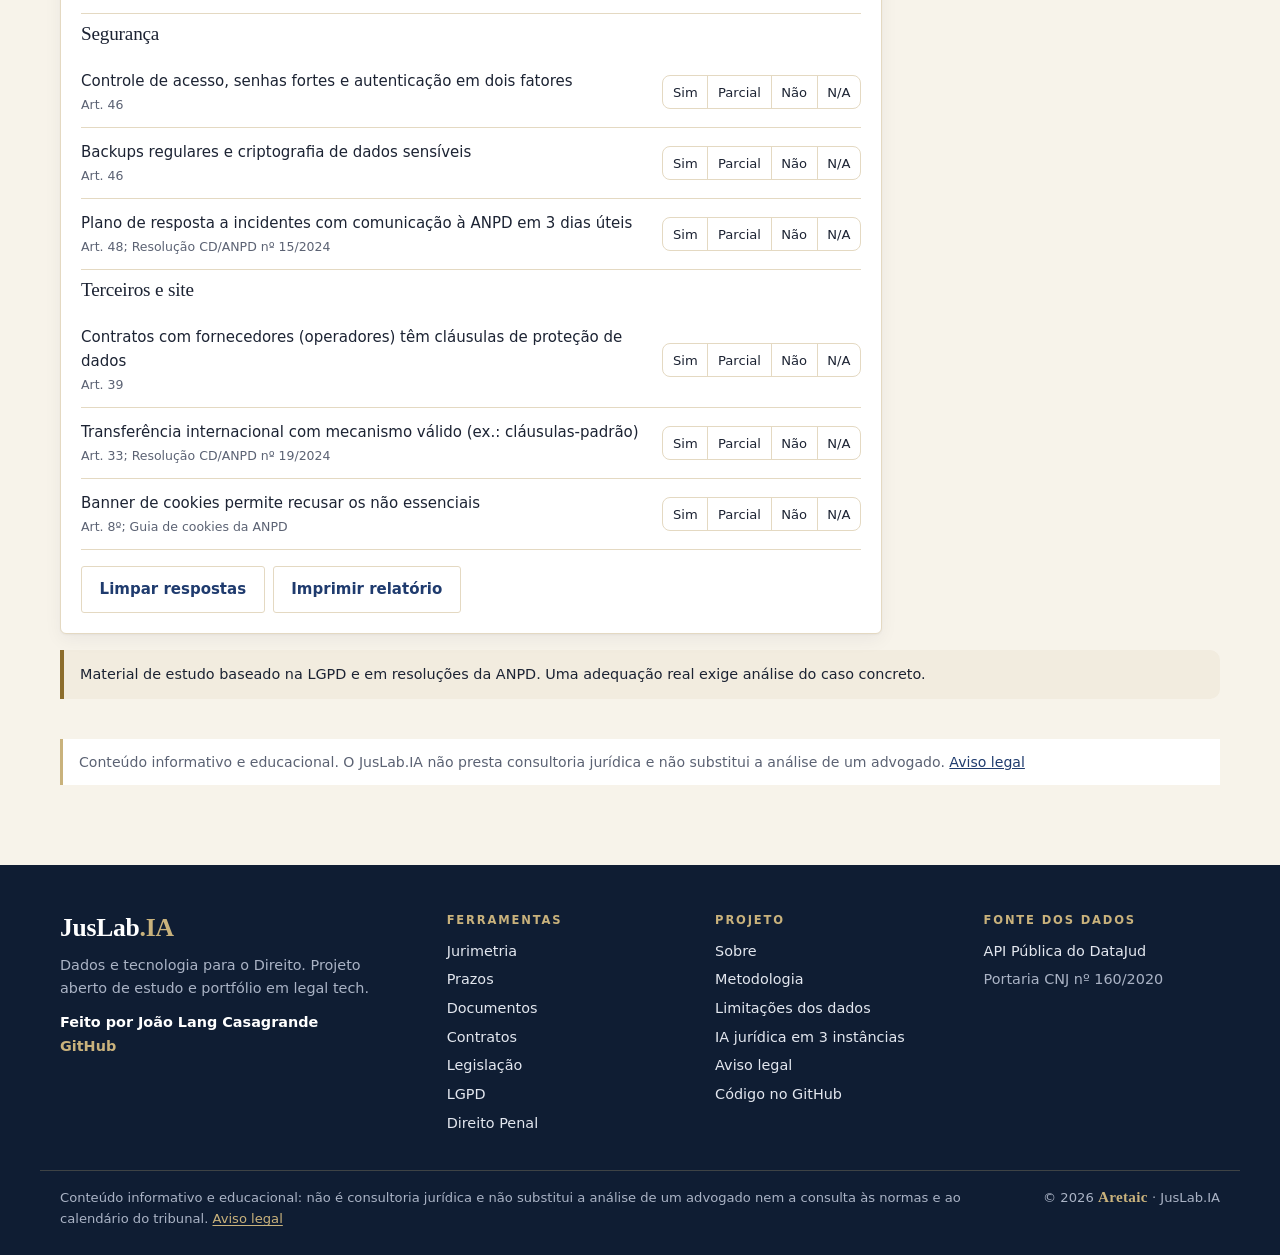
<file: lgpd/index.html>
<!doctype html>
<html lang="pt-BR">
<head>
  <meta charset="utf-8">
  <meta name="viewport" content="width=device-width, initial-scale=1">
  <title>Kit LGPD</title>
  <meta name="description" content="Checklist de adequação à LGPD com nota de maturidade e gerador de política de privacidade para pequenas empresas.">
  <link rel="canonical" href="https://langcasagrande.github.io/dashboard-jurimetria/lgpd/">
  <meta property="og:type" content="website">
  <meta property="og:locale" content="pt_BR">
  <meta property="og:site_name" content="JusLab.IA">
  <meta property="og:title" content="Kit LGPD · JusLab.IA">
  <meta property="og:description" content="Checklist de adequação à LGPD com nota de maturidade e gerador de política de privacidade para pequenas empresas.">
  <meta property="og:url" content="https://langcasagrande.github.io/dashboard-jurimetria/lgpd/">
  <meta property="og:image" content="https://langcasagrande.github.io/dashboard-jurimetria/assets/og.png">
  <meta property="og:image:width" content="1200">
  <meta property="og:image:height" content="630">
  <meta property="og:image:alt" content="JusLab.IA: jurimetria com dados públicos do CNJ">
  <meta name="twitter:card" content="summary_large_image">
  <script>try{const t=localStorage.getItem('tema');if(t)document.documentElement.dataset.theme=t}catch(e){}</script>
  <link rel="stylesheet" href="../assets/css/style.css">
  <style>
    .tabs { display: flex; gap: 6px; border-bottom: 1px solid var(--border); margin-bottom: 16px; }
    .tabs button { border: none; background: none; padding: .6rem .9rem; font: inherit; font-weight: 600; color: var(--muted); cursor: pointer; border-bottom: 2px solid transparent; }
    .tabs button[aria-selected="true"] { color: var(--primary); border-bottom-color: var(--primary); }
    .item { display: grid; grid-template-columns: minmax(0, 1fr) auto; gap: 10px 16px; padding: 12px 0; border-bottom: 1px solid var(--border); align-items: center; }
    .item:last-child { border-bottom: none; }
    .item p { margin: 0; }
    .item small { display: block; color: var(--muted); margin-top: 2px; }
    .seg { display: inline-flex; border: 1px solid var(--border); border-radius: 8px; overflow: hidden; }
    .seg label { margin: 0; font-weight: 500; font-size: .82rem; padding: .35rem .6rem; cursor: pointer; border-right: 1px solid var(--border); }
    .seg label:last-child { border-right: none; }
    .seg input { position: absolute; opacity: 0; pointer-events: none; }
    .seg input:checked + span { font-weight: 700; }
    .seg label:has(input:checked) { background: var(--primary-soft); color: var(--primary); }
    .seg label:has(input[value="nao"]:checked) { background: var(--bad-soft); color: var(--bad); }
    .seg label:has(input[value="sim"]:checked) { background: var(--ok-soft); color: var(--ok); }
    .seg input:focus-visible + span { outline: 2px solid var(--primary); outline-offset: 2px; }
    .bar { height: 8px; background: var(--surface-2); border-radius: 99px; overflow: hidden; }
    .bar i { display: block; height: 100%; background: var(--primary); border-radius: 99px; }
    .grupo-res { display: grid; grid-template-columns: minmax(0, 1fr) 48px; gap: 4px 10px; align-items: center; font-size: .9rem; margin-bottom: 8px; }
    .grupo-res .bar { grid-column: 1 / -1; }
    .big { font-size: 2.4rem; font-weight: 700; color: var(--primary); line-height: 1; }
    .doc { overflow-wrap: anywhere; background: #fff; color: #111; font-family: Georgia, "Times New Roman", serif; font-size: 11.5pt; line-height: 1.6; padding: 40px 48px; border: 1px solid var(--border); border-radius: 6px; }
    .doc h1 { font-size: 15pt; text-align: center; } .doc h2 { font-size: 12pt; margin-top: 18px; } .doc .ph { background: #fff3c4; }
    @media (max-width: 620px) { .item { grid-template-columns: minmax(0, 1fr); } .doc { padding: 22px 18px; } }
    @media print {
      .tabs, .page-head, .notice, #form-politica, .no-print { display: none !important; }
      aside { position: static !important; }
      .split { display: block; } .doc { border: none; padding: 0; } .doc .ph { background: none; }
    }
  </style>
</head>
<body data-base="../" data-page="lgpd">
  <main>
    <section class="page-head">
      <h1>Kit LGPD</h1>
      <p>Avalie o quanto uma empresa está adequada à Lei Geral de Proteção de Dados (Lei 13.709/2018) e gere uma política de privacidade a partir das respostas. Tudo fica salvo só no seu navegador.</p>
    </section>

    <div class="tabs" role="tablist">
      <button role="tab" aria-selected="true" data-tab="checklist">Checklist de adequação</button>
      <button role="tab" aria-selected="false" data-tab="politica">Política de privacidade</button>
    </div>

    <section id="painel-checklist" role="tabpanel">
      <div class="split lateral-direita">
        <div class="card" id="lista-check"></div>
        <aside class="grid" style="gap:16px;align-content:start;position:sticky;top:76px">
          <div class="card" id="resumo-check"></div>
        </aside>
      </div>
    </section>

    <section id="painel-politica" role="tabpanel" hidden>
      <div class="split">
        <form class="card" id="form-politica" autocomplete="off" onsubmit="return false"></form>
        <section>
          <div class="actions no-print" style="margin-top:0;margin-bottom:12px">
            <button class="btn" type="button" id="pol-imprimir">Imprimir / salvar PDF</button>
            <button class="btn secondary" type="button" id="pol-word">Baixar Word (.doc)</button>
            <button class="btn secondary" type="button" id="pol-html">Baixar HTML para o site</button>
          </div>
          <article class="doc" id="politica"></article>
        </section>
      </div>
    </section>

    <div class="notice">Material de estudo baseado na LGPD e em resoluções da ANPD. Uma adequação real exige análise do caso concreto.</div>
  </main>
  <script src="../assets/js/common.js"></script>
  <script src="lgpd.js"></script>
</body>
</html>
</file>
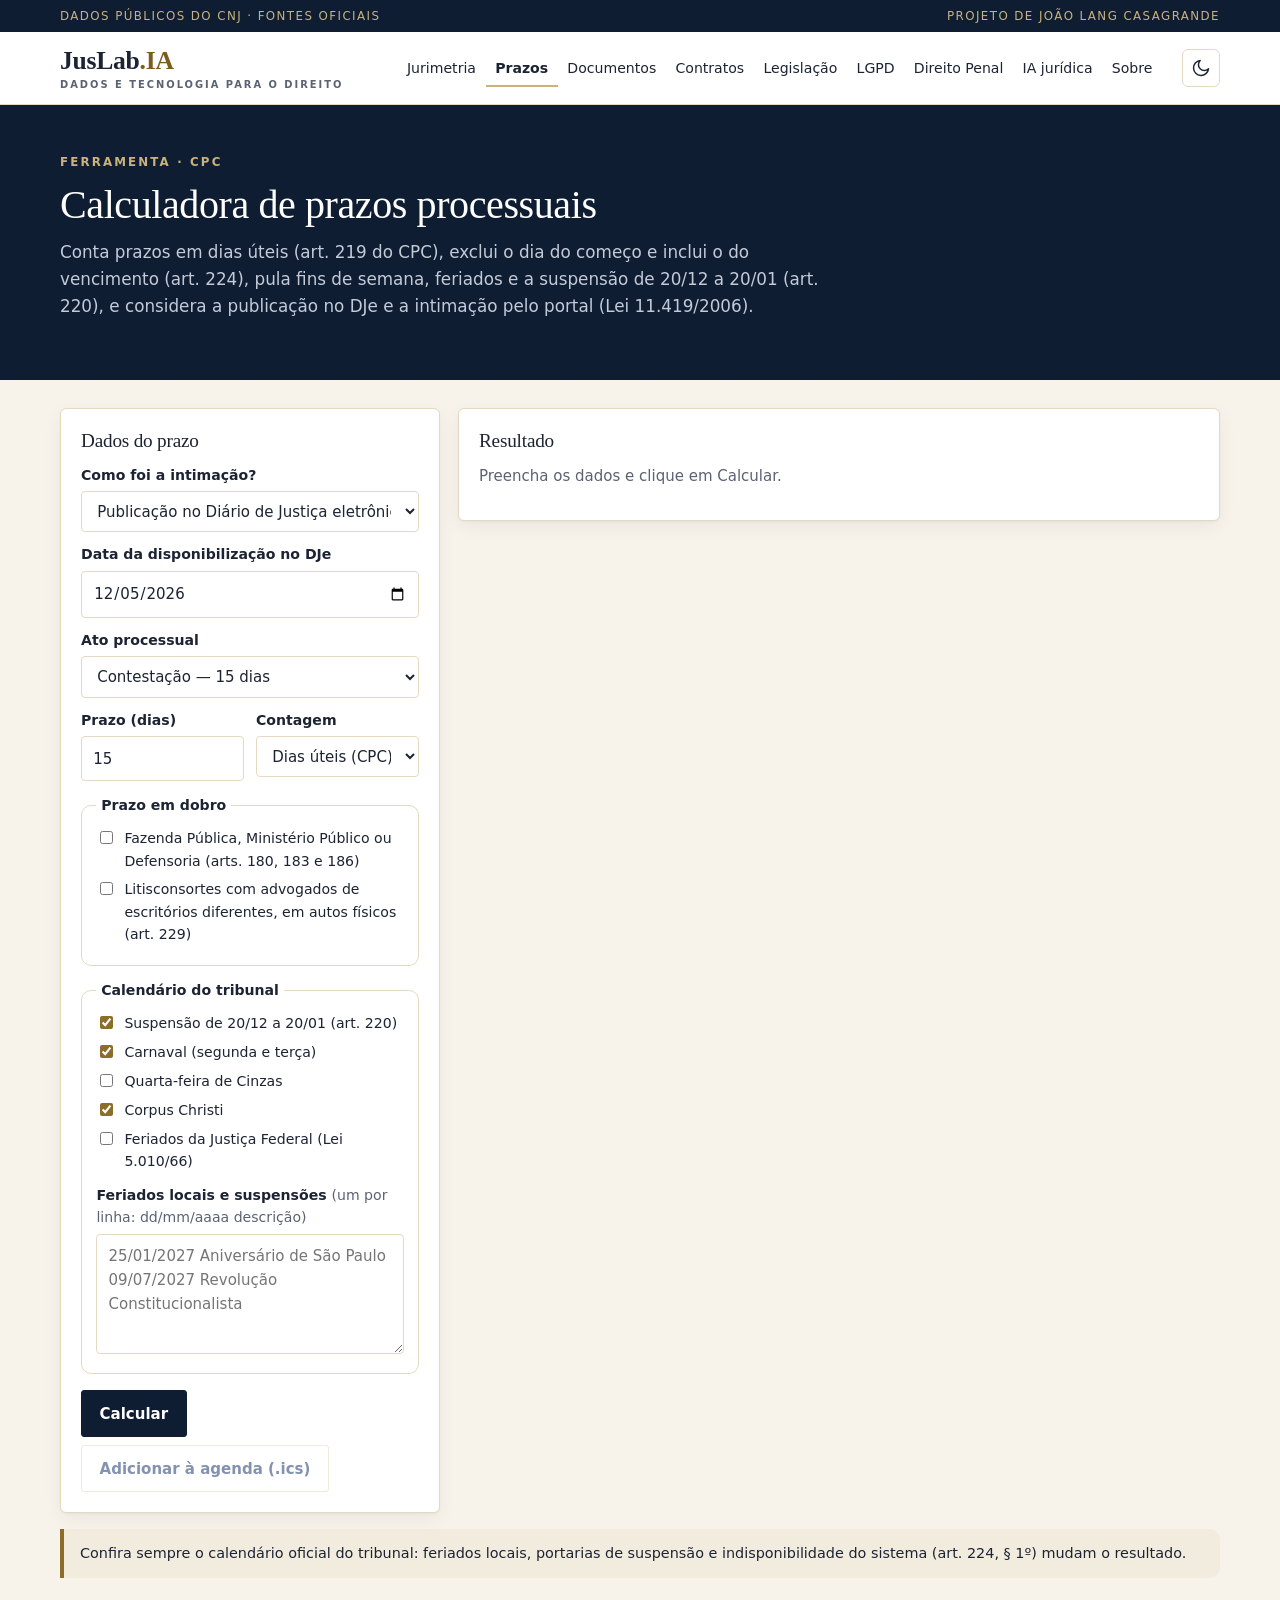
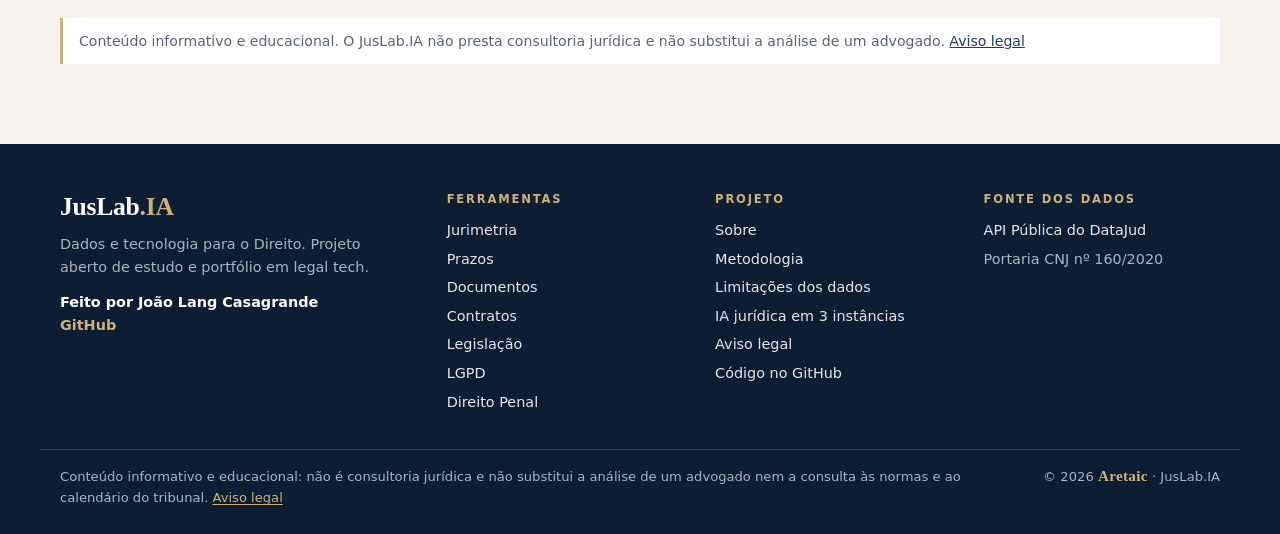
<file: prazos/index.html>
<!doctype html>
<html lang="pt-BR">
<head>
  <meta charset="utf-8">
  <meta name="viewport" content="width=device-width, initial-scale=1">
  <title>Calculadora de Prazos</title>
  <meta name="description" content="Calcula prazos processuais em dias úteis conforme o CPC, com feriados, recesso de 20/12 a 20/01, prazo em dobro e intimação pelo DJe ou portal.">
  <link rel="canonical" href="https://langcasagrande.github.io/dashboard-jurimetria/prazos/">
  <meta property="og:type" content="website">
  <meta property="og:locale" content="pt_BR">
  <meta property="og:site_name" content="JusLab.IA">
  <meta property="og:title" content="Calculadora de Prazos · JusLab.IA">
  <meta property="og:description" content="Calcula prazos processuais em dias úteis conforme o CPC, com feriados, recesso de 20/12 a 20/01, prazo em dobro e intimação pelo DJe ou portal.">
  <meta property="og:url" content="https://langcasagrande.github.io/dashboard-jurimetria/prazos/">
  <meta property="og:image" content="https://langcasagrande.github.io/dashboard-jurimetria/assets/og.png">
  <meta property="og:image:width" content="1200">
  <meta property="og:image:height" content="630">
  <meta property="og:image:alt" content="JusLab.IA: jurimetria com dados públicos do CNJ">
  <meta name="twitter:card" content="summary_large_image">
  <script>try{const t=localStorage.getItem('tema');if(t)document.documentElement.dataset.theme=t}catch(e){}</script>
  <link rel="stylesheet" href="../assets/css/style.css">
  <style>
    .result-date { font-size: 1.9rem; font-weight: 700; color: var(--primary); }
    .day-list td:first-child { white-space: nowrap; font-variant-numeric: tabular-nums; }
    .day-list tr.counted td:nth-child(2) { color: var(--ok); font-weight: 600; }
    .day-list tr.skipped td { color: var(--muted); }
    .day-list tr.final td { background: var(--primary-soft); font-weight: 700; color: var(--text); }
    .steps { padding-left: 1.2rem; margin: .5rem 0 0; }
    .steps li { margin-bottom: .35rem; }
  </style>
</head>
<body data-base="../" data-page="prazos">
  <main>
    <section class="page-head">
      <h1>Calculadora de prazos processuais</h1>
      <p>Conta prazos em dias úteis (art. 219 do CPC), exclui o dia do começo e inclui o do vencimento (art. 224), pula fins de semana, feriados e a suspensão de 20/12 a 20/01 (art. 220), e considera a publicação no DJe e a intimação pelo portal (Lei 11.419/2006).</p>
    </section>

    <div class="split">
      <form class="card" id="form" autocomplete="off">
        <h2>Dados do prazo</h2>

        <label for="modo">Como foi a intimação?</label>
        <select id="modo">
          <option value="dje">Publicação no Diário de Justiça eletrônico (DJe)</option>
          <option value="portal">Intimação eletrônica pelo portal do tribunal</option>
          <option value="intimacao">Já sei a data em que a intimação se considera feita</option>
        </select>

        <label for="data" id="data-label">Data da disponibilização no DJe</label>
        <input type="date" id="data" required>

        <div id="consulta-box" hidden>
          <label for="consulta">Data em que a intimação foi aberta <span class="hint">(deixe vazio se não foi aberta)</span></label>
          <input type="date" id="consulta">
        </div>

        <label for="ato">Ato processual</label>
        <select id="ato"></select>

        <div class="row">
          <div>
            <label for="dias">Prazo (dias)</label>
            <input type="number" id="dias" min="1" max="365" value="15" required>
          </div>
          <div>
            <label for="contagem">Contagem</label>
            <select id="contagem">
              <option value="uteis">Dias úteis (CPC)</option>
              <option value="corridos">Dias corridos</option>
            </select>
          </div>
        </div>

        <fieldset>
          <legend>Prazo em dobro</legend>
          <label class="check"><input type="checkbox" id="dobro"> Fazenda Pública, Ministério Público ou Defensoria (arts. 180, 183 e 186)</label>
          <label class="check"><input type="checkbox" id="litis"> Litisconsortes com advogados de escritórios diferentes, em autos físicos (art. 229)</label>
        </fieldset>

        <fieldset>
          <legend>Calendário do tribunal</legend>
          <label class="check"><input type="checkbox" id="recesso" checked> Suspensão de 20/12 a 20/01 (art. 220)</label>
          <label class="check"><input type="checkbox" id="carnaval" checked> Carnaval (segunda e terça)</label>
          <label class="check"><input type="checkbox" id="cinzas"> Quarta-feira de Cinzas</label>
          <label class="check"><input type="checkbox" id="corpus" checked> Corpus Christi</label>
          <label class="check"><input type="checkbox" id="federal"> Feriados da Justiça Federal (Lei 5.010/66)</label>
          <label for="extras">Feriados locais e suspensões <span class="hint">(um por linha: dd/mm/aaaa descrição)</span></label>
          <textarea id="extras" rows="3" placeholder="25/01/2027 Aniversário de São Paulo&#10;09/07/2027 Revolução Constitucionalista"></textarea>
        </fieldset>

        <div class="actions">
          <button class="btn" type="submit">Calcular</button>
          <button class="btn secondary" type="button" id="ics" disabled>Adicionar à agenda (.ics)</button>
        </div>
      </form>

      <section class="card" id="saida" aria-live="polite">
        <h2>Resultado</h2>
        <p class="muted">Preencha os dados e clique em Calcular.</p>
      </section>
    </div>

    <div class="notice">Confira sempre o calendário oficial do tribunal: feriados locais, portarias de suspensão e indisponibilidade do sistema (art. 224, § 1º) mudam o resultado.</div>
  </main>
  <script src="../assets/js/common.js"></script>
  <script src="calendario.js"></script>
  <script src="prazos.js"></script>
</body>
</html>
</file>
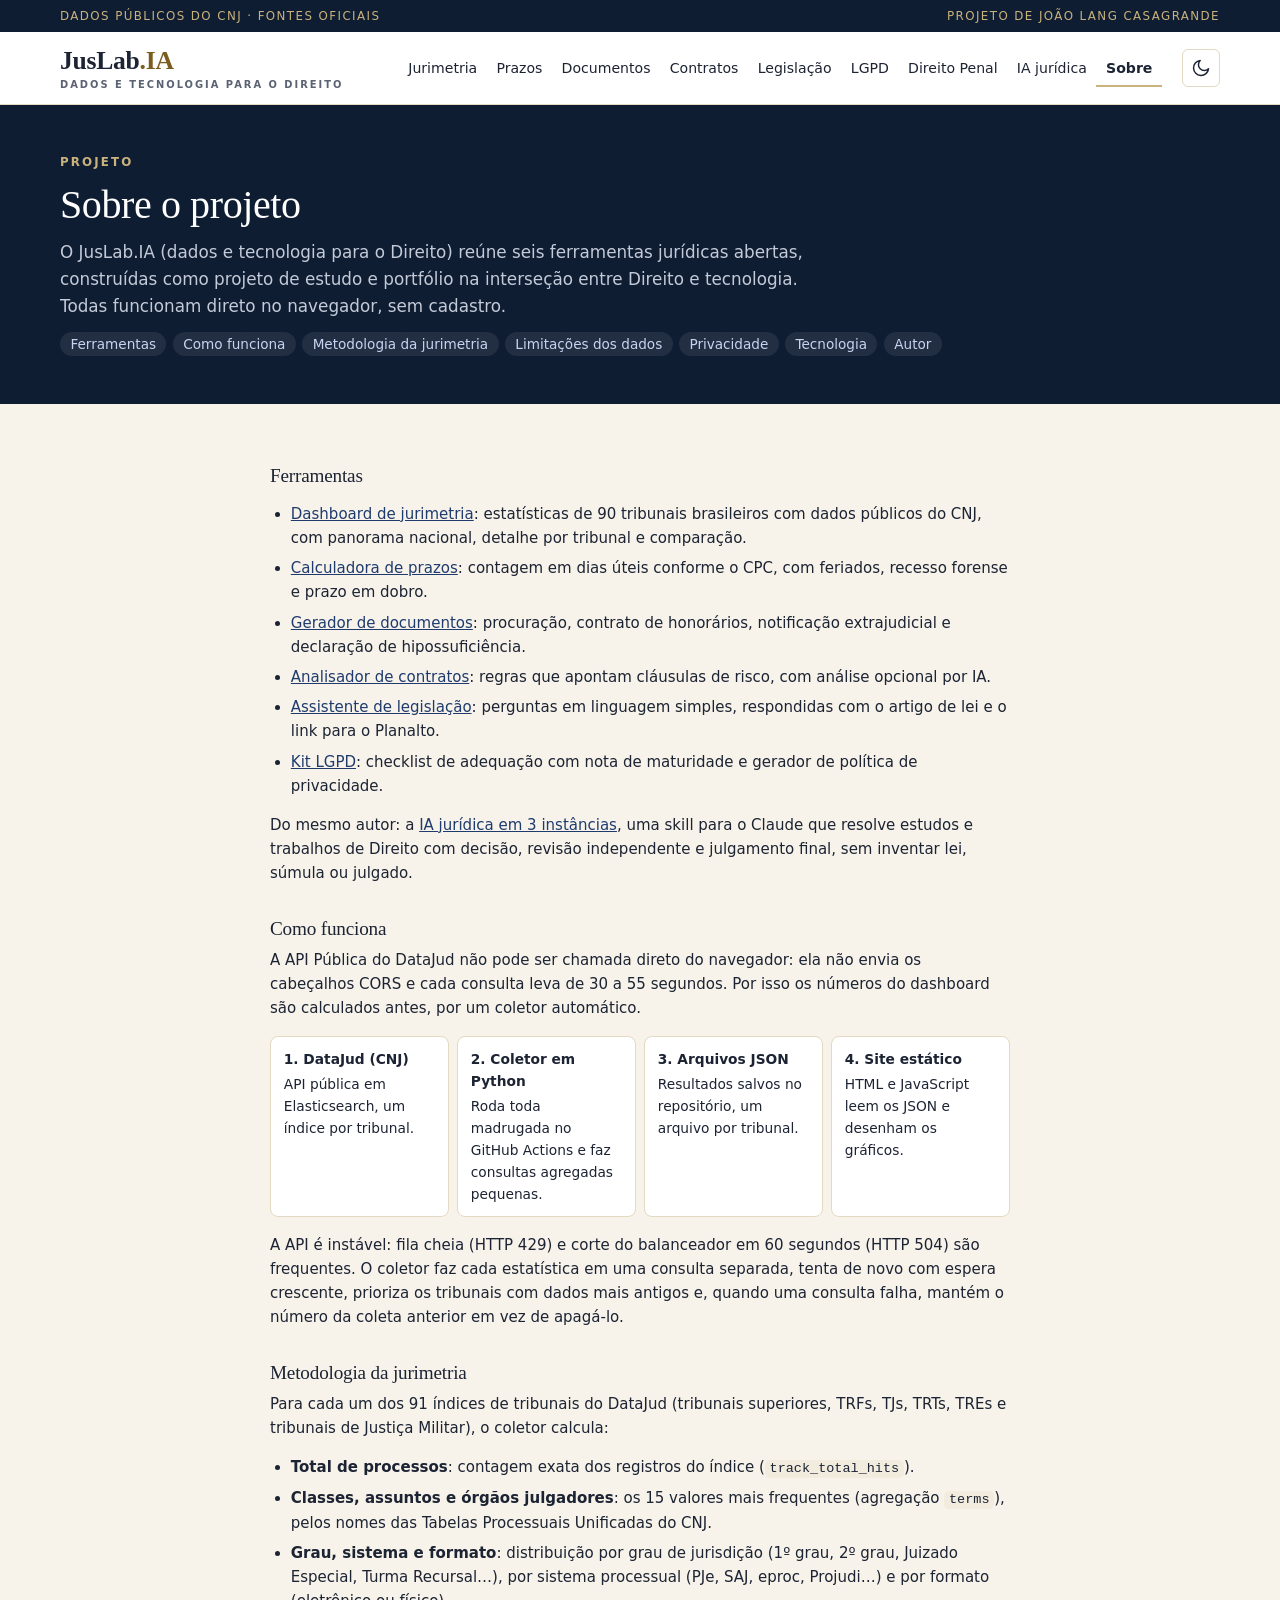
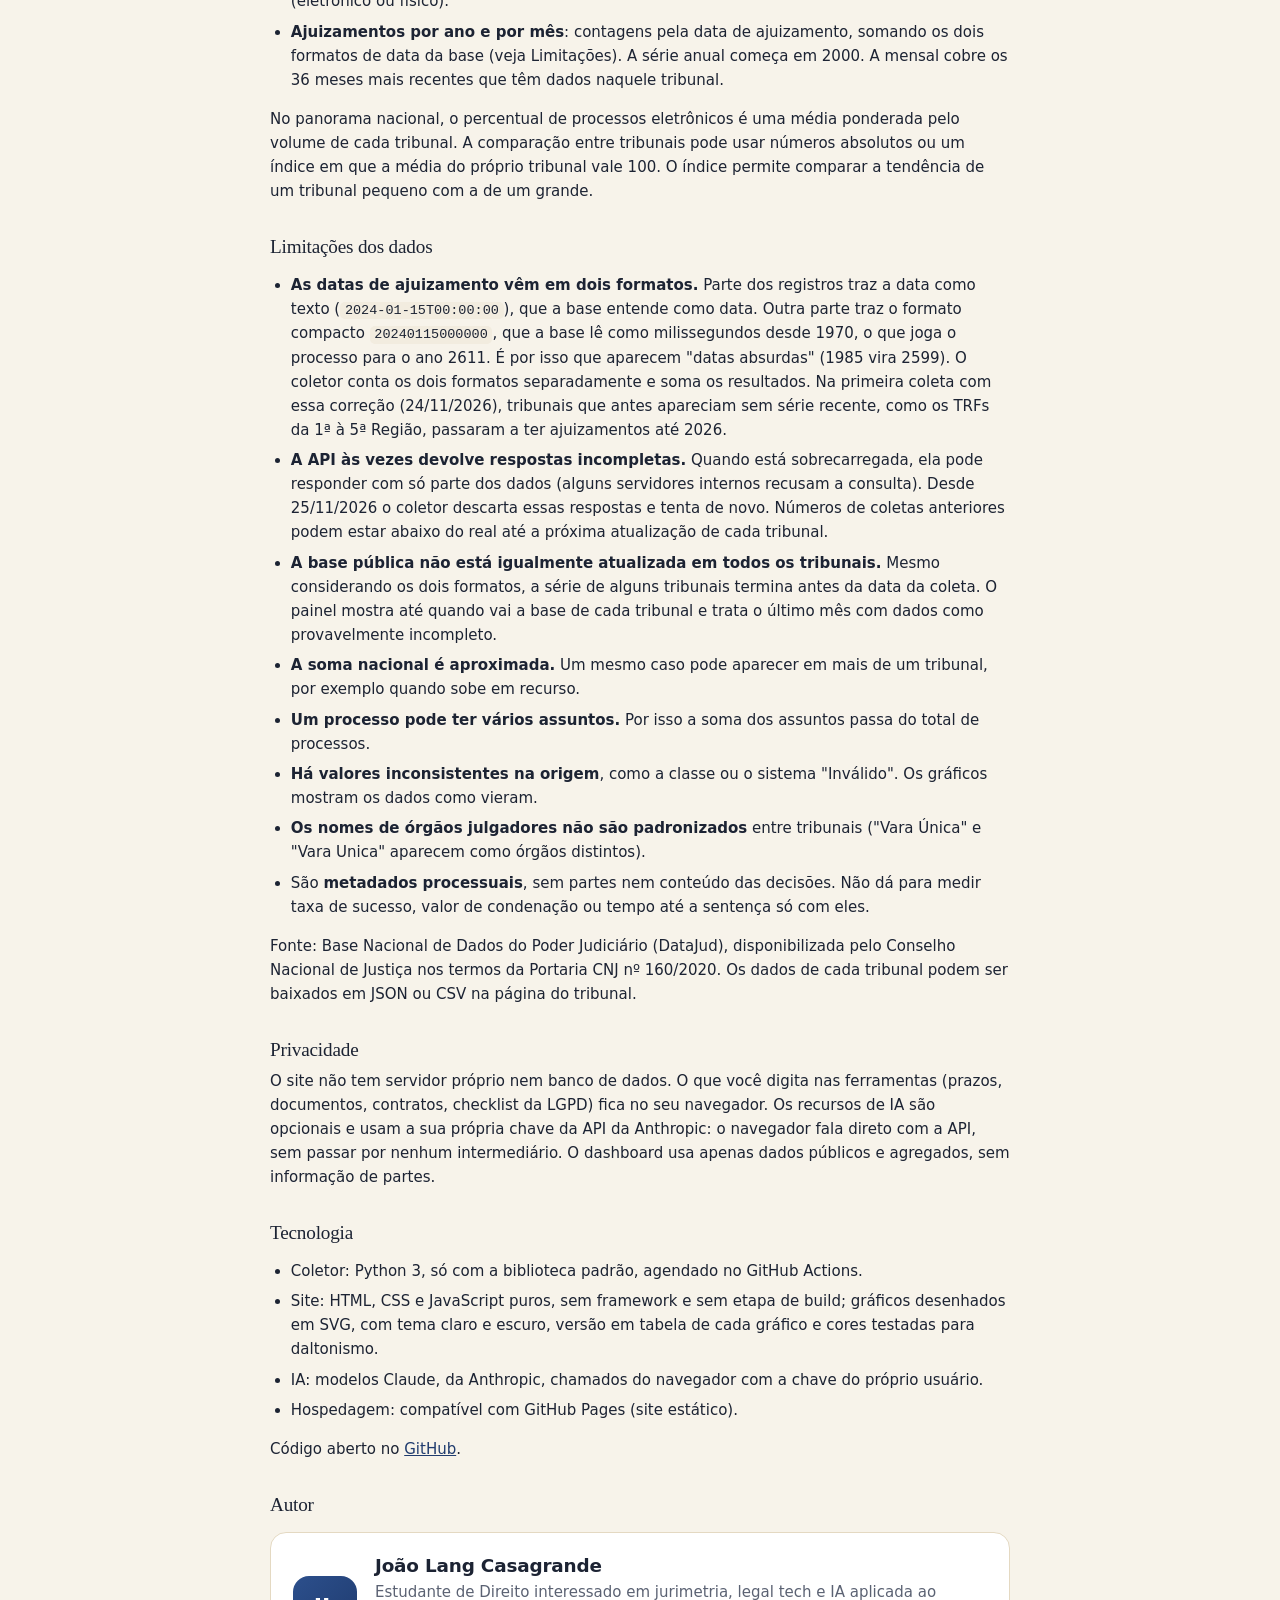
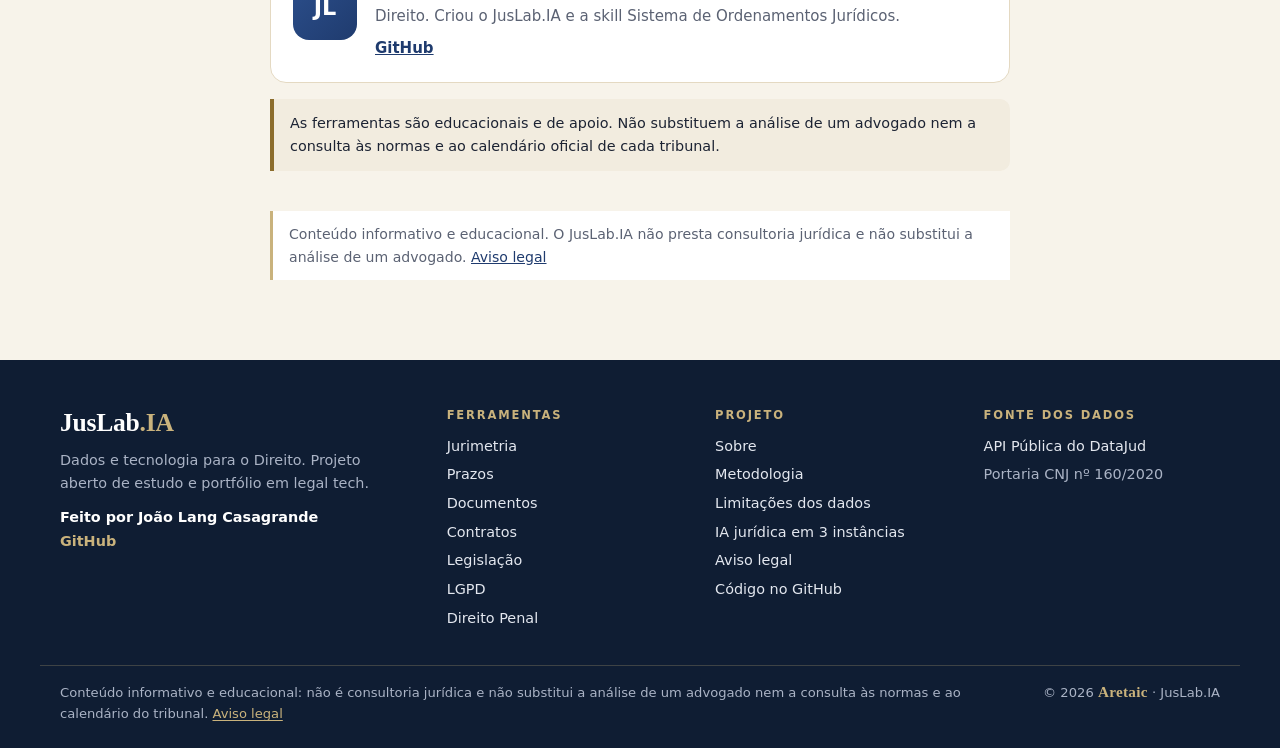
<file: sobre/index.html>
<!doctype html>
<html lang="pt-BR">
<head>
  <meta charset="utf-8">
  <meta name="viewport" content="width=device-width, initial-scale=1">
  <title>Sobre o projeto</title>
  <meta name="description" content="Como o JusLab.IA foi construído: arquitetura, metodologia da jurimetria com dados do DataJud (CNJ), limitações dos dados e privacidade.">
  <link rel="canonical" href="https://langcasagrande.github.io/dashboard-jurimetria/sobre/">
  <meta property="og:type" content="website">
  <meta property="og:locale" content="pt_BR">
  <meta property="og:site_name" content="JusLab.IA">
  <meta property="og:title" content="Sobre o projeto · JusLab.IA">
  <meta property="og:description" content="Como o JusLab.IA foi construído: arquitetura, metodologia da jurimetria com dados do DataJud (CNJ), limitações dos dados e privacidade.">
  <meta property="og:url" content="https://langcasagrande.github.io/dashboard-jurimetria/sobre/">
  <meta property="og:image" content="https://langcasagrande.github.io/dashboard-jurimetria/assets/og.png">
  <meta property="og:image:width" content="1200">
  <meta property="og:image:height" content="630">
  <meta property="og:image:alt" content="JusLab.IA: jurimetria com dados públicos do CNJ">
  <meta name="twitter:card" content="summary_large_image">
  <script>try{const t=localStorage.getItem('tema');if(t)document.documentElement.dataset.theme=t}catch(e){}</script>
  <link rel="stylesheet" href="../assets/css/style.css">
  <style>
    .prosa { max-width: 780px; }
    .prosa h2 { margin-top: 2rem; scroll-margin-top: 80px; }
    .prosa ul, .prosa ol { padding-left: 1.3rem; }
    .prosa li { margin-bottom: .4rem; }
    .fluxo { display: grid; grid-template-columns: repeat(4, minmax(0, 1fr)); gap: 8px; margin: 1rem 0; }
    .fluxo div { background: var(--surface); border: 1px solid var(--border); border-radius: 8px; padding: .7rem .8rem; font-size: .86rem; }
    .fluxo strong { display: block; margin-bottom: .2rem; }
    @media (max-width: 760px) { .fluxo { grid-template-columns: minmax(0, 1fr); } }
    .indice-pagina { display: flex; flex-wrap: wrap; gap: .4rem; margin: .5rem 0 0; padding: 0; list-style: none; }
    .indice-pagina a { font-size: .85rem; padding: .25rem .65rem; border-radius: 999px; background: rgba(255,255,255,.08); color: #c7d4f0; text-decoration: none; }
    .indice-pagina a:hover { background: rgba(255,255,255,.14); color: #fff; }
    main .autor { display: grid; grid-template-columns: auto 1fr; gap: 18px; align-items: center; background: var(--surface); border: 1px solid var(--border); border-radius: 16px; padding: 22px; margin-top: 1rem; }
    main .autor .inicial { width: 64px; height: 64px; border-radius: 16px; background: var(--gradiente); color: #fff; display: grid; place-items: center; font-weight: 800; font-size: 1.4rem; }
    main .autor h3 { font-size: 1.15rem; margin: 0 0 .2rem; }
    main .autor p { margin: 0 0 .5rem; color: var(--muted); }
    main .autor .links { display: flex; gap: 14px; flex-wrap: wrap; font-weight: 600; }
  </style>
</head>
<body data-base="../" data-page="sobre">
  <main class="prosa">
    <section class="page-head">
      <h1>Sobre o projeto</h1>
      <p>O JusLab.IA (dados e tecnologia para o Direito) reúne seis ferramentas jurídicas abertas, construídas como projeto de estudo e portfólio na interseção entre Direito e tecnologia. Todas funcionam direto no navegador, sem cadastro.</p>
      <ul class="indice-pagina">
        <li><a href="#ferramentas">Ferramentas</a></li>
        <li><a href="#arquitetura">Como funciona</a></li>
        <li><a href="#metodologia">Metodologia da jurimetria</a></li>
        <li><a href="#limitacoes">Limitações dos dados</a></li>
        <li><a href="#privacidade">Privacidade</a></li>
        <li><a href="#tecnologia">Tecnologia</a></li>
        <li><a href="#autor">Autor</a></li>
      </ul>
    </section>

    <h2 id="ferramentas">Ferramentas</h2>
    <ul>
      <li><a href="../jurimetria/">Dashboard de jurimetria</a>: estatísticas de 90 tribunais brasileiros com dados públicos do CNJ, com panorama nacional, detalhe por tribunal e comparação.</li>
      <li><a href="../prazos/">Calculadora de prazos</a>: contagem em dias úteis conforme o CPC, com feriados, recesso forense e prazo em dobro.</li>
      <li><a href="../documentos/">Gerador de documentos</a>: procuração, contrato de honorários, notificação extrajudicial e declaração de hipossuficiência.</li>
      <li><a href="../contratos/">Analisador de contratos</a>: regras que apontam cláusulas de risco, com análise opcional por IA.</li>
      <li><a href="../legislacao/">Assistente de legislação</a>: perguntas em linguagem simples, respondidas com o artigo de lei e o link para o Planalto.</li>
      <li><a href="../lgpd/">Kit LGPD</a>: checklist de adequação com nota de maturidade e gerador de política de privacidade.</li>
    </ul>
    <p>Do mesmo autor: a <a href="../ia-juridica/">IA jurídica em 3 instâncias</a>, uma skill para o Claude que resolve estudos e trabalhos de Direito com decisão, revisão independente e julgamento final, sem inventar lei, súmula ou julgado.</p>

    <h2 id="arquitetura">Como funciona</h2>
    <p>A API Pública do DataJud não pode ser chamada direto do navegador: ela não envia os cabeçalhos CORS e cada consulta leva de 30 a 55 segundos. Por isso os números do dashboard são calculados antes, por um coletor automático.</p>
    <div class="fluxo" aria-label="Fluxo dos dados">
      <div><strong>1. DataJud (CNJ)</strong>API pública em Elasticsearch, um índice por tribunal.</div>
      <div><strong>2. Coletor em Python</strong>Roda toda madrugada no GitHub Actions e faz consultas agregadas pequenas.</div>
      <div><strong>3. Arquivos JSON</strong>Resultados salvos no repositório, um arquivo por tribunal.</div>
      <div><strong>4. Site estático</strong>HTML e JavaScript leem os JSON e desenham os gráficos.</div>
    </div>
    <p>A API é instável: fila cheia (HTTP 429) e corte do balanceador em 60 segundos (HTTP 504) são frequentes. O coletor faz cada estatística em uma consulta separada, tenta de novo com espera crescente, prioriza os tribunais com dados mais antigos e, quando uma consulta falha, mantém o número da coleta anterior em vez de apagá-lo.</p>

    <h2 id="metodologia">Metodologia da jurimetria</h2>
    <p>Para cada um dos 91 índices de tribunais do DataJud (tribunais superiores, TRFs, TJs, TRTs, TREs e tribunais de Justiça Militar), o coletor calcula:</p>
    <ul>
      <li><strong>Total de processos</strong>: contagem exata dos registros do índice (<code>track_total_hits</code>).</li>
      <li><strong>Classes, assuntos e órgãos julgadores</strong>: os 15 valores mais frequentes (agregação <code>terms</code>), pelos nomes das Tabelas Processuais Unificadas do CNJ.</li>
      <li><strong>Grau, sistema e formato</strong>: distribuição por grau de jurisdição (1º grau, 2º grau, Juizado Especial, Turma Recursal…), por sistema processual (PJe, SAJ, eproc, Projudi…) e por formato (eletrônico ou físico).</li>
      <li><strong>Ajuizamentos por ano e por mês</strong>: contagens pela data de ajuizamento, somando os dois formatos de data da base (veja Limitações). A série anual começa em 2000. A mensal cobre os 36 meses mais recentes que têm dados naquele tribunal.</li>
    </ul>
    <p>No panorama nacional, o percentual de processos eletrônicos é uma média ponderada pelo volume de cada tribunal. A comparação entre tribunais pode usar números absolutos ou um índice em que a média do próprio tribunal vale 100. O índice permite comparar a tendência de um tribunal pequeno com a de um grande.</p>

    <h2 id="limitacoes">Limitações dos dados</h2>
    <ul>
      <li><strong>As datas de ajuizamento vêm em dois formatos.</strong> Parte dos registros traz a data como texto (<code>2024-01-15T00:00:00</code>), que a base entende como data. Outra parte traz o formato compacto <code>20240115000000</code>, que a base lê como milissegundos desde 1970, o que joga o processo para o ano 2611. É por isso que aparecem "datas absurdas" (1985 vira 2599). O coletor conta os dois formatos separadamente e soma os resultados. Na primeira coleta com essa correção (24/11/2026), tribunais que antes apareciam sem série recente, como os TRFs da 1ª à 5ª Região, passaram a ter ajuizamentos até 2026.</li>
      <li><strong>A API às vezes devolve respostas incompletas.</strong> Quando está sobrecarregada, ela pode responder com só parte dos dados (alguns servidores internos recusam a consulta). Desde 25/11/2026 o coletor descarta essas respostas e tenta de novo. Números de coletas anteriores podem estar abaixo do real até a próxima atualização de cada tribunal.</li>
      <li><strong>A base pública não está igualmente atualizada em todos os tribunais.</strong> Mesmo considerando os dois formatos, a série de alguns tribunais termina antes da data da coleta. O painel mostra até quando vai a base de cada tribunal e trata o último mês com dados como provavelmente incompleto.</li>
      <li><strong>A soma nacional é aproximada.</strong> Um mesmo caso pode aparecer em mais de um tribunal, por exemplo quando sobe em recurso.</li>
      <li><strong>Um processo pode ter vários assuntos.</strong> Por isso a soma dos assuntos passa do total de processos.</li>
      <li><strong>Há valores inconsistentes na origem</strong>, como a classe ou o sistema "Inválido". Os gráficos mostram os dados como vieram.</li>
      <li><strong>Os nomes de órgãos julgadores não são padronizados</strong> entre tribunais ("Vara Única" e "Vara Unica" aparecem como órgãos distintos).</li>
      <li>São <strong>metadados processuais</strong>, sem partes nem conteúdo das decisões. Não dá para medir taxa de sucesso, valor de condenação ou tempo até a sentença só com eles.</li>
    </ul>
    <p>Fonte: Base Nacional de Dados do Poder Judiciário (DataJud), disponibilizada pelo Conselho Nacional de Justiça nos termos da Portaria CNJ nº 160/2020. Os dados de cada tribunal podem ser baixados em JSON ou CSV na página do tribunal.</p>

    <h2 id="privacidade">Privacidade</h2>
    <p>O site não tem servidor próprio nem banco de dados. O que você digita nas ferramentas (prazos, documentos, contratos, checklist da LGPD) fica no seu navegador. Os recursos de IA são opcionais e usam a sua própria chave da API da Anthropic: o navegador fala direto com a API, sem passar por nenhum intermediário. O dashboard usa apenas dados públicos e agregados, sem informação de partes.</p>

    <h2 id="tecnologia">Tecnologia</h2>
    <ul>
      <li>Coletor: Python 3, só com a biblioteca padrão, agendado no GitHub Actions.</li>
      <li>Site: HTML, CSS e JavaScript puros, sem framework e sem etapa de build; gráficos desenhados em SVG, com tema claro e escuro, versão em tabela de cada gráfico e cores testadas para daltonismo.</li>
      <li>IA: modelos Claude, da Anthropic, chamados do navegador com a chave do próprio usuário.</li>
      <li>Hospedagem: compatível com GitHub Pages (site estático).</li>
    </ul>
    <p>Código aberto no <a href="https://github.com/LangCasagrande/dashboard-jurimetria">GitHub</a>.</p>

    <h2 id="autor">Autor</h2>
    <div class="autor">
      <span class="inicial" aria-hidden="true">JL</span>
      <div>
        <h3>João Lang Casagrande</h3>
        <p>Estudante de Direito interessado em jurimetria, legal tech e IA aplicada ao Direito. Criou o JusLab.IA e a skill Sistema de Ordenamentos Jurídicos.</p>
        <div class="links" id="links-autor"><a href="https://github.com/LangCasagrande" rel="me noopener" target="_blank">GitHub</a></div>
      </div>
    </div>

    <div class="notice">As ferramentas são educacionais e de apoio. Não substituem a análise de um advogado nem a consulta às normas e ao calendário oficial de cada tribunal.</div>
  </main>
  <script src="../assets/js/common.js"></script>
  <script>
    // O LinkedIn é configurado em um lugar só (LT.autor, em assets/js/common.js).
    if (LT.autor.linkedin) document.getElementById('links-autor').insertAdjacentHTML('beforeend', `<a href="${LT.autor.linkedin}" rel="me noopener" target="_blank">LinkedIn</a>`);
  </script>
</body>
</html>
</file>
<file: assets/css/style.css>
/* JusLab.IA — estilos compartilhados (layout "Escritório": azul-marinho, dourado e serifa nos títulos) */
:root {
  --bg: #f7f3ea;
  --surface: #ffffff;
  --surface-2: #f2ecdf;
  --text: #1c2333;
  --muted: #5b6273;
  --border: #e4d9c2;
  --primary: #1f3b6e;
  --primary-ink: #ffffff;
  --primary-soft: #eef1f7;
  --accent: #8c6d2c;
  --ouro: #7a5d1f;
  --ouro-claro: #c9b27c;
  --ok: #1d6b45;
  --ok-soft: #e4f2e9;
  --warn: #7f5500;
  --warn-soft: #f8eccf;
  --bad: #a3261e;
  --bad-soft: #f8e3e0;
  --shadow: 0 1px 2px rgba(15, 29, 51, .04), 0 6px 18px rgba(15, 29, 51, .05);
  --shadow-hover: 0 14px 34px rgba(15, 29, 51, .12);
  --radius: 6px;
  --gradiente: linear-gradient(135deg, #2c4f8c, #1f3b6e);
  --noite: #0f1d33;
  --font: "Inter", system-ui, -apple-system, "Segoe UI", Roboto, sans-serif;
  --serif: Georgia, "Times New Roman", serif;
  --mono: ui-monospace, "Cascadia Code", Consolas, monospace;
  color-scheme: light;
}
@media (prefers-color-scheme: dark) {
  :root:not([data-theme="light"]) {
    --bg: #0b1424; --surface: #12203a; --surface-2: #192a48; --text: #e8e4da; --muted: #a7b0c2;
    --border: #2a3a58; --primary: #d9c08a; --primary-ink: #0b1424; --primary-soft: #1f2c47;
    --accent: #c9b27c; --ouro: #d9c08a; --ok: #6fcf97; --ok-soft: #143225; --warn: #e5b45a; --warn-soft: #33280f;
    --bad: #f08a82; --bad-soft: #3a1714; --shadow: none; --shadow-hover: 0 14px 34px rgba(0, 0, 0, .35);
    --gradiente: linear-gradient(135deg, #4a6aa6, #34558f); color-scheme: dark;
  }
}
:root[data-theme="dark"] {
  --bg: #0b1424; --surface: #12203a; --surface-2: #192a48; --text: #e8e4da; --muted: #a7b0c2;
  --border: #2a3a58; --primary: #d9c08a; --primary-ink: #0b1424; --primary-soft: #1f2c47;
  --accent: #c9b27c; --ouro: #d9c08a; --ok: #6fcf97; --ok-soft: #143225; --warn: #e5b45a; --warn-soft: #33280f;
  --bad: #f08a82; --bad-soft: #3a1714; --shadow: none; --shadow-hover: 0 14px 34px rgba(0, 0, 0, .35);
  --gradiente: linear-gradient(135deg, #4a6aa6, #34558f); color-scheme: dark;
}

* { box-sizing: border-box; }
html { -webkit-text-size-adjust: 100%; }
body { margin: 0; background: var(--bg); color: var(--text); font: 15px/1.6 var(--font); }
a { color: var(--primary); }
h1, h2, h3 { line-height: 1.2; margin: 0 0 .5rem; letter-spacing: -.01em; }
h1, h2 { font-family: var(--serif); font-weight: 400; }
h1 { font-size: 1.75rem; }
h2 { font-size: 1.2rem; }
h3 { font-size: 1rem; }
p { margin: 0 0 .75rem; }
small, .muted { color: var(--muted); }
code { font-family: var(--mono); font-size: .9em; background: var(--surface-2); padding: .1em .35em; border-radius: 5px; }

/* Faixa fina no alto e cabeçalho claro, fixo no topo */
.faixa-topo { background: var(--noite); color: var(--ouro-claro); font-size: .74rem; letter-spacing: .12em; text-transform: uppercase; }
.faixa-topo-in { max-width: 1200px; margin: 0 auto; padding: 0 20px; height: 32px; display: flex; justify-content: space-between; align-items: center; gap: 16px; }
.faixa-topo a { color: inherit; text-decoration: none; }
.faixa-topo a:hover { color: #fff; }
.topbar { position: sticky; top: 0; z-index: 20; background: var(--surface); border-bottom: 1px solid var(--border); }
.topbar-inner { max-width: 1200px; margin: 0 auto; display: flex; align-items: center; gap: 1.25rem; padding: 0 20px; height: 72px; }
.brand { display: flex; align-items: center; color: var(--text); text-decoration: none; white-space: nowrap; }
.brand-text { display: flex; flex-direction: column; line-height: 1.05; font: 700 1.6rem var(--serif); letter-spacing: -.01em; }
.brand-text .ia { color: var(--ouro); }
.brand-text small { font: 600 .62rem var(--font); letter-spacing: .2em; text-transform: uppercase; color: var(--muted); margin-top: 3px; }
.nav { display: flex; gap: 0; flex: 1; justify-content: flex-end; }
.nav a { padding: .5rem .6rem; color: var(--text); text-decoration: none; white-space: nowrap; font-size: .88rem; font-weight: 500; box-shadow: inset 0 -2px transparent; }
.nav a:hover { color: var(--ouro); }
.nav a[aria-current="page"] { font-weight: 700; box-shadow: inset 0 -2px var(--ouro-claro); }
.icon-btn { border: 1px solid var(--border); background: var(--surface); color: var(--text); border-radius: 6px; width: 38px; height: 38px; cursor: pointer; font-size: 16px; flex: none; display: grid; place-items: center; }
.icon-btn svg { width: 20px; height: 20px; }
.menu-btn { display: none; }
@media (max-width: 1140px) {
  .topbar-inner { gap: .75rem; height: 64px; }
  .menu-btn { display: grid; }
  .nav { display: none; position: absolute; top: 64px; left: 0; right: 0; flex-direction: column; gap: 0; padding: 6px 12px 14px; background: var(--surface); border-bottom: 1px solid var(--border); box-shadow: 0 24px 40px rgba(15, 29, 51, .18); }
  .topbar.aberto .nav { display: flex; }
  .nav a { padding: .8rem .8rem; font-size: 1rem; border-bottom: 1px solid var(--border); }
  .nav a:last-child { border-bottom: 0; }
  .nav a[aria-current="page"] { box-shadow: inset 3px 0 var(--ouro-claro); }
  .topbar-inner > .menu-btn { margin-left: auto; }
  .brand-text { font-size: 1.4rem; }
}
@media (max-width: 620px) { .faixa-topo-in span:first-child { display: none; } .faixa-topo-in { justify-content: center; } }
@media (max-width: 380px) { .brand-text small { display: none; } }

/* Faixa azul-marinho com o título de cada ferramenta */
.banda { background: linear-gradient(rgba(15, 29, 51, .95), rgba(15, 29, 51, .95)), repeating-linear-gradient(90deg, #1b2b48 0 1px, transparent 1px 80px); background-color: var(--noite); color: #fff; }
.banda-in { max-width: 1200px; margin: 0 auto; padding: 44px 20px 48px; }
.banda .page-head { margin: 0; }
.banda h1 { font: 400 2.5rem/1.12 var(--serif); letter-spacing: -.01em; margin-bottom: .7rem; }
.banda .page-head p { color: #c3cad8; font-size: 1.05rem; max-width: 780px; }
.banda .page-head p.muted { color: #aab3c5; font-size: .9rem; }
.banda a { color: var(--ouro-claro); }
.banda .btn:not(.secondary), .banda .btn:not(.secondary):hover { color: #fff; }
.rotulo { display: inline-block; font-size: .74rem; font-weight: 600; letter-spacing: .18em; text-transform: uppercase; color: var(--ouro-claro); margin-bottom: .7rem; }
@media (max-width: 620px) { .banda-in { padding: 30px 16px 34px; } .banda h1 { font-size: 1.9rem; } }

/* Layout */
main { max-width: 1200px; margin: 0 auto; padding: 28px 20px 56px; }
@media (max-width: 620px) { main { padding: 20px 16px 48px; } }
.page-head { margin-bottom: 1.25rem; }
.page-head p { color: var(--muted); max-width: 760px; }
.grid { display: grid; gap: 18px; }
.grid-2 { grid-template-columns: repeat(2, minmax(0, 1fr)); }
.grid-3 { grid-template-columns: repeat(3, minmax(0, 1fr)); }
.grid-4 { grid-template-columns: repeat(4, minmax(0, 1fr)); }
.split { display: grid; grid-template-columns: minmax(0, 380px) minmax(0, 1fr); gap: 18px; align-items: start; }
.split.lateral-direita { grid-template-columns: minmax(0, 1fr) minmax(0, var(--lateral, 320px)); }
@media (max-width: 980px) {
  .grid-3, .grid-4 { grid-template-columns: repeat(2, minmax(0, 1fr)); }
  .split, .split.lateral-direita { grid-template-columns: minmax(0, 1fr); }
  .split > [style*="sticky"], .split > .sticky { position: static !important; }
}
@media (max-width: 620px) { .grid-2, .grid-3, .grid-4 { grid-template-columns: minmax(0, 1fr); } }

.card { background: var(--surface); border: 1px solid var(--border); border-radius: var(--radius); padding: 20px; box-shadow: var(--shadow); min-width: 0; }
.card h2 { margin-bottom: .75rem; }
.card-link { text-decoration: none; color: inherit; display: flex; flex-direction: column; gap: .35rem; transition: border-color .15s, box-shadow .15s, transform .15s; }
.card-link:hover { border-color: var(--ouro-claro); box-shadow: var(--shadow-hover); transform: translateY(-2px); }
.card-icon { width: 46px; height: 46px; border-radius: 6px; background: var(--primary-soft); color: var(--primary); display: grid; place-items: center; margin-bottom: .35rem; }
.card-icon svg { width: 22px; height: 22px; }
.tag { display: inline-block; font-size: .75rem; font-weight: 600; padding: .15rem .55rem; border-radius: 999px; background: var(--surface-2); color: var(--muted); }
.tag.ok { background: var(--ok-soft); color: var(--ok); }
.tag.warn { background: var(--warn-soft); color: var(--warn); }
.tag.bad { background: var(--bad-soft); color: var(--bad); }

/* Formulários */
label { display: block; font-weight: 600; font-size: .88rem; margin: .7rem 0 .3rem; }
label .hint { font-weight: 400; color: var(--muted); }
input[type="text"], input[type="number"], input[type="date"], input[type="email"], input[type="password"], select, textarea {
  width: 100%; padding: .6rem .7rem; border: 1px solid var(--border); border-radius: 4px; background: var(--surface); color: var(--text); font: inherit;
}
textarea { min-height: 120px; resize: vertical; }
input:focus, select:focus, textarea:focus, button:focus-visible, a:focus-visible { outline: 2px solid var(--accent); outline-offset: 2px; }
.check { display: flex; gap: .5rem; align-items: flex-start; font-weight: 400; margin: .4rem 0; }
.check input { margin-top: .25rem; accent-color: var(--accent); }
.row { display: flex; gap: .75rem; flex-wrap: wrap; }
.row > * { flex: 1 1 160px; }
fieldset { border: 1px solid var(--border); border-radius: 10px; padding: .25rem .9rem .8rem; margin: .8rem 0 0; }
legend { font-weight: 600; font-size: .88rem; padding: 0 .3rem; }

.btn { display: inline-flex; align-items: center; gap: .45rem; border: 1px solid var(--noite); background: var(--noite); color: #fff; padding: .65rem 1.1rem; border-radius: 3px; font: inherit; font-weight: 600; cursor: pointer; text-decoration: none; }
:root[data-theme="dark"] .btn:not(.secondary):not(.contorno) { background: var(--ouro-claro); border-color: var(--ouro-claro); color: #0f1d33; }
@media (prefers-color-scheme: dark) { :root:not([data-theme="light"]) .btn:not(.secondary):not(.contorno) { background: var(--ouro-claro); border-color: var(--ouro-claro); color: #0f1d33; } }
.btn:hover { filter: brightness(1.12); }
.btn svg { width: 18px; height: 18px; }
.btn.secondary { background: var(--surface); color: var(--primary); border: 1px solid var(--border); box-shadow: none; }
.btn.secondary:hover { border-color: var(--ouro-claro); }
.btn:disabled { opacity: .55; cursor: not-allowed; }
.actions { display: flex; gap: .5rem; flex-wrap: wrap; margin-top: 1rem; }

/* Avisos */
.notice { border-left: 4px solid var(--accent); background: var(--surface-2); padding: .8rem 1rem; border-radius: 0 10px 10px 0; font-size: .9rem; margin: 1rem 0; }
.notice.bad { border-color: var(--bad); background: var(--bad-soft); }
.notice.ok { border-color: var(--ok); background: var(--ok-soft); }

/* Tabelas */
.table-wrap { overflow-x: auto; }
table { width: 100%; border-collapse: collapse; font-size: .9rem; }
th, td { text-align: left; padding: .55rem .6rem; border-bottom: 1px solid var(--border); vertical-align: top; }
th { color: var(--muted); font-weight: 600; font-size: .78rem; text-transform: uppercase; letter-spacing: .04em; }
td.num, th.num { text-align: right; font-variant-numeric: tabular-nums; }

/* KPIs */
.kpi { display: flex; flex-direction: column; gap: .2rem; }
.kpi .value { font-size: 1.75rem; font-weight: 800; letter-spacing: -.02em; font-variant-numeric: tabular-nums; }
.kpi .label { color: var(--muted); font-size: .85rem; }

.spinner { display: inline-block; width: 14px; height: 14px; border: 2px solid currentColor; border-right-color: transparent; border-radius: 50%; animation: spin .8s linear infinite; vertical-align: -2px; }
@keyframes spin { to { transform: rotate(360deg); } }

/* Atalho de teclado para pular o menu */
.pular { position: absolute; left: 8px; top: -60px; z-index: 100; background: #fff; color: #0f1d33; padding: .5rem .8rem; border-radius: 8px; font-weight: 700; text-decoration: none; }
.pular:focus { top: 8px; }

/* Rodapé azul-marinho em colunas */
.footer { margin-top: 24px; background: var(--noite); color: #aab3c5; font-size: .9rem; }
.footer-in { max-width: 1200px; margin: 0 auto; display: grid; grid-template-columns: 1.5fr 1fr 1fr 1fr; gap: 32px; padding: 48px 20px 30px; }
.footer .footer-titulo { font: 600 .72rem var(--font); letter-spacing: .16em; text-transform: uppercase; color: var(--ouro-claro); margin: 0 0 .8rem; }
.footer a { display: block; color: #e3e7ef; text-decoration: none; margin: .35rem 0; }
.footer a:hover { color: var(--ouro-claro); }
.footer .brand { color: #fff; display: flex; margin: 0; }
.footer .brand-text .ia { color: var(--ouro-claro); }
.footer p { margin: .7rem 0 0; max-width: 320px; }
.footer .autor { color: #fff; font-weight: 600; }
.footer .autor a { display: inline; color: var(--ouro-claro); }
.footer-legal { max-width: 1200px; margin: 0 auto; padding: 16px 20px 26px; border-top: 1px solid rgba(201, 178, 124, .25); display: flex; justify-content: space-between; gap: 16px; font-size: .82rem; }
@media (max-width: 760px) {
  .footer-in { grid-template-columns: 1fr 1fr; gap: 24px; padding: 34px 16px 20px; }
  .footer-in > div:first-child { grid-column: 1 / -1; }
  .footer-legal { flex-direction: column; padding: 14px 16px 24px; }
}

.footer-legal .assinatura { white-space: nowrap; }
.footer-legal .assinatura strong { font: 700 .95rem var(--serif); color: var(--ouro-claro); letter-spacing: .02em; }

.footer-legal .link-aviso { display: inline; color: var(--ouro-claro); margin: 0; text-decoration: underline; text-underline-offset: 2px; }
.aviso-geral { margin: 2.5rem 0 0; padding: 12px 16px; border-left: 3px solid var(--ouro-claro); background: var(--surface); font-size: .88rem; color: var(--muted); }

/* Impressão */
@media print {
  .faixa-topo, .topbar, .footer, .banda, .no-print { display: none !important; }
  body { background: #fff; color: #000; }
  main { padding: 0; max-width: none; }
  .card { border: none; box-shadow: none; padding: 0; }
}

/* Ícones colocados via data-icone */
[data-icone] { display: inline-flex; }
[data-icone] svg { width: 18px; height: 18px; }
.regra [data-icone] svg, .ic[data-icone] svg { width: 20px; height: 20px; }
</file>
<file: assets/css/inicio.css>
/* Página inicial do JusLab.IA (layout "Escritório") */
main#conteudo { max-width: none; padding: 0 0 72px; }
.w { max-width: 1200px; margin: 0 auto; padding: 0 20px; }
[data-icone] { display: inline-flex; }
[data-icone] svg { width: 18px; height: 18px; }

/* Topo azul-marinho */
.hero-esc { background: linear-gradient(rgba(15, 29, 51, .95), rgba(15, 29, 51, .95)), repeating-linear-gradient(90deg, #1b2b48 0 1px, transparent 1px 80px); background-color: var(--noite); color: #fff; }
.hero { max-width: 1200px; margin: 0 auto; display: grid; grid-template-columns: 1.25fr .75fr; gap: 64px; align-items: center; padding: 84px 20px 96px; }
.sobretitulo { display: block; font-size: .8rem; font-weight: 600; letter-spacing: .2em; text-transform: uppercase; color: var(--ouro-claro); }
.hero h1 { font: 400 3.5rem/1.08 var(--serif); letter-spacing: -.01em; margin: 18px 0 22px; }
.hero h1 em { color: #d9c08a; }
.lead { color: #c3cad8; font-size: 1.15rem; max-width: 560px; }
.btns { display: flex; gap: 14px; margin-top: 34px; flex-wrap: wrap; }
.btns .btn { padding: .85rem 1.4rem; font-size: 15px; }
.btn.ouro, :root[data-theme="dark"] .btn.ouro { background: var(--ouro-claro); border-color: var(--ouro-claro); color: #0f1d33; }
.btn.contorno, :root[data-theme="dark"] .btn.contorno { background: transparent; border: 1px solid var(--ouro-claro); color: #ecdfc0; }
.btn.contorno:hover { background: rgba(201, 178, 124, .1); }
.quadro { display: block; color: #fff; text-decoration: none; border: 1px solid rgba(201, 178, 124, .45); padding: 12px 30px 18px; transition: border-color .2s; }
.quadro:hover { border-color: var(--ouro-claro); }
.quadro div { padding: 16px 0; border-bottom: 1px solid rgba(201, 178, 124, .2); }
.quadro b { display: block; font: 400 2.5rem/1.15 var(--serif); white-space: nowrap; }
.quadro span { color: #aab3c5; font-size: .92rem; }
.quadro .vivo { margin: 14px 0 0; display: flex; align-items: center; gap: 8px; font-size: .85rem; color: #aab3c5; }
.quadro .vivo i { width: 8px; height: 8px; border-radius: 50%; background: #6fcf97; box-shadow: 0 0 0 4px rgba(111, 207, 151, .18); }

/* Seções */
.sec { padding-top: 80px; }
.sec h2 { font: 400 2.25rem/1.15 var(--serif); color: var(--text); margin: 0; }
.centro { text-align: center; }
.orn { display: block; width: 60px; height: 2px; background: var(--ouro-claro); margin: 16px auto 0; }
.sec .intro { color: var(--muted); margin: 12px auto 40px; font-size: 1.05rem; max-width: 640px; }
.rotulo-sec { display: block; font-size: .75rem; font-weight: 600; color: var(--ouro); letter-spacing: .18em; text-transform: uppercase; }
.mais { font-weight: 600; display: inline-flex; gap: 6px; align-items: center; margin-top: 26px; text-decoration: none; color: var(--primary); }

/* Destaques e ferramentas: grade com linhas finas */
.achados, .ferramentas, .passos { display: grid; grid-template-columns: repeat(3, minmax(0, 1fr)); border: 1px solid var(--border); background: var(--surface); }
.achado, .ferramenta, .passo { padding: 30px 28px; border-right: 1px solid var(--border); border-bottom: 1px solid var(--border); }
.achado:nth-child(3n), .ferramenta:nth-child(3n), .passo:nth-child(3n) { border-right: 0; }
.achados > :nth-last-child(-n+3), .ferramentas > :nth-last-child(-n+3), .passos > :nth-last-child(-n+3) { border-bottom: 0; }
.achado b { display: block; font: 400 2.8rem/1.05 var(--serif); color: var(--primary); }
.achado h3 { font-size: 1.05rem; margin: 14px 0 6px; }
.achado p { color: var(--muted); font-size: .95rem; margin: 0; }
.medidor { height: 4px; background: var(--surface-2); margin-top: 18px; }
.medidor i { display: block; height: 100%; background: var(--ouro-claro); }

.ferramenta { display: flex; flex-direction: column; color: var(--text); text-decoration: none; transition: background .15s; }
.ferramenta:hover { background: var(--surface-2); }
.ferramenta .n, .passo .n { font: 400 1rem var(--serif); color: var(--ouro); }
.ferramenta h3 { font: 400 1.45rem/1.2 var(--serif); margin: 6px 0 8px; }
.ferramenta p { color: var(--muted); font-size: .95rem; margin: 0; flex: 1; }
.ferramenta .rod { display: flex; justify-content: space-between; align-items: center; margin-top: 18px; font-size: .78rem; font-weight: 600; letter-spacing: .08em; text-transform: uppercase; color: var(--ouro); }

/* Direito Penal anotado */
.penal { background: var(--surface-2); margin-top: 84px; padding: 72px 0; border-top: 1px solid var(--border); border-bottom: 1px solid var(--border); }
.penal-in { max-width: 1200px; margin: 0 auto; padding: 0 20px; display: grid; grid-template-columns: 1fr 1fr; gap: 56px; align-items: center; }
.penal .sobretitulo { color: var(--ouro); }
.penal h2 { font: 400 2.2rem/1.15 var(--serif); margin: 10px 0 14px; }
.penal p { color: var(--muted); }
.lista-artigos { list-style: none; padding: 0; margin: 18px 0 0; display: flex; flex-wrap: wrap; gap: 10px; }
.lista-artigos a { display: inline-block; padding: .5rem .9rem; border: 1px solid var(--border); background: var(--surface); color: var(--text); text-decoration: none; font-weight: 600; font-size: .92rem; }
.lista-artigos a:hover { border-color: var(--ouro-claro); color: var(--primary); }
.artigo-cartao { display: block; background: var(--surface); border-left: 3px solid var(--ouro-claro); padding: 28px 30px; box-shadow: 0 10px 30px rgba(15, 29, 51, .08); color: var(--text); text-decoration: none; }
.artigo-cartao .t { font: 700 1.25rem var(--serif); }
.artigo-cartao q { display: block; margin: 12px 0 14px; font: italic 1.1rem/1.55 var(--serif); quotes: "“" "”"; }
.artigo-cartao .s { display: inline-flex; gap: 6px; align-items: center; font-size: .82rem; font-weight: 600; color: var(--ok); }
.artigo-cartao .s svg { width: 15px; height: 15px; }

/* IA jurídica */
.destaque-ia { display: grid; grid-template-columns: auto 1fr auto; gap: 26px; align-items: center; padding: 32px 34px; text-decoration: none; color: var(--text); background: var(--surface); border: 1px solid var(--border); border-top: 3px solid var(--noite); transition: box-shadow .15s; }
.destaque-ia:hover { box-shadow: var(--shadow-hover); }
.destaque-ia .ic { width: 64px; height: 64px; display: grid; place-items: center; background: var(--noite); color: var(--ouro-claro); }
.destaque-ia .ic svg { width: 30px; height: 30px; }
.destaque-ia h2 { font-size: 1.7rem; margin: 6px 0 8px; }
.destaque-ia p { color: var(--muted); margin: 0; max-width: 720px; }
.destaque-ia .ir { display: inline-flex; gap: 6px; align-items: center; font-weight: 600; color: var(--primary); white-space: nowrap; }

.passo h3 { font-size: 1.05rem; margin: 8px 0 6px; }
.passo p { color: var(--muted); font-size: .95rem; margin: 0; }

@media (max-width: 980px) {
  .hero { grid-template-columns: 1fr; gap: 40px; padding: 56px 20px 64px; }
  .penal-in { grid-template-columns: 1fr; gap: 34px; }
}
@media (max-width: 760px) {
  .hero { padding: 40px 16px 52px; } .hero h1 { font-size: 2.3rem; }
  .sobretitulo { font-size: .72rem; letter-spacing: .14em; }
  .btns .btn { flex: 1 1 auto; justify-content: center; }
  .quadro { padding: 6px 22px 14px; } .quadro b { font-size: 2rem; }
  .w { padding: 0 16px; }
  .sec { padding-top: 56px; } .sec h2, .penal h2 { font-size: 1.8rem; }
  .achados, .ferramentas, .passos { grid-template-columns: 1fr; }
  .achado, .ferramenta, .passo { border-right: 0; padding: 24px 22px; }
  .achados > :nth-last-child(-n+3), .ferramentas > :nth-last-child(-n+3), .passos > :nth-last-child(-n+3) { border-bottom: 1px solid var(--border); }
  .achados > :last-child, .ferramentas > :last-child, .passos > :last-child { border-bottom: 0; }
  .penal { margin-top: 60px; padding: 52px 0; } .penal-in { padding: 0 16px; }
  .artigo-cartao { padding: 22px; }
  .destaque-ia { grid-template-columns: 1fr; padding: 24px; gap: 14px; }
}
</file>
<file: jurimetria/jurimetria.css>
/* Dashboard de jurimetria — cores dos gráficos e layout específico.
   Paleta categórica validada (daltonismo e contraste) contra os fundos dos cartões do site. */
:root {
  --serie-1: #2a78d6; --serie-2: #eb6834; --serie-3: #1baf7a; --serie-4: #eda100;
  --viz-grade: #e8ebf0; --viz-eixo: #c3c9d3; --viz-rotulo: #6b7584;
}
@media (prefers-color-scheme: dark) {
  :root:not([data-theme="light"]) {
    --serie-1: #3987e5; --serie-2: #d95926; --serie-3: #199e70; --serie-4: #c98500;
    --viz-grade: #232d3b; --viz-eixo: #374457; --viz-rotulo: #8d99aa;
  }
}
:root[data-theme="dark"] {
  --serie-1: #3987e5; --serie-2: #d95926; --serie-3: #199e70; --serie-4: #c98500;
  --viz-grade: #232d3b; --viz-eixo: #374457; --viz-rotulo: #8d99aa;
}

/* Abas de visão */
.abas { display: flex; gap: .25rem; border-bottom: 1px solid var(--border); margin-bottom: 1.25rem; overflow-x: auto; scrollbar-width: none; }
.abas a { padding: .6rem .9rem; color: var(--muted); text-decoration: none; border-bottom: 2px solid transparent; margin-bottom: -1px; white-space: nowrap; font-weight: 600; font-size: .95rem; }
.abas a:hover { color: var(--text); }
.abas a[aria-current="page"] { color: var(--primary); border-bottom-color: var(--primary); }

/* Barra de filtros: sempre uma linha acima dos gráficos */
.filtros { display: flex; flex-wrap: wrap; gap: .5rem .75rem; align-items: end; margin-bottom: 16px; }
.filtros label { margin: 0 0 .3rem; }
.filtros .campo { flex: 1 1 220px; max-width: 420px; }
.chips { display: flex; flex-wrap: wrap; gap: .35rem; }
.chip { border: 1px solid var(--border); background: var(--surface); color: var(--muted); border-radius: 999px; padding: .3rem .75rem; font: inherit; font-size: .85rem; cursor: pointer; }
.chip:hover { color: var(--text); border-color: var(--muted); }
.chip[aria-pressed="true"] { background: var(--primary-soft); border-color: var(--primary); color: var(--primary); font-weight: 600; }
.chip .x { margin-left: .35rem; font-weight: 700; }
.chip i { display: inline-block; width: 10px; height: 10px; border-radius: 50%; margin-right: .4rem; vertical-align: 0; }

/* KPIs */
.kpis { margin-bottom: 16px; }
.kpi .value { font-variant-numeric: normal; }
.kpi .value.texto { font-size: 1.05rem; line-height: 1.3; }
.kpi .detalhe { color: var(--muted); font-size: .8rem; }

/* Cabeçalho de cartão com ação à direita */
.card-head { display: flex; justify-content: space-between; align-items: baseline; gap: .75rem; flex-wrap: wrap; margin-bottom: .75rem; }
.card-head h2 { margin: 0; }
.card-head p { margin: .15rem 0 0; font-size: .85rem; }
.link-btn { background: none; border: none; color: var(--primary); font: inherit; font-size: .85rem; cursor: pointer; padding: 0; text-decoration: underline; text-underline-offset: 2px; }
.ver-tabela { margin-top: .75rem; }
.ver-tabela summary { cursor: pointer; color: var(--primary); font-size: .85rem; }
.ver-tabela .table-wrap { max-height: 360px; overflow: auto; margin-top: .5rem; }
.vazio { padding: 1.5rem 0; text-align: center; }
.span-2 { grid-column: span 2; }
@media (max-width: 620px) { .span-2 { grid-column: auto; } }

/* Barras horizontais */
.hbars { list-style: none; margin: 0; padding: 0; display: grid; gap: 6px; }
.hbars li { display: grid; grid-template-columns: minmax(0, 42%) minmax(0, 1fr) 4.2em; align-items: center; gap: .6rem; padding: 2px 0; border-radius: 6px; }
.hbars li:hover { background: var(--surface-2); }
.hbar-nome { font-size: .86rem; line-height: 1.25; overflow-wrap: anywhere; }
.hbar-nome a { color: inherit; text-decoration: none; }
.hbar-nome a:hover { color: var(--primary); text-decoration: underline; }
.hbar-nome small { color: var(--muted); }
.hbar-trilho { display: block; height: 18px; }
.hbar { display: block; height: 100%; background: var(--serie-1); border-radius: 0 4px 4px 0; min-width: 2px; }
.hbar-valor { font-size: .82rem; color: var(--muted); text-align: right; font-variant-numeric: tabular-nums; }
@media (max-width: 520px) {
  .hbars li { grid-template-columns: minmax(0, 1fr) 4.2em; row-gap: 2px; }
  .hbar-nome { grid-column: 1 / -1; }
}

/* SVG */
.viz-box { width: 100%; min-height: 120px; }
svg.viz { display: block; overflow: visible; touch-action: pan-y; }
.viz .grade { stroke: var(--viz-grade); stroke-width: 1; }
.viz .eixo { stroke: var(--viz-eixo); stroke-width: 1; }
.viz .rotulo-eixo { fill: var(--viz-rotulo); font-size: 11px; font-variant-numeric: tabular-nums; }
.viz .rotulo-direto { fill: var(--text); font-size: 11.5px; font-weight: 600; paint-order: stroke; stroke: var(--surface); stroke-width: 3px; stroke-linejoin: round; }
.viz .coluna { fill: var(--serie-1); transition: opacity .12s; }
.viz .coluna.parcial { opacity: .4; }
.viz .coluna.apagada { opacity: .45; }
.viz .coluna.parcial.apagada { opacity: .25; }
.viz .linha { fill: none; stroke-width: 2; stroke-linejoin: round; stroke-linecap: round; }
.viz .ponto { stroke: var(--surface); stroke-width: 2; }
.viz .cursor { stroke: var(--viz-eixo); stroke-width: 1; }
.viz .faixa-parcial { fill: var(--surface-2); opacity: .7; }

/* Legenda */
.legenda { display: flex; flex-wrap: wrap; gap: .35rem 1rem; margin: 0 0 .5rem; padding: 0; list-style: none; font-size: .85rem; color: var(--muted); }
.legenda i { display: inline-block; width: 12px; height: 3px; border-radius: 2px; margin-right: .4rem; vertical-align: middle; }

/* Dica */
.viz-tip { position: absolute; z-index: 50; pointer-events: none; background: var(--surface); color: var(--text); border: 1px solid var(--border); border-radius: 8px; padding: .5rem .65rem; font-size: .82rem; line-height: 1.4; box-shadow: 0 4px 16px rgba(16, 24, 40, .14); max-width: 280px; }
.viz-tip em { color: var(--muted); }
.viz-tip small { display: block; color: var(--muted); margin-top: .2rem; }
.tip-linha { display: flex; align-items: center; gap: .4rem; }
.tip-linha i { width: 10px; height: 10px; border-radius: 50%; flex: none; }
.tip-linha b { margin-left: auto; padding-left: .75rem; font-variant-numeric: tabular-nums; }

/* Tabela de tribunais */
.busca { max-width: 320px; }
th.ordenavel { cursor: pointer; user-select: none; white-space: nowrap; }
th.ordenavel:hover { color: var(--text); }
th[aria-sort="ascending"]::after { content: " ▲"; }
th[aria-sort="descending"]::after { content: " ▼"; }
.tabela-tribunais tbody tr { cursor: pointer; }
.tabela-tribunais tbody tr:hover td { background: var(--surface-2); }
.tabela-tribunais td a { font-weight: 600; text-decoration: none; }
.cobertura { display: inline-flex; gap: 2px; vertical-align: middle; }
.cobertura span { width: 6px; height: 12px; border-radius: 2px; background: var(--ok); }
.cobertura span.falta { background: var(--border); }

/* Qualidade dos dados */
.qualidade ul { margin: .25rem 0 0; padding-left: 1.2rem; }
.carregando { padding: 3rem 0; text-align: center; color: var(--muted); }
.sr { position: absolute; width: 1px; height: 1px; overflow: hidden; clip: rect(0 0 0 0); white-space: nowrap; }
.siglas { display: flex; flex-wrap: wrap; gap: .3rem; margin: 0; }
.siglas a { font-size: .8rem; font-weight: 600; padding: .1rem .45rem; border-radius: 6px; background: var(--surface-2); color: var(--text); text-decoration: none; }
.siglas a:hover { background: var(--primary-soft); color: var(--primary); }
</file>
<file: lei-anotada/lei-anotada.css>
/* Lei anotada */
.cab-artigo { display: flex; justify-content: space-between; gap: 20px; align-items: flex-start; flex-wrap: wrap; }
.cab-artigo h2 { font-size: 2rem; letter-spacing: -.03em; margin: 0; }
.cab-artigo h2 span { color: var(--muted); font-weight: 600; }
.cab-artigo .local { color: var(--muted); margin: .3rem 0 0; font-size: .92rem; }
.selo { display: inline-flex; align-items: center; gap: 6px; font-size: .78rem; font-weight: 700; padding: .25rem .65rem; border-radius: 999px; background: var(--ok-soft); color: var(--ok); white-space: nowrap; }
.selo svg { width: 14px; height: 14px; }
.selo.pendente { background: var(--warn-soft); color: var(--warn); }
.selos { display: flex; gap: 8px; flex-wrap: wrap; }

.sumario { display: flex; gap: 6px; flex-wrap: wrap; margin: 22px 0 6px; position: sticky; top: 64px; z-index: 5; background: var(--bg); padding: 10px 0; border-bottom: 1px solid var(--border); }
.sumario a { font-size: .88rem; font-weight: 600; padding: .35rem .8rem; border-radius: 999px; background: var(--surface); border: 1px solid var(--border); color: var(--text); text-decoration: none; }
.sumario a:hover { border-color: #c7cffd; color: var(--primary); }
.bloco { scroll-margin-top: 130px; margin-top: 34px; }
.bloco > h3 { font-size: 1.35rem; letter-spacing: -.02em; margin: 0 0 4px; }
.bloco > .sub { color: var(--muted); margin: 0 0 16px; font-size: .95rem; }

/* Texto da lei */
.lei { background: var(--surface); border: 1px solid var(--border); border-radius: 16px; padding: 22px 24px; }
.disp { padding: 7px 0; border-bottom: 1px dashed var(--border); font-size: 1rem; line-height: 1.6; }
.disp:last-child { border-bottom: 0; }
.disp.n1 { padding-left: 0; } .disp.n2 { padding-left: 22px; } .disp.n3 { padding-left: 44px; } .disp.n4 { padding-left: 66px; }
.disp.pena { padding-left: 22px; font-weight: 600; }
.disp.revogado .txt { color: var(--muted); text-decoration: line-through; text-decoration-color: rgba(0,0,0,.2); }
.disp .ref { display: block; font-size: .72rem; font-weight: 700; color: var(--muted); letter-spacing: .02em; text-transform: none; }
.disp .vig { font-weight: 400; color: var(--muted); }
.interpretacao { margin: 0 0 10px; padding: 10px 14px; border-radius: 10px; background: var(--warn-soft); color: var(--text); font-size: .92rem; border-left: 3px solid var(--warn); }
.disp .alt { display: block; font-size: .78rem; color: var(--muted); margin-top: 2px; }
.disp .alt.novo { color: var(--primary); font-weight: 600; }
.lei-fonte { margin-top: 14px; font-size: .84rem; color: var(--muted); }

/* Linha do tempo */
.tempo { list-style: none; margin: 0; padding: 0; border-left: 2px solid var(--border); }
.tempo li { position: relative; padding: 0 0 18px 22px; }
.tempo li::before { content: ""; position: absolute; left: -7px; top: 6px; width: 12px; height: 12px; border-radius: 50%; background: var(--gradiente); }
.tempo b { display: block; }
.tempo time { color: var(--muted); font-size: .85rem; }
.tempo p { margin: .2rem 0 0; color: var(--muted); }

/* Jurisprudência */
.juris { display: grid; grid-template-columns: repeat(2, minmax(0, 1fr)); gap: 16px; }
.item { background: var(--surface); border: 1px solid var(--border); border-radius: 16px; padding: 20px; display: flex; flex-direction: column; gap: 10px; }
.item .topo { display: flex; justify-content: space-between; gap: 10px; align-items: baseline; flex-wrap: wrap; }
.item h4 { margin: 0; font-size: 1.05rem; }
.item .etiqueta { font-size: .75rem; font-weight: 700; color: var(--primary); text-transform: uppercase; letter-spacing: .06em; }
.item blockquote { margin: 0; padding: 12px 14px; border-left: 3px solid var(--accent); background: var(--surface-2); border-radius: 0 10px 10px 0; font-size: .96rem; }
.item .meta { font-size: .82rem; color: var(--muted); }
.item .meta a { font-weight: 600; }
.item.cancelada { border-color: var(--bad); }
.item.cancelada blockquote { border-left-color: var(--bad); text-decoration: line-through; text-decoration-color: var(--bad); }
.aviso-cancelada { color: var(--bad); font-weight: 700; font-size: .85rem; }

/* Notas */
.notas { display: grid; gap: 16px; }
.nota { background: var(--surface); border: 1px solid var(--border); border-radius: 16px; padding: 22px; }
.nota .tipo { display: inline-block; font-size: .72rem; font-weight: 700; padding: .2rem .55rem; border-radius: 999px; background: var(--primary-soft); color: var(--primary); text-transform: uppercase; letter-spacing: .06em; }
.nota.atencao .tipo { background: var(--bad-soft); color: var(--bad); }
.nota h4 { font-size: 1.1rem; margin: 10px 0 6px; }
.nota p.resumo { margin: 0 0 10px; }
.nota details { margin-top: 6px; }
.nota summary { cursor: pointer; color: var(--primary); font-weight: 600; font-size: .9rem; }
.nota blockquote { margin: 10px 0 0; padding: 12px 14px; border-left: 3px solid var(--accent); background: var(--surface-2); border-radius: 0 10px 10px 0; font-size: .93rem; }
.nota blockquote cite { display: block; margin-top: 8px; font-style: normal; font-size: .82rem; color: var(--muted); }
.nota .rodape-nota { display: flex; justify-content: space-between; gap: 12px; flex-wrap: wrap; align-items: center; margin-top: 12px; font-size: .82rem; color: var(--muted); }

/* Jurimetria */
.jur-kpis { display: grid; grid-template-columns: repeat(3, minmax(0, 1fr)); gap: 14px; margin-bottom: 16px; }
.jur-kpis div { background: var(--surface); border: 1px solid var(--border); border-radius: 14px; padding: 16px 18px; }
.jur-kpis b { display: block; font-size: 1.6rem; letter-spacing: -.02em; }
.jur-kpis span { color: var(--muted); font-size: .85rem; }
.barras { list-style: none; margin: 0; padding: 0; display: grid; gap: 6px; }
.barras li { display: grid; grid-template-columns: 70px minmax(0, 1fr) 78px; gap: 10px; align-items: center; font-size: .9rem; }
.barras a { font-weight: 700; text-decoration: none; }
.barras u { display: block; height: 14px; border-radius: 0 4px 4px 0; background: var(--gradiente); text-decoration: none; }
.barras s { text-decoration: none; text-align: right; color: var(--muted); font-variant-numeric: tabular-nums; }

.fontes li { margin: .35rem 0; }
.pendentes li { margin: .35rem 0; color: var(--muted); }

@media (max-width: 760px) {
  .juris, .jur-kpis { grid-template-columns: 1fr; }
  .lei { padding: 16px; }
  .disp.n2, .disp.pena { padding-left: 12px; } .disp.n3 { padding-left: 24px; } .disp.n4 { padding-left: 36px; }
  .sumario { top: 64px; }
  .cab-artigo h2 { font-size: 1.6rem; }
}

/* Índice de artigos e abas */
.artigos { display: grid; grid-template-columns: repeat(auto-fill, minmax(190px, 1fr)); gap: 10px; margin-bottom: 26px; }
.artigos a { display: flex; flex-direction: column; gap: 2px; padding: 12px 14px; border-radius: 12px; border: 1px solid var(--border); background: var(--surface); color: var(--text); text-decoration: none; transition: border-color .15s, box-shadow .15s; }
.artigos a:hover { border-color: #c7cffd; box-shadow: var(--shadow-hover); }
.artigos a[aria-current="page"] { border: 2px solid var(--accent); padding: 11px 13px; }
.artigos b { font-size: 1rem; }
.artigos span { font-weight: 600; color: var(--primary); }
.artigos small { color: var(--muted); }
.abas-artigo { display: flex; gap: 4px; margin: 20px 0 8px; border-bottom: 1px solid var(--border); overflow-x: auto; scrollbar-width: none; position: sticky; top: 64px; background: var(--bg); z-index: 5; }
.abas-artigo::-webkit-scrollbar { display: none; }
.abas-artigo [role="tab"] { border: 0; background: none; font: inherit; font-weight: 600; color: var(--muted); padding: .75rem 1rem; border-bottom: 3px solid transparent; margin-bottom: -1px; cursor: pointer; white-space: nowrap; }
.abas-artigo [role="tab"]:hover { color: var(--text); }
.abas-artigo [role="tab"][aria-selected="true"] { color: var(--primary); border-bottom-color: var(--accent); }
.abas-artigo .conta { display: inline-grid; place-items: center; min-width: 22px; height: 20px; padding: 0 6px; border-radius: 999px; background: var(--primary-soft); color: var(--primary); font-size: .75rem; margin-left: 4px; }
[role="tabpanel"]:focus-visible { outline: 2px solid var(--accent); outline-offset: 4px; border-radius: 8px; }
[role="tabpanel"] > .bloco:first-child { margin-top: 18px; }
.aviso-doutrina { margin: 18px 0 16px; padding: 14px 16px; border-radius: 12px; background: var(--primary-soft); font-size: .93rem; }

.rubrica-disp { display: block; margin: 14px 0 2px; font-weight: 700; font-style: italic; color: var(--primary); }
.rubrica-disp:first-child { margin-top: 0; }
.rubrica-disp small { font-style: normal; font-weight: 400; color: var(--muted); }
.tempo .ressalva { margin-top: .4rem; padding: 8px 10px; border-radius: 8px; background: var(--warn-soft); color: var(--text); font-size: .9rem; }
.item .situacao { font-size: .8rem; font-weight: 700; color: var(--muted); }
.item .obs { margin: 0; padding: 8px 12px; border-left: 3px solid var(--warn); background: var(--warn-soft); font-size: .9rem; }
</file>
